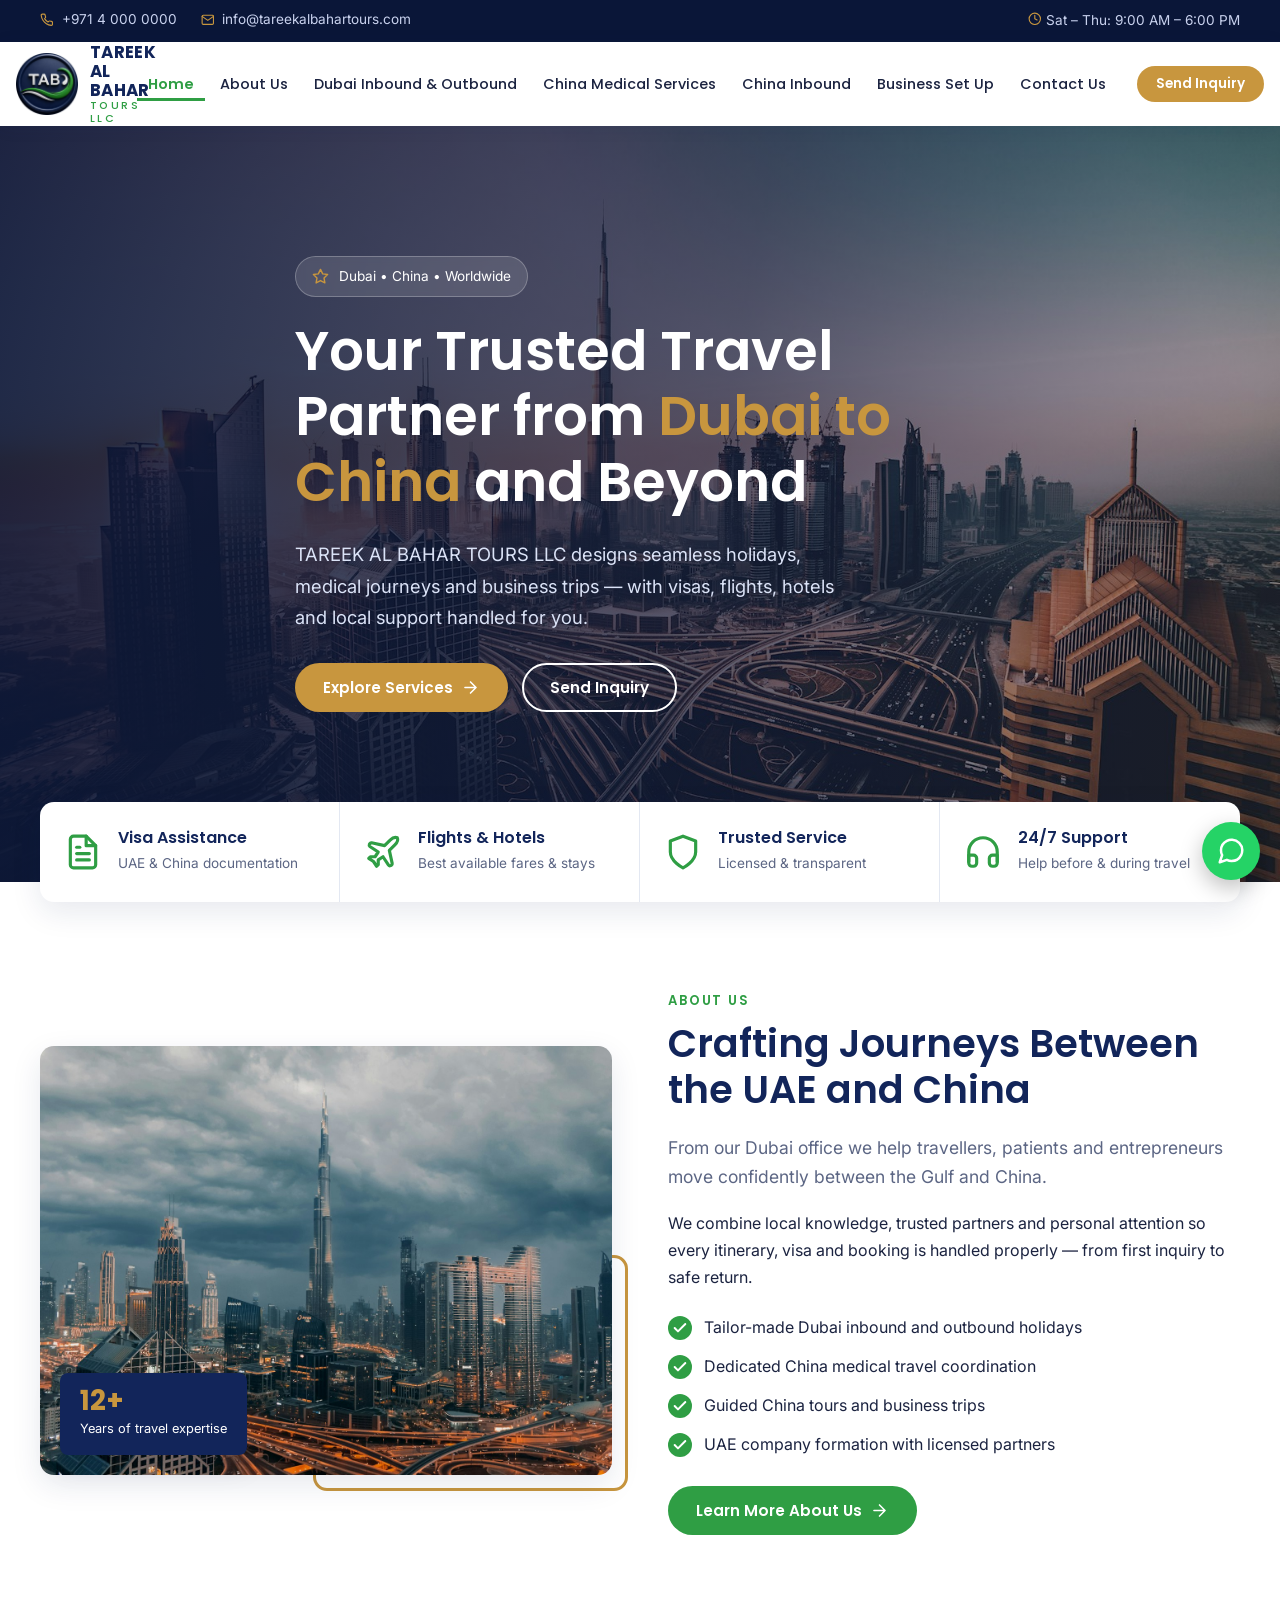
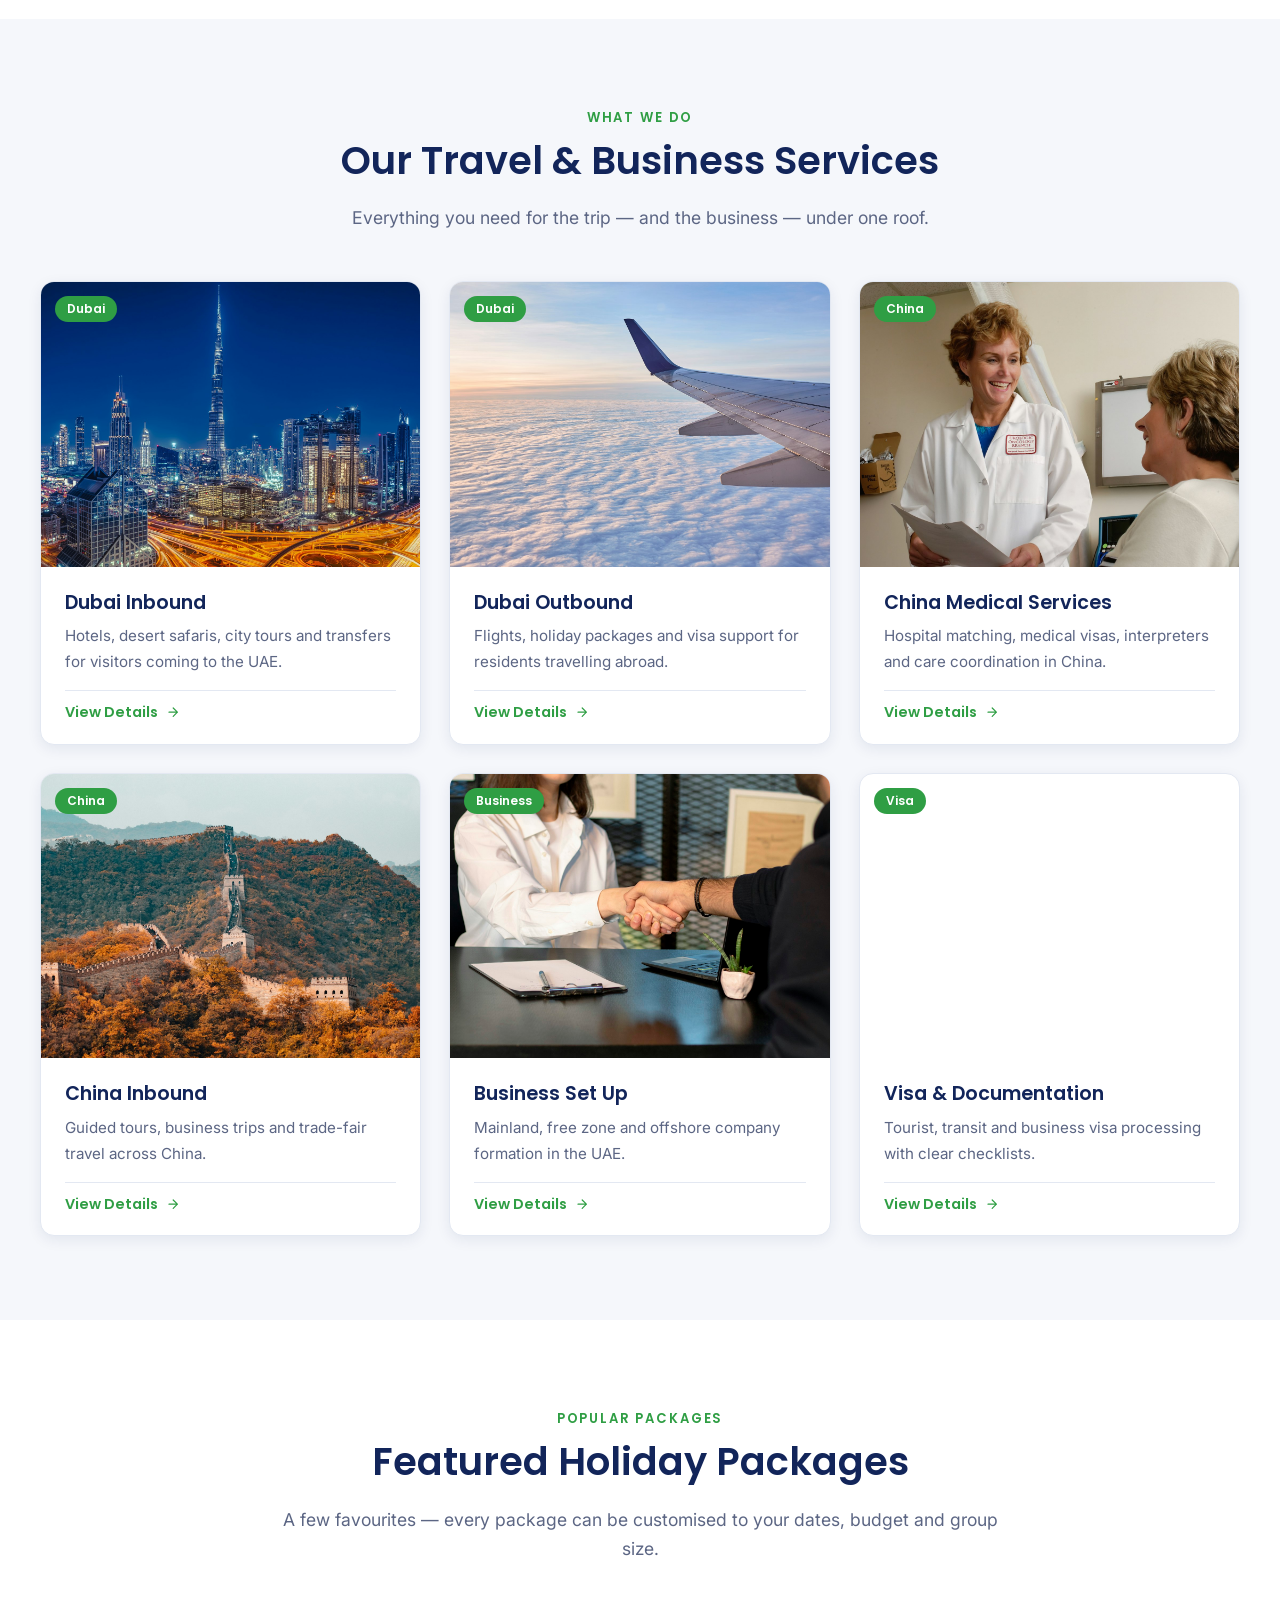
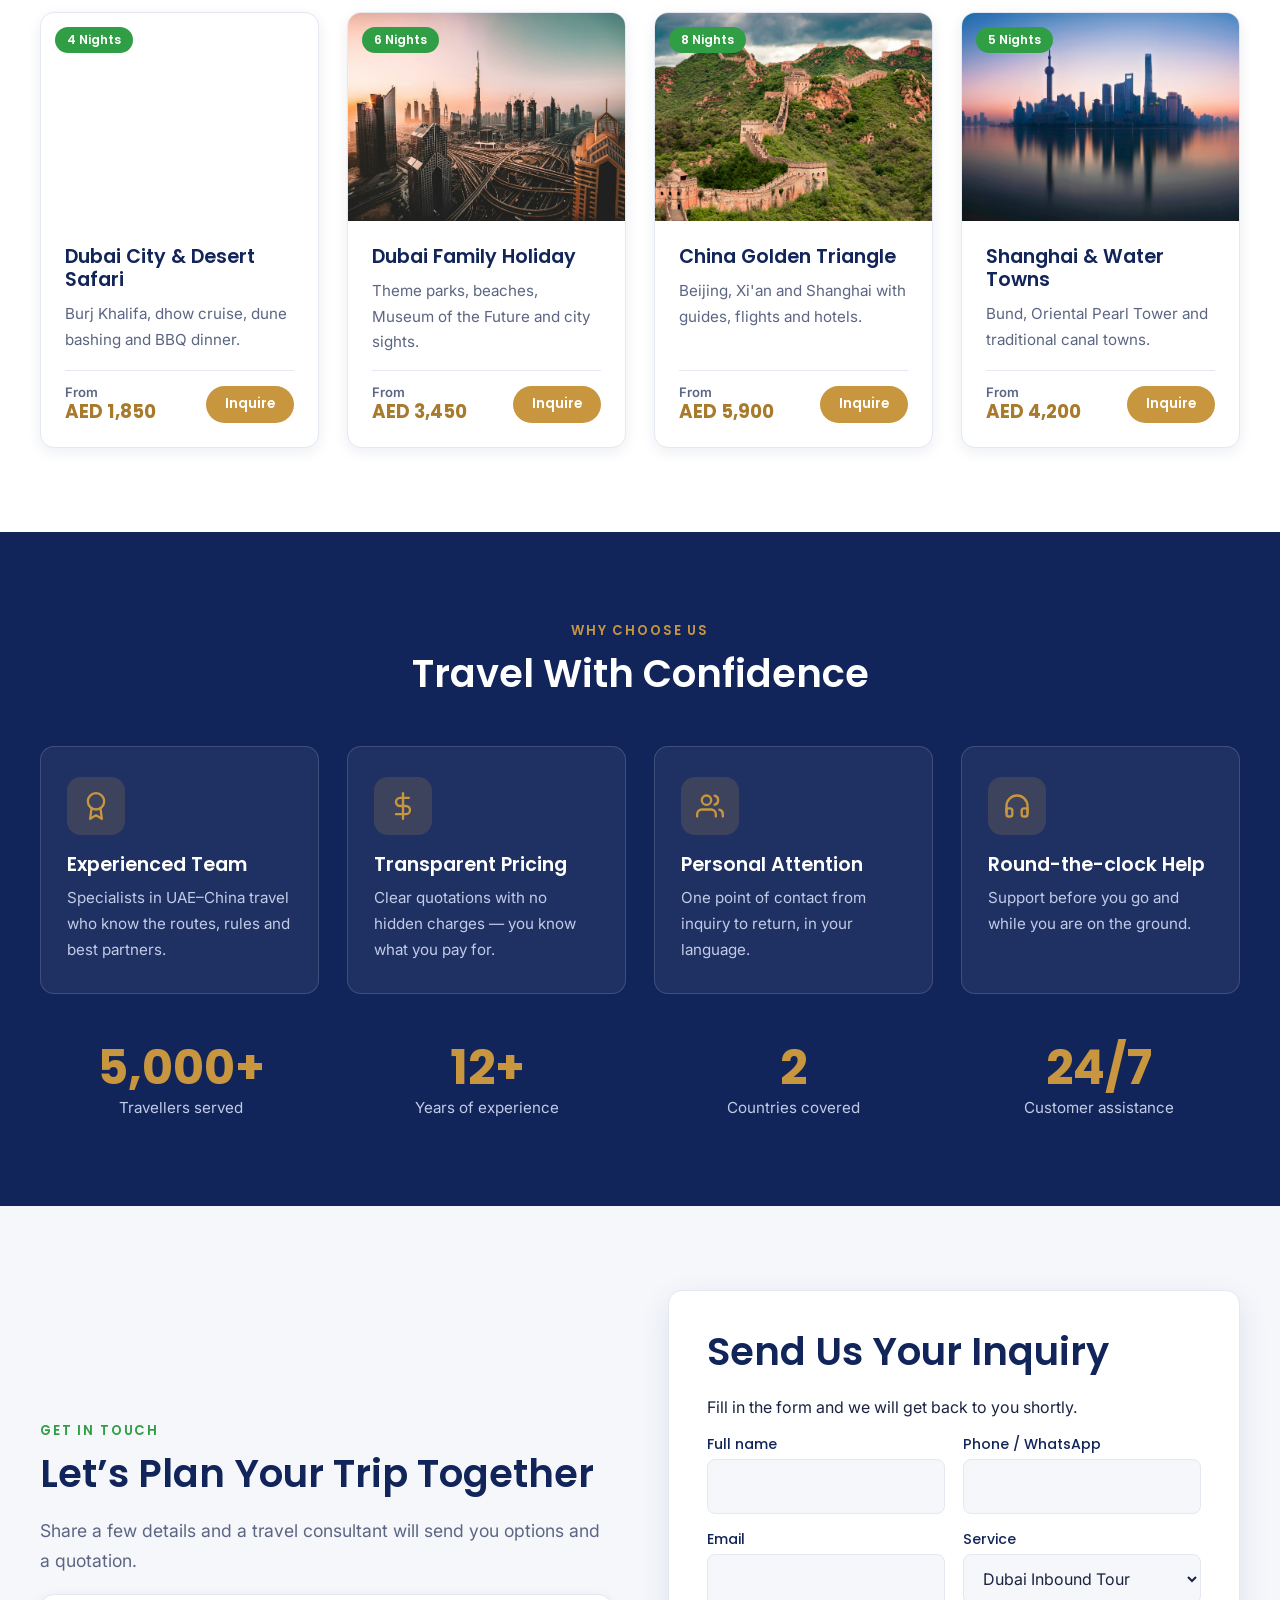
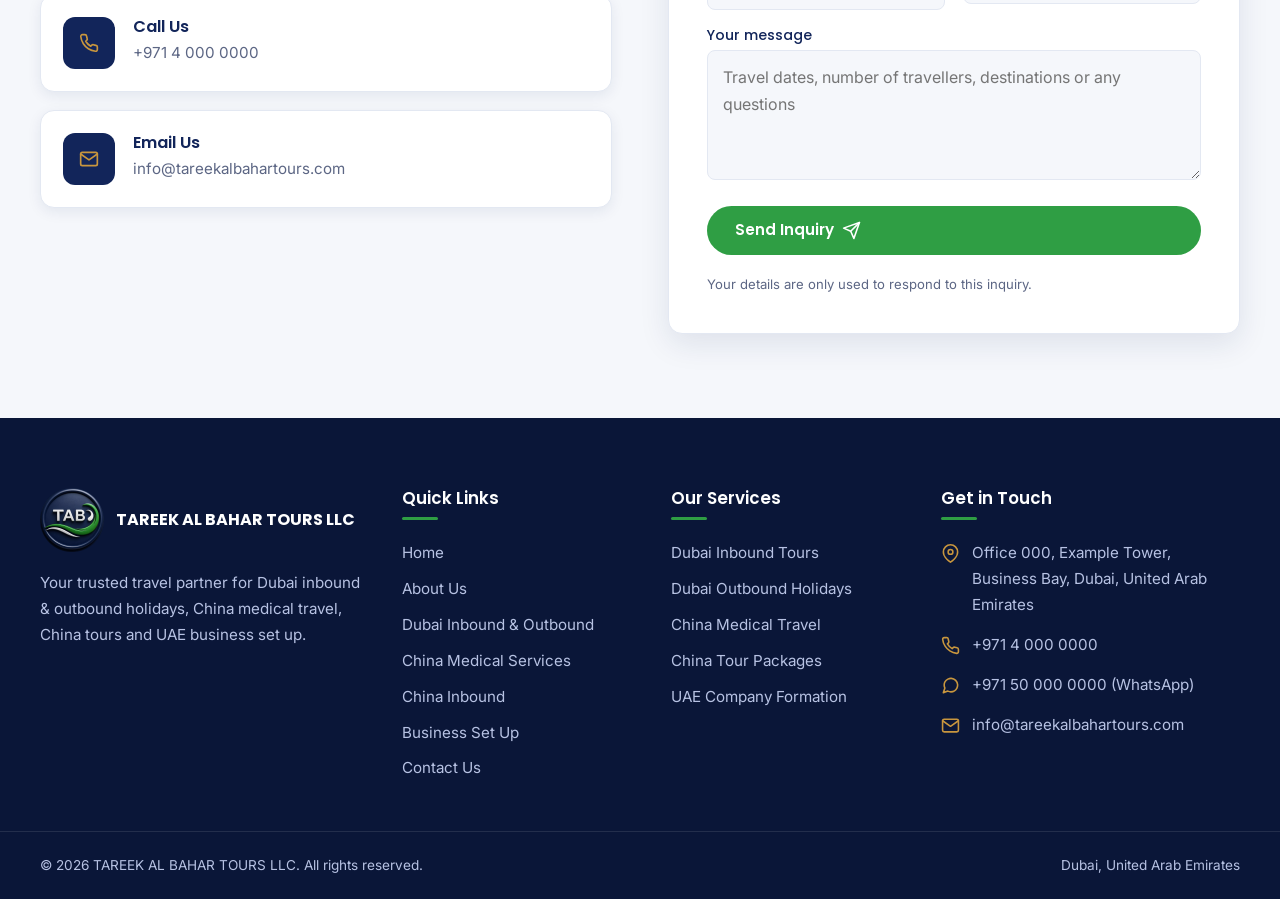
<file: index.html>
<!DOCTYPE html>
<html lang="en">
<head>
<meta charset="utf-8">
<meta name="viewport" content="width=device-width, initial-scale=1">
<title>TAREEK AL BAHAR TOURS LLC | Dubai &amp; China Travel Agency</title>
<meta name="description" content="TAREEK AL BAHAR TOURS LLC is a Dubai travel agency offering Dubai inbound & outbound holidays, China medical services, China tours and UAE business set up.">
<link rel="canonical" href="https://www.tareekalbahartours.com/">
<meta name="theme-color" content="#12255a">
<meta property="og:type" content="website">
<meta property="og:site_name" content="TAREEK AL BAHAR TOURS LLC">
<meta property="og:title" content="TAREEK AL BAHAR TOURS LLC | Dubai &amp; China Travel Agency">
<meta property="og:description" content="TAREEK AL BAHAR TOURS LLC is a Dubai travel agency offering Dubai inbound & outbound holidays, China medical services, China tours and UAE business set up.">
<meta property="og:url" content="https://www.tareekalbahartours.com/">
<meta property="og:image" content="https://www.tareekalbahartours.com/assets/img/hero-dubai.jpg">
<meta name="twitter:card" content="summary_large_image">
<link rel="icon" type="image/png" href="assets/img/favicon.png">
<link rel="apple-touch-icon" href="assets/img/apple-touch-icon.png">
<link rel="preconnect" href="https://fonts.googleapis.com">
<link rel="preconnect" href="https://fonts.gstatic.com" crossorigin>
<link href="https://fonts.googleapis.com/css2?family=Inter:wght@400;500;600&family=Poppins:wght@500;600;700&display=swap" rel="stylesheet">
<link rel="stylesheet" href="assets/css/style.css">
<script type="application/ld+json">
{
  "@context": "https://schema.org",
  "@type": "TravelAgency",
  "name": "TAREEK AL BAHAR TOURS LLC",
  "url": "https://www.tareekalbahartours.com/",
  "logo": "https://www.tareekalbahartours.com/assets/img/logo.png",
  "image": "https://www.tareekalbahartours.com/assets/img/hero-dubai.jpg",
  "telephone": "+971 4 000 0000",
  "email": "info@tareekalbahartours.com",
  "address": {"@type": "PostalAddress", "streetAddress": "Office 000, Example Tower, Business Bay", "addressLocality": "Dubai", "addressCountry": "AE"},
  "areaServed": ["AE", "CN"]
}
</script>
</head>
<body>
<svg xmlns="http://www.w3.org/2000/svg" style="display:none" aria-hidden="true"><symbol id="i-phone" viewBox="0 0 24 24"><path d="M22 16.92v3a2 2 0 0 1-2.18 2 19.79 19.79 0 0 1-8.63-3.07 19.5 19.5 0 0 1-6-6 19.79 19.79 0 0 1-3.07-8.67A2 2 0 0 1 4.11 2h3a2 2 0 0 1 2 1.72 12.84 12.84 0 0 0 .7 2.81 2 2 0 0 1-.45 2.11L8.09 9.91a16 16 0 0 0 6 6l1.27-1.27a2 2 0 0 1 2.11-.45 12.84 12.84 0 0 0 2.81.7A2 2 0 0 1 22 16.92z"/></symbol><symbol id="i-mail" viewBox="0 0 24 24"><path d="M4 4h16a2 2 0 0 1 2 2v12a2 2 0 0 1-2 2H4a2 2 0 0 1-2-2V6a2 2 0 0 1 2-2z"/><path d="M22 6l-10 7L2 6"/></symbol><symbol id="i-pin" viewBox="0 0 24 24"><path d="M21 10c0 7-9 13-9 13s-9-6-9-13a9 9 0 0 1 18 0z"/><circle cx="12" cy="10" r="3"/></symbol><symbol id="i-clock" viewBox="0 0 24 24"><circle cx="12" cy="12" r="10"/><path d="M12 6v6l4 2"/></symbol><symbol id="i-check" viewBox="0 0 24 24"><path d="M20 6L9 17l-5-5"/></symbol><symbol id="i-arrow" viewBox="0 0 24 24"><path d="M5 12h14M12 5l7 7-7 7"/></symbol><symbol id="i-globe" viewBox="0 0 24 24"><circle cx="12" cy="12" r="10"/><path d="M2 12h20"/><path d="M12 2a15.3 15.3 0 0 1 4 10 15.3 15.3 0 0 1-4 10 15.3 15.3 0 0 1-4-10 15.3 15.3 0 0 1 4-10z"/></symbol><symbol id="i-briefcase" viewBox="0 0 24 24"><rect x="2" y="7" width="20" height="14" rx="2"/><path d="M16 21V5a2 2 0 0 0-2-2h-4a2 2 0 0 0-2 2v16"/></symbol><symbol id="i-heart" viewBox="0 0 24 24"><path d="M20.84 4.61a5.5 5.5 0 0 0-7.78 0L12 5.67l-1.06-1.06a5.5 5.5 0 0 0-7.78 7.78l1.06 1.06L12 21.23l7.78-7.78 1.06-1.06a5.5 5.5 0 0 0 0-7.78z"/></symbol><symbol id="i-shield" viewBox="0 0 24 24"><path d="M12 22s8-4 8-10V5l-8-3-8 3v7c0 6 8 10 8 10z"/></symbol><symbol id="i-users" viewBox="0 0 24 24"><path d="M17 21v-2a4 4 0 0 0-4-4H5a4 4 0 0 0-4 4v2"/><circle cx="9" cy="7" r="4"/><path d="M23 21v-2a4 4 0 0 0-3-3.87"/><path d="M16 3.13a4 4 0 0 1 0 7.75"/></symbol><symbol id="i-star" viewBox="0 0 24 24"><polygon points="12 2 15.09 8.26 22 9.27 17 14.14 18.18 21.02 12 17.77 5.82 21.02 7 14.14 2 9.27 8.91 8.26 12 2"/></symbol><symbol id="i-file" viewBox="0 0 24 24"><path d="M14 2H6a2 2 0 0 0-2 2v16a2 2 0 0 0 2 2h12a2 2 0 0 0 2-2V8z"/><path d="M14 2v6h6"/><path d="M16 13H8"/><path d="M16 17H8"/><path d="M10 9H8"/></symbol><symbol id="i-send" viewBox="0 0 24 24"><path d="M22 2L11 13"/><path d="M22 2l-7 20-4-9-9-4 20-7z"/></symbol><symbol id="i-compass" viewBox="0 0 24 24"><circle cx="12" cy="12" r="10"/><polygon points="16.24 7.76 14.12 14.12 7.76 16.24 9.88 9.88 16.24 7.76"/></symbol><symbol id="i-home" viewBox="0 0 24 24"><path d="M3 9l9-7 9 7v11a2 2 0 0 1-2 2H5a2 2 0 0 1-2-2z"/><path d="M9 22V12h6v10"/></symbol><symbol id="i-nav" viewBox="0 0 24 24"><polygon points="3 11 22 2 13 21 11 13 3 11"/></symbol><symbol id="i-sun" viewBox="0 0 24 24"><circle cx="12" cy="12" r="5"/><path d="M12 1v2M12 21v2M4.22 4.22l1.42 1.42M18.36 18.36l1.42 1.42M1 12h2M21 12h2M4.22 19.78l1.42-1.42M18.36 5.64l1.42-1.42"/></symbol><symbol id="i-award" viewBox="0 0 24 24"><circle cx="12" cy="8" r="7"/><path d="M8.21 13.89L7 23l5-3 5 3-1.21-9.12"/></symbol><symbol id="i-headset" viewBox="0 0 24 24"><path d="M3 18v-6a9 9 0 0 1 18 0v6"/><path d="M21 19a2 2 0 0 1-2 2h-1a2 2 0 0 1-2-2v-3a2 2 0 0 1 2-2h3zM3 19a2 2 0 0 0 2 2h1a2 2 0 0 0 2-2v-3a2 2 0 0 0-2-2H3z"/></symbol><symbol id="i-dollar" viewBox="0 0 24 24"><path d="M12 1v22"/><path d="M17 5H9.5a3.5 3.5 0 0 0 0 7h5a3.5 3.5 0 0 1 0 7H6"/></symbol><symbol id="i-chat" viewBox="0 0 24 24"><path d="M21 11.5a8.38 8.38 0 0 1-.9 3.8 8.5 8.5 0 0 1-7.6 4.7 8.38 8.38 0 0 1-3.8-.9L3 21l1.9-5.7a8.38 8.38 0 0 1-.9-3.8 8.5 8.5 0 0 1 4.7-7.6 8.38 8.38 0 0 1 3.8-.9h.5a8.48 8.48 0 0 1 8 8v.5z"/></symbol><symbol id="i-menu" viewBox="0 0 24 24"><path d="M3 12h18M3 6h18M3 18h18"/></symbol><symbol id="i-building" viewBox="0 0 24 24"><rect x="4" y="2" width="16" height="20" rx="2"/><path d="M9 22v-4h6v4"/><path d="M8 6h.01M12 6h.01M16 6h.01M8 10h.01M12 10h.01M16 10h.01M8 14h.01M12 14h.01M16 14h.01"/></symbol><symbol id="i-clipboard" viewBox="0 0 24 24"><path d="M16 4h2a2 2 0 0 1 2 2v14a2 2 0 0 1-2 2H6a2 2 0 0 1-2-2V6a2 2 0 0 1 2-2h2"/><rect x="8" y="2" width="8" height="4" rx="1"/></symbol><symbol id="i-map" viewBox="0 0 24 24"><path d="M1 6v16l7-4 8 4 7-4V2l-7 4-8-4-7 4z"/><path d="M8 2v16"/><path d="M16 6v16"/></symbol><symbol id="i-calendar" viewBox="0 0 24 24"><rect x="3" y="4" width="18" height="18" rx="2"/><path d="M16 2v4M8 2v4M3 10h18"/></symbol><symbol id="i-plane" viewBox="0 0 24 24"><path d="M17.8 19.2L16 11l3.5-3.5C21 6 21.5 4 21 3c-1-.5-3 0-4.5 1.5L13 8 4.8 6.2c-.5-.1-.9.1-1.1.5l-.3.5c-.2.5-.1 1 .3 1.3L9 12l-2 3H4l-1 1 3 2 2 3 1-1v-3l3-2 3.5 5.3c.3.4.8.5 1.3.3l.5-.2c.4-.3.6-.7.5-1.2z"/></symbol><symbol id="i-stetho" viewBox="0 0 24 24"><path d="M4.8 2.3A.3.3 0 1 0 5 2H4a2 2 0 0 0-2 2v5a6 6 0 0 0 6 6 6 6 0 0 0 6-6V4a2 2 0 0 0-2-2h-1a.2.2 0 1 0 .3.3"/><path d="M8 15v1a6 6 0 0 0 6 6 6 6 0 0 0 6-6v-4"/><circle cx="20" cy="10" r="2"/></symbol><symbol id="i-translate" viewBox="0 0 24 24"><path d="M5 8l6 6"/><path d="M4 14l6-6 2-3"/><path d="M2 5h12"/><path d="M7 2h1"/><path d="M22 22l-5-10-5 10"/><path d="M14 18h6"/></symbol><symbol id="i-bed" viewBox="0 0 24 24"><path d="M2 4v16"/><path d="M2 8h18a2 2 0 0 1 2 2v10"/><path d="M2 17h20"/><path d="M6 8v9"/></symbol></svg>

<a class="skip-link" href="#main">Skip to content</a>
<div class="topbar">
  <div class="container topbar__inner">
    <ul class="topbar__list">
      <li><a href="tel:+97140000000"><svg class="icon" aria-hidden="true"><use href="#i-phone"/></svg> +971 4 000 0000</a></li>
      <li><a href="mailto:info@tareekalbahartours.com"><svg class="icon" aria-hidden="true"><use href="#i-mail"/></svg> info@tareekalbahartours.com</a></li>
    </ul>
    <ul class="topbar__list topbar__list--right">
      <li><svg class="icon" aria-hidden="true"><use href="#i-clock"/></svg> Sat – Thu: 9:00 AM – 6:00 PM</li>
    </ul>
  </div>
</div>
<header class="site-header">
  <div class="container site-header__inner">
    <a class="brand" href="./" aria-label="TAREEK AL BAHAR TOURS LLC – home">
      <img src="assets/img/logo.png" alt="TAREEK AL BAHAR TOURS logo" width="512" height="512">
      <span class="brand__name">TAREEK AL BAHAR<small>TOURS LLC</small></span>
    </a>
    <nav class="main-nav" id="main-nav" aria-label="Main navigation">
      <ul class="main-nav__list"><li><a href="./" aria-current="page">Home</a></li><li><a href="about-us/">About Us</a></li><li><a href="dubai-inbound-outbound/">Dubai Inbound &amp; Outbound</a></li><li><a href="china-medical-services/">China Medical Services</a></li><li><a href="china-inbound/">China Inbound</a></li><li><a href="business-setup/">Business Set Up</a></li><li><a href="contact-us/">Contact Us</a></li></ul>
    </nav>
    <div class="header-cta">
      <a class="btn btn--primary btn--sm" href="contact-us/">Send Inquiry</a>
      <button class="nav-toggle" type="button" aria-label="Toggle menu" aria-expanded="false" aria-controls="main-nav"><svg class="icon" aria-hidden="true"><use href="#i-menu"/></svg></button>
    </div>
  </div>
</header>
<main id="main">

<section class="hero bg-hero-dubai">
  <div class="container hero__content">
    <span class="hero__badge"><svg class="icon" aria-hidden="true"><use href="#i-star"/></svg> Dubai &bull; China &bull; Worldwide</span>
    <h1>Your Trusted Travel Partner from <span>Dubai to China</span> and Beyond</h1>
    <p>TAREEK AL BAHAR TOURS LLC designs seamless holidays, medical journeys and business trips — with visas, flights, hotels and local support handled for you.</p>
    <div class="hero__actions">
      <a class="btn btn--primary" href="#services">Explore Services <svg class="icon" aria-hidden="true"><use href="#i-arrow"/></svg></a>
      <a class="btn btn--outline" href="contact-us/">Send Inquiry</a>
    </div>
  </div>
</section>

<section class="quick-strip" aria-label="Highlights">
  <div class="container">
    <div class="quick-strip__grid">
      <div class="quick-strip__item"><svg class="icon" aria-hidden="true"><use href="#i-file"/></svg><div><strong>Visa Assistance</strong><span>UAE &amp; China documentation</span></div></div>
      <div class="quick-strip__item"><svg class="icon" aria-hidden="true"><use href="#i-plane"/></svg><div><strong>Flights &amp; Hotels</strong><span>Best available fares &amp; stays</span></div></div>
      <div class="quick-strip__item"><svg class="icon" aria-hidden="true"><use href="#i-shield"/></svg><div><strong>Trusted Service</strong><span>Licensed &amp; transparent</span></div></div>
      <div class="quick-strip__item"><svg class="icon" aria-hidden="true"><use href="#i-headset"/></svg><div><strong>24/7 Support</strong><span>Help before &amp; during travel</span></div></div>
    </div>
  </div>
</section>

<section class="section" aria-labelledby="about-title">
  <div class="container split">
    <div class="split__media">
      <img src="assets/img/dubai-skyline.jpg" alt="Downtown Dubai skyline with Burj Khalifa" width="1600" height="1040" loading="lazy" decoding="async">
      <div class="split__badge"><strong>12+</strong><span>Years of travel expertise</span></div>
    </div>
    <div>
      <span class="eyebrow">About Us</span>
      <h2 id="about-title">Crafting Journeys Between the UAE and China</h2>
      <p class="lead">From our Dubai office we help travellers, patients and entrepreneurs move confidently between the Gulf and China.</p>
      <p>We combine local knowledge, trusted partners and personal attention so every itinerary, visa and booking is handled properly — from first inquiry to safe return.</p>
      <ul class="check-list "><li><svg class="icon" aria-hidden="true"><use href="#i-check"/></svg> <span>Tailor-made Dubai inbound and outbound holidays</span></li><li><svg class="icon" aria-hidden="true"><use href="#i-check"/></svg> <span>Dedicated China medical travel coordination</span></li><li><svg class="icon" aria-hidden="true"><use href="#i-check"/></svg> <span>Guided China tours and business trips</span></li><li><svg class="icon" aria-hidden="true"><use href="#i-check"/></svg> <span>UAE company formation with licensed partners</span></li></ul>
      <a class="btn btn--green" href="about-us/">Learn More About Us <svg class="icon" aria-hidden="true"><use href="#i-arrow"/></svg></a>
    </div>
  </div>
</section>

<section class="section section--alt" id="services" aria-labelledby="services-title">
  <div class="container">
    <div class="section-head"><span class="eyebrow">What We Do</span><h2 id="services-title">Our Travel &amp; Business Services</h2><p class="lead">Everything you need for the trip — and the business — under one roof.</p></div>
    <div class="grid grid--3">
      <article class="card"><div class="card__media"><img src="assets/img/dubai-night.jpg" alt="Dubai skyline at night" width="1600" height="1067" loading="lazy" decoding="async"><span class="card__tag">Dubai</span></div><div class="card__body"><h3>Dubai Inbound</h3><p>Hotels, desert safaris, city tours and transfers for visitors coming to the UAE.</p><div class="card__foot"><a class="card__link" href="dubai-inbound-outbound/#inbound">View Details <svg class="icon" aria-hidden="true"><use href="#i-arrow"/></svg></a></div></div></article>
      <article class="card"><div class="card__media"><img src="assets/img/travel-flight.jpg" alt="Aeroplane wing above the clouds" width="1600" height="1067" loading="lazy" decoding="async"><span class="card__tag">Dubai</span></div><div class="card__body"><h3>Dubai Outbound</h3><p>Flights, holiday packages and visa support for residents travelling abroad.</p><div class="card__foot"><a class="card__link" href="dubai-inbound-outbound/#outbound">View Details <svg class="icon" aria-hidden="true"><use href="#i-arrow"/></svg></a></div></div></article>
      <article class="card"><div class="card__media"><img src="assets/img/medical-consult.jpg" alt="Doctor consulting a patient" width="1600" height="1043" loading="lazy" decoding="async"><span class="card__tag">China</span></div><div class="card__body"><h3>China Medical Services</h3><p>Hospital matching, medical visas, interpreters and care coordination in China.</p><div class="card__foot"><a class="card__link" href="china-medical-services/">View Details <svg class="icon" aria-hidden="true"><use href="#i-arrow"/></svg></a></div></div></article>
      <article class="card"><div class="card__media"><img src="assets/img/china-wall.jpg" alt="Great Wall of China" width="1600" height="1067" loading="lazy" decoding="async"><span class="card__tag">China</span></div><div class="card__body"><h3>China Inbound</h3><p>Guided tours, business trips and trade-fair travel across China.</p><div class="card__foot"><a class="card__link" href="china-inbound/">View Details <svg class="icon" aria-hidden="true"><use href="#i-arrow"/></svg></a></div></div></article>
      <article class="card"><div class="card__media"><img src="assets/img/business-handshake.jpg" alt="Business partners shaking hands" width="1600" height="1066" loading="lazy" decoding="async"><span class="card__tag">Business</span></div><div class="card__body"><h3>Business Set Up</h3><p>Mainland, free zone and offshore company formation in the UAE.</p><div class="card__foot"><a class="card__link" href="business-setup/">View Details <svg class="icon" aria-hidden="true"><use href="#i-arrow"/></svg></a></div></div></article>
      <article class="card"><div class="card__media"><img src="assets/img/dubai-desert.jpg" alt="Camels resting in the Dubai desert" width="1600" height="1210" loading="lazy" decoding="async"><span class="card__tag">Visa</span></div><div class="card__body"><h3>Visa &amp; Documentation</h3><p>Tourist, transit and business visa processing with clear checklists.</p><div class="card__foot"><a class="card__link" href="dubai-inbound-outbound/#visas">View Details <svg class="icon" aria-hidden="true"><use href="#i-arrow"/></svg></a></div></div></article>
    </div>
  </div>
</section>

<section class="section" aria-labelledby="packages-title">
  <div class="container">
    <div class="section-head"><span class="eyebrow">Popular Packages</span><h2 id="packages-title">Featured Holiday Packages</h2><p class="lead">A few favourites — every package can be customised to your dates, budget and group size.</p></div>
    <div class="grid grid--4">
      <article class="card"><div class="card__media"><img src="assets/img/dubai-safari.jpg" alt="Desert safari vehicles on the dunes" width="1600" height="1067" loading="lazy" decoding="async"><span class="card__tag">4 Nights</span></div><div class="card__body"><h3>Dubai City &amp; Desert Safari</h3><p>Burj Khalifa, dhow cruise, dune bashing and BBQ dinner.</p><div class="card__foot"><span class="card__price">From<strong>AED 1,850</strong></span><a class="btn btn--primary btn--sm" href="contact-us/">Inquire</a></div></div></article>
      <article class="card"><div class="card__media"><img src="assets/img/hero-dubai.jpg" alt="Burj Khalifa and Dubai highways" width="1600" height="1067" loading="lazy" decoding="async"><span class="card__tag">6 Nights</span></div><div class="card__body"><h3>Dubai Family Holiday</h3><p>Theme parks, beaches, Museum of the Future and city sights.</p><div class="card__foot"><span class="card__price">From<strong>AED 3,450</strong></span><a class="btn btn--primary btn--sm" href="contact-us/">Inquire</a></div></div></article>
      <article class="card"><div class="card__media"><img src="assets/img/china-wall-green.jpg" alt="Great Wall winding over green mountains" width="1600" height="1067" loading="lazy" decoding="async"><span class="card__tag">8 Nights</span></div><div class="card__body"><h3>China Golden Triangle</h3><p>Beijing, Xi'an and Shanghai with guides, flights and hotels.</p><div class="card__foot"><span class="card__price">From<strong>AED 5,900</strong></span><a class="btn btn--primary btn--sm" href="contact-us/">Inquire</a></div></div></article>
      <article class="card"><div class="card__media"><img src="assets/img/china-shanghai.jpg" alt="Shanghai skyline reflecting in the river" width="1600" height="917" loading="lazy" decoding="async"><span class="card__tag">5 Nights</span></div><div class="card__body"><h3>Shanghai &amp; Water Towns</h3><p>Bund, Oriental Pearl Tower and traditional canal towns.</p><div class="card__foot"><span class="card__price">From<strong>AED 4,200</strong></span><a class="btn btn--primary btn--sm" href="contact-us/">Inquire</a></div></div></article>
    </div>
  </div>
</section>

<section class="section section--navy" aria-labelledby="why-title">
  <div class="container">
    <div class="section-head"><span class="eyebrow">Why Choose Us</span><h2 id="why-title">Travel With Confidence</h2></div>
    <div class="grid grid--4"><div class="icon-box"><div class="icon-box__icon"><svg class="icon" aria-hidden="true"><use href="#i-award"/></svg></div><h3>Experienced Team</h3><p>Specialists in UAE–China travel who know the routes, rules and best partners.</p></div><div class="icon-box"><div class="icon-box__icon"><svg class="icon" aria-hidden="true"><use href="#i-dollar"/></svg></div><h3>Transparent Pricing</h3><p>Clear quotations with no hidden charges — you know what you pay for.</p></div><div class="icon-box"><div class="icon-box__icon"><svg class="icon" aria-hidden="true"><use href="#i-users"/></svg></div><h3>Personal Attention</h3><p>One point of contact from inquiry to return, in your language.</p></div><div class="icon-box"><div class="icon-box__icon"><svg class="icon" aria-hidden="true"><use href="#i-headset"/></svg></div><h3>Round-the-clock Help</h3><p>Support before you go and while you are on the ground.</p></div></div>
    <div class="section-gap"></div>
    <div class="stats"><div class="stats__item"><strong>5,000+</strong><span>Travellers served</span></div><div class="stats__item"><strong>12+</strong><span>Years of experience</span></div><div class="stats__item"><strong>2</strong><span>Countries covered</span></div><div class="stats__item"><strong>24/7</strong><span>Customer assistance</span></div></div>
  </div>
</section>

<section class="section section--alt" aria-labelledby="enquiry-title">
  <div class="container split">
    <div>
      <span class="eyebrow">Get in Touch</span>
      <h2 id="enquiry-title">Let&rsquo;s Plan Your Trip Together</h2>
      <p class="lead">Share a few details and a travel consultant will send you options and a quotation.</p>
      <div class="contact-cards">
        <div class="contact-card"><div class="contact-card__icon"><svg class="icon" aria-hidden="true"><use href="#i-phone"/></svg></div><div><h3>Call Us</h3><a href="tel:+97140000000">+971 4 000 0000</a></div></div>
        <div class="contact-card"><div class="contact-card__icon"><svg class="icon" aria-hidden="true"><use href="#i-mail"/></svg></div><div><h3>Email Us</h3><a href="mailto:info@tareekalbahartours.com">info@tareekalbahartours.com</a></div></div>
      </div>
    </div>
    
<div class="form-card">
  <h2>Send Us Your Inquiry</h2>
  <p>Fill in the form and we will get back to you shortly.</p>
  <form class="form" data-enquiry data-whatsapp="971500000000" action="#" method="post">
    <div class="form__row">
      <div><label for="f-name">Full name</label><input id="f-name" name="Name" type="text" autocomplete="name" required></div>
      <div><label for="f-phone">Phone / WhatsApp</label><input id="f-phone" name="Phone" type="tel" autocomplete="tel" required></div>
    </div>
    <div class="form__row">
      <div><label for="f-email">Email</label><input id="f-email" name="Email" type="email" autocomplete="email" required></div>
      <div><label for="f-service">Service</label><select id="f-service" name="Service"><option>Dubai Inbound Tour</option><option>Dubai Outbound Holiday</option><option>UAE / Other Visa</option><option>China Medical Services</option><option>China Inbound Tour</option><option>Business Set Up</option><option>Other</option></select></div>
    </div>
    <div><label for="f-msg">Your message</label><textarea id="f-msg" name="Message" placeholder="Travel dates, number of travellers, destinations or any questions"></textarea></div>
    <button class="btn btn--green" type="submit">Send Inquiry <svg class="icon" aria-hidden="true"><use href="#i-send"/></svg></button>
    <p class="form__status" role="status">Thank you! Your inquiry is opening in WhatsApp — press send to reach our team.</p>
    <p class="form__note">Your details are only used to respond to this inquiry.</p>
  </form>
</div>
  </div>
</section>

</main>

<footer class="site-footer">
  <div class="container footer-grid">
    <div>
      <div class="footer-brand">
        <img src="assets/img/logo.png" alt="TAREEK AL BAHAR TOURS logo" width="512" height="512" loading="lazy">
        <span>TAREEK AL BAHAR TOURS LLC</span>
      </div>
      <p>Your trusted travel partner for Dubai inbound &amp; outbound holidays, China medical travel, China tours and UAE business set up.</p>
    </div>
    <div>
      <h3>Quick Links</h3>
      <ul class="footer-links"><li><a href="./">Home</a></li><li><a href="about-us/">About Us</a></li><li><a href="dubai-inbound-outbound/">Dubai Inbound &amp; Outbound</a></li><li><a href="china-medical-services/">China Medical Services</a></li><li><a href="china-inbound/">China Inbound</a></li><li><a href="business-setup/">Business Set Up</a></li><li><a href="contact-us/">Contact Us</a></li></ul>
    </div>
    <div>
      <h3>Our Services</h3>
      <ul class="footer-links">
        <li><a href="dubai-inbound-outbound/#inbound">Dubai Inbound Tours</a></li>
        <li><a href="dubai-inbound-outbound/#outbound">Dubai Outbound Holidays</a></li>
        <li><a href="china-medical-services/">China Medical Travel</a></li>
        <li><a href="china-inbound/">China Tour Packages</a></li>
        <li><a href="business-setup/">UAE Company Formation</a></li>
      </ul>
    </div>
    <div>
      <h3>Get in Touch</h3>
      <ul class="footer-contact">
        <li><svg class="icon" aria-hidden="true"><use href="#i-pin"/></svg> <span>Office 000, Example Tower, Business Bay, Dubai, United Arab Emirates</span></li>
        <li><svg class="icon" aria-hidden="true"><use href="#i-phone"/></svg> <a href="tel:+97140000000">+971 4 000 0000</a></li>
        <li><svg class="icon" aria-hidden="true"><use href="#i-chat"/></svg> <a href="https://wa.me/971500000000" rel="noopener">+971 50 000 0000 (WhatsApp)</a></li>
        <li><svg class="icon" aria-hidden="true"><use href="#i-mail"/></svg> <a href="mailto:info@tareekalbahartours.com">info@tareekalbahartours.com</a></li>
      </ul>
    </div>
  </div>
  <div class="footer-bottom">
    <div class="container footer-bottom__inner">
      <span>&copy; 2026 TAREEK AL BAHAR TOURS LLC. All rights reserved.</span>
      <span>Dubai, United Arab Emirates</span>
    </div>
  </div>
</footer>
<a class="whatsapp-float" href="https://wa.me/971500000000" rel="noopener" aria-label="Chat with us on WhatsApp"><svg class="icon" aria-hidden="true"><use href="#i-chat"/></svg></a>
<script src="assets/js/main.js" defer></script>
</body>
</html>
</file>
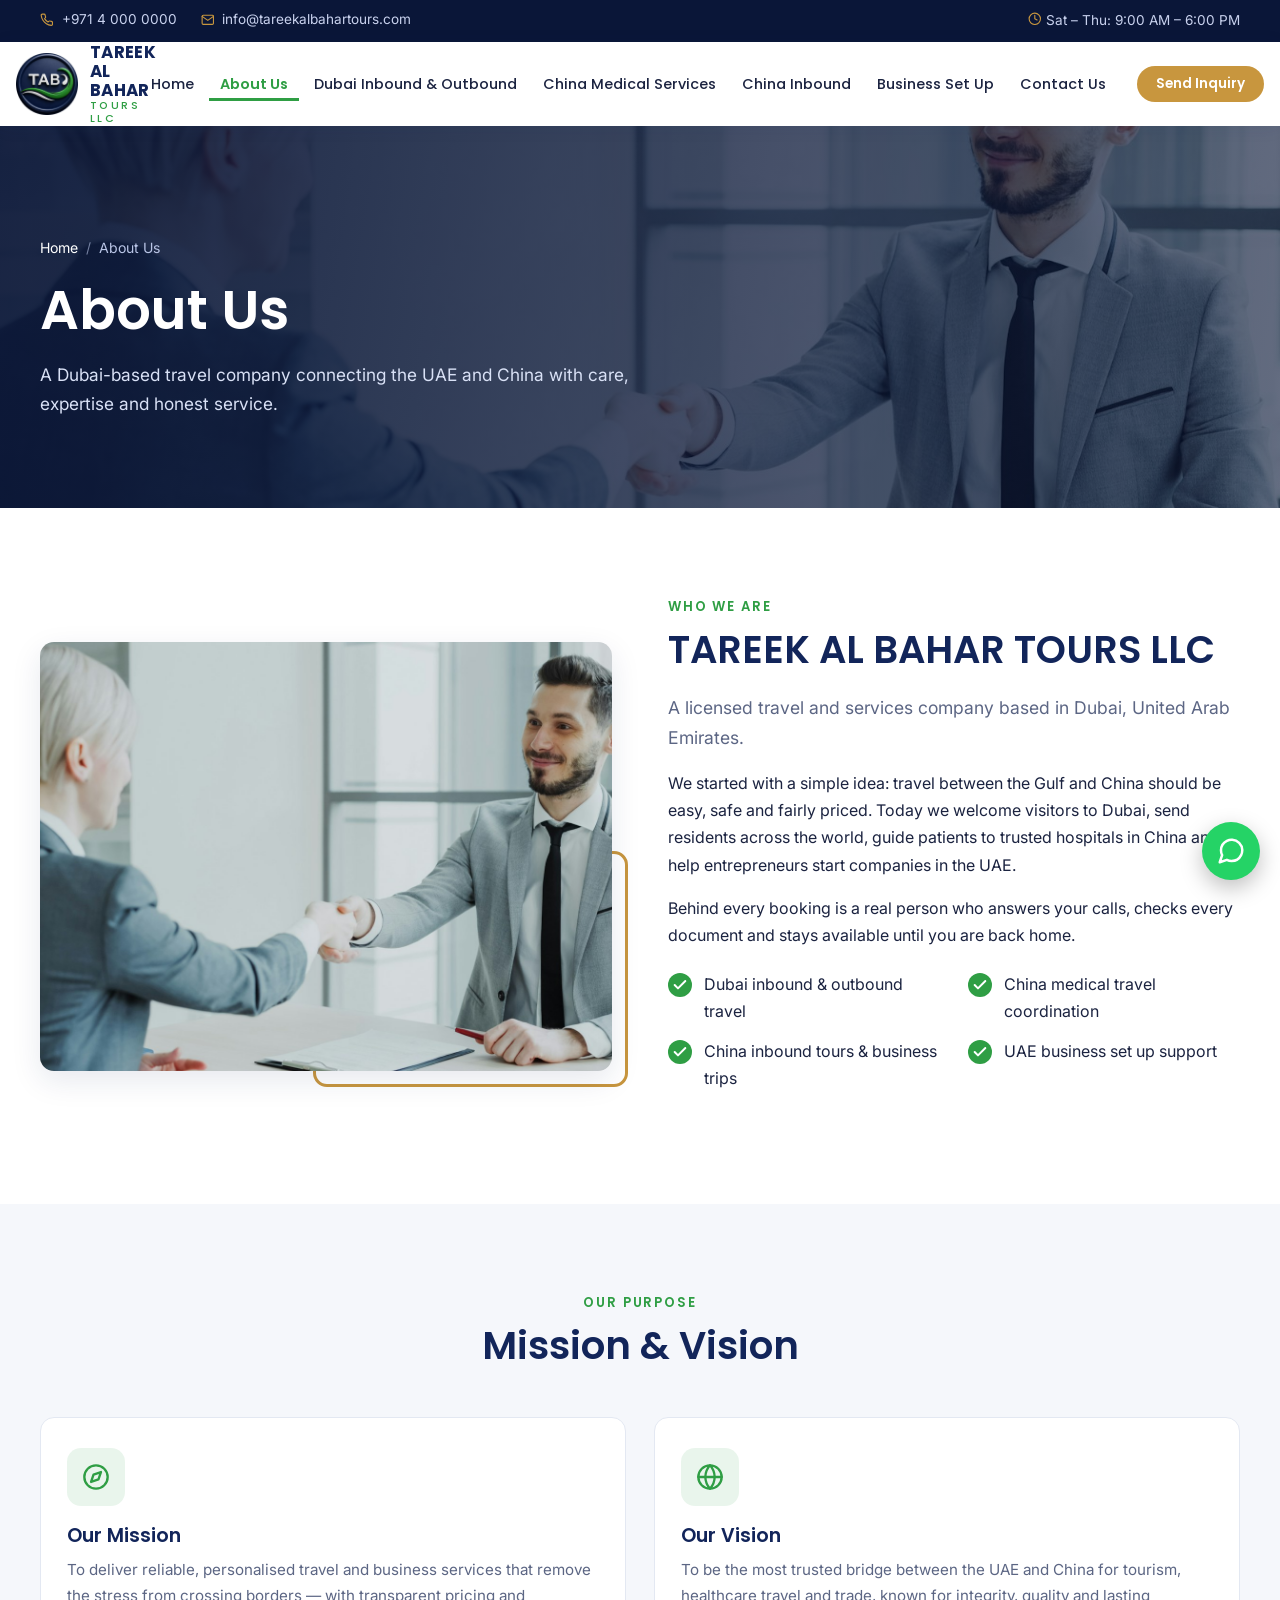
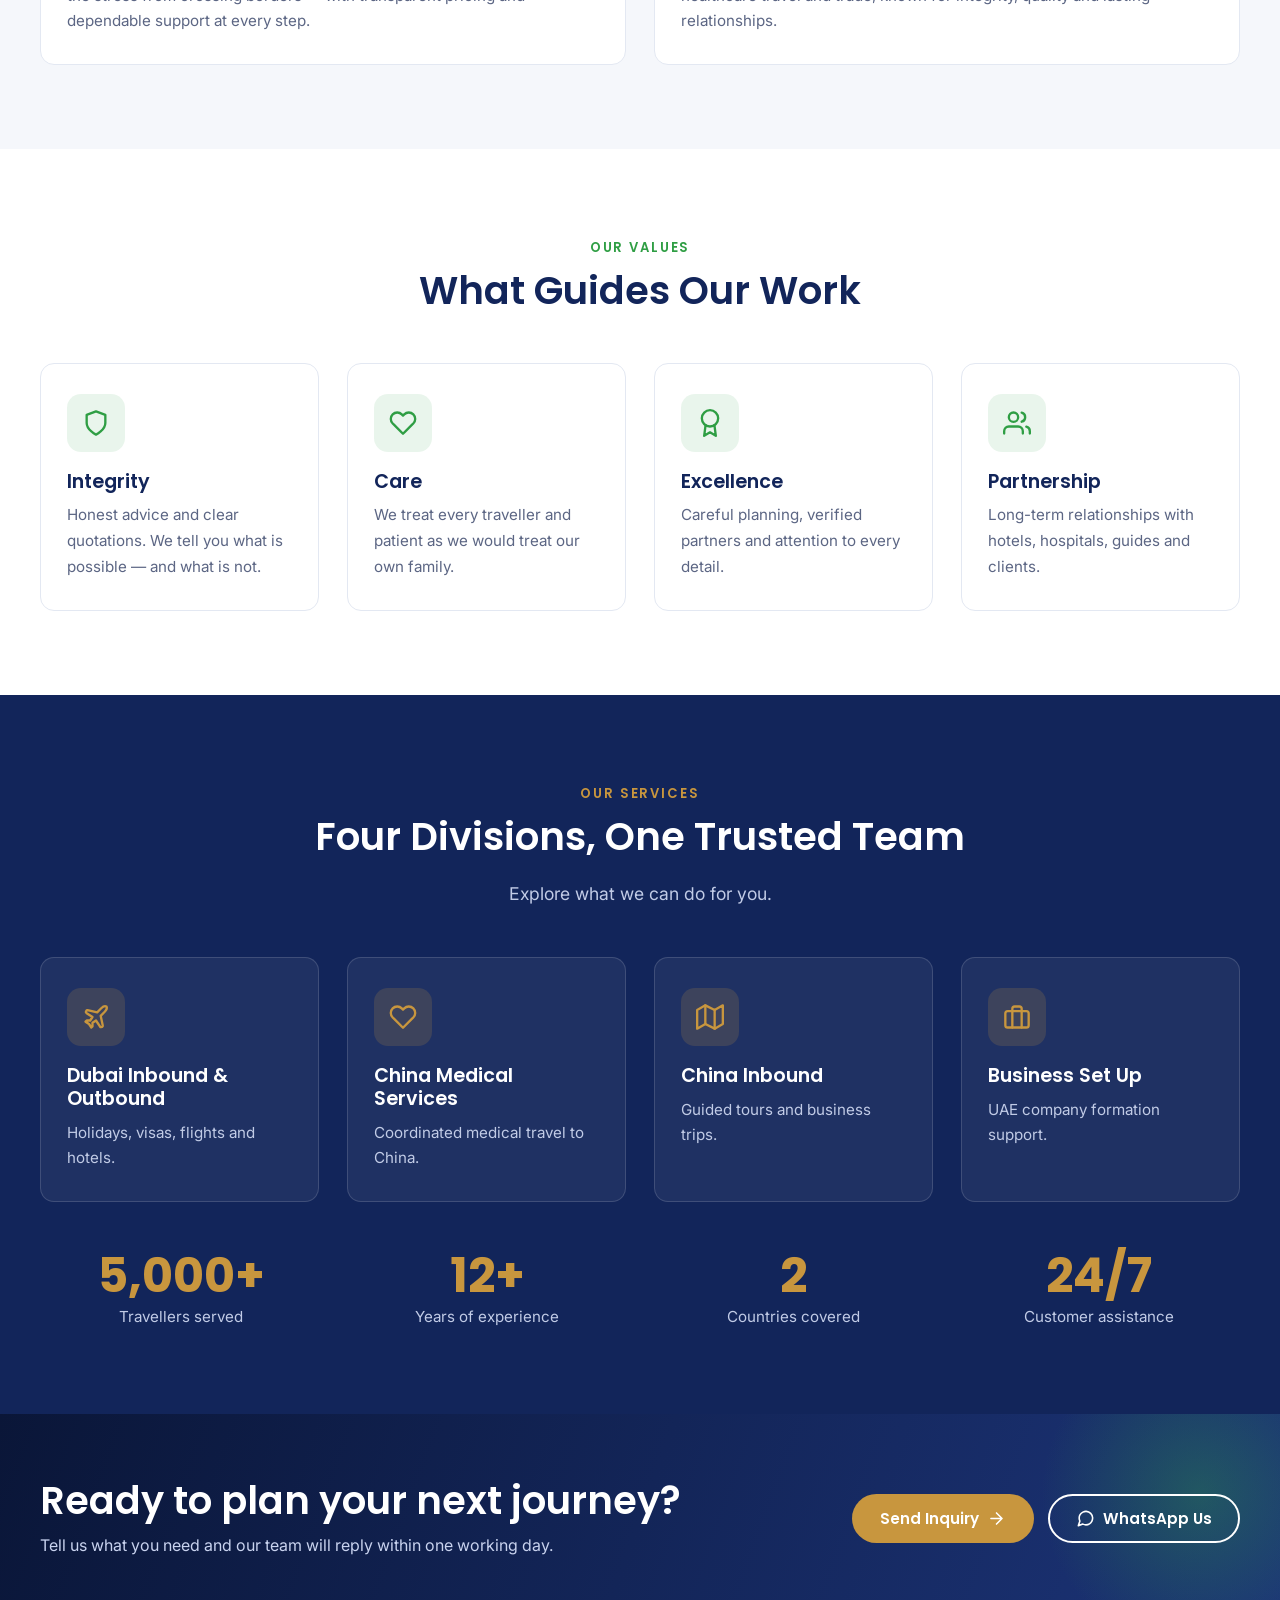
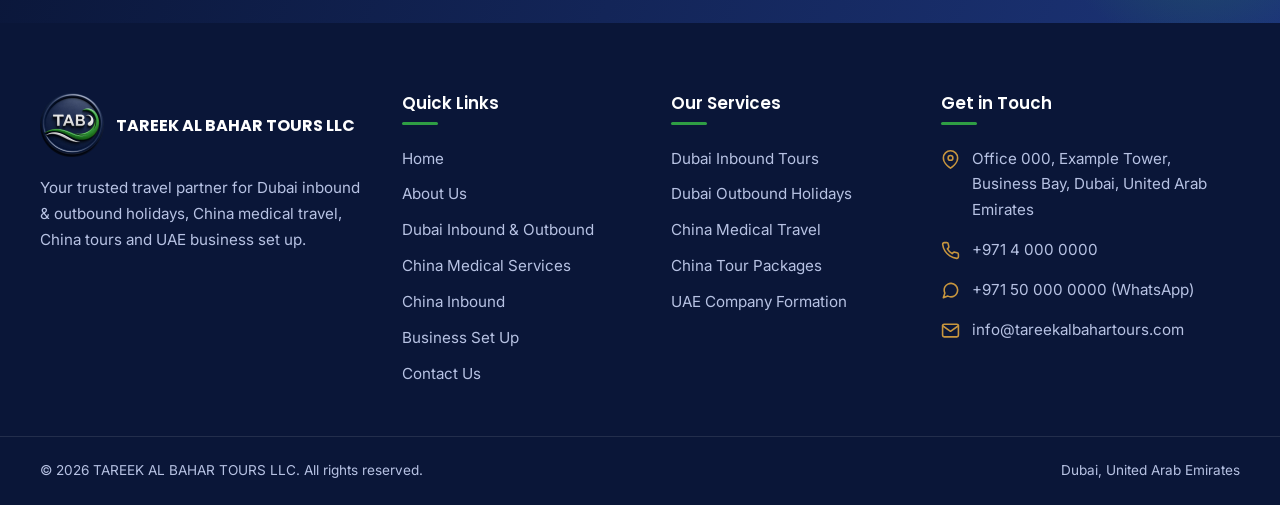
<file: about-us/index.html>
<!DOCTYPE html>
<html lang="en">
<head>
<meta charset="utf-8">
<meta name="viewport" content="width=device-width, initial-scale=1">
<title>About Us | TAREEK AL BAHAR TOURS LLC Dubai</title>
<meta name="description" content="Learn about TAREEK AL BAHAR TOURS LLC, a Dubai travel company connecting the UAE and China through tours, medical travel and business set up services.">
<link rel="canonical" href="https://www.tareekalbahartours.com/about-us/">
<meta name="theme-color" content="#12255a">
<meta property="og:type" content="website">
<meta property="og:site_name" content="TAREEK AL BAHAR TOURS LLC">
<meta property="og:title" content="About Us | TAREEK AL BAHAR TOURS LLC Dubai">
<meta property="og:description" content="Learn about TAREEK AL BAHAR TOURS LLC, a Dubai travel company connecting the UAE and China through tours, medical travel and business set up services.">
<meta property="og:url" content="https://www.tareekalbahartours.com/about-us/">
<meta property="og:image" content="https://www.tareekalbahartours.com/assets/img/business-meeting.jpg">
<meta name="twitter:card" content="summary_large_image">
<link rel="icon" type="image/png" href="../assets/img/favicon.png">
<link rel="apple-touch-icon" href="../assets/img/apple-touch-icon.png">
<link rel="preconnect" href="https://fonts.googleapis.com">
<link rel="preconnect" href="https://fonts.gstatic.com" crossorigin>
<link href="https://fonts.googleapis.com/css2?family=Inter:wght@400;500;600&family=Poppins:wght@500;600;700&display=swap" rel="stylesheet">
<link rel="stylesheet" href="../assets/css/style.css">
<script type="application/ld+json">
{
  "@context": "https://schema.org",
  "@type": "BreadcrumbList",
  "itemListElement": [
    {"@type": "ListItem", "position": 1, "name": "Home", "item": "https://www.tareekalbahartours.com/"},
    {"@type": "ListItem", "position": 2, "name": "About Us", "item": "https://www.tareekalbahartours.com/about-us/"}
  ]
}
</script>
</head>
<body>
<svg xmlns="http://www.w3.org/2000/svg" style="display:none" aria-hidden="true"><symbol id="i-phone" viewBox="0 0 24 24"><path d="M22 16.92v3a2 2 0 0 1-2.18 2 19.79 19.79 0 0 1-8.63-3.07 19.5 19.5 0 0 1-6-6 19.79 19.79 0 0 1-3.07-8.67A2 2 0 0 1 4.11 2h3a2 2 0 0 1 2 1.72 12.84 12.84 0 0 0 .7 2.81 2 2 0 0 1-.45 2.11L8.09 9.91a16 16 0 0 0 6 6l1.27-1.27a2 2 0 0 1 2.11-.45 12.84 12.84 0 0 0 2.81.7A2 2 0 0 1 22 16.92z"/></symbol><symbol id="i-mail" viewBox="0 0 24 24"><path d="M4 4h16a2 2 0 0 1 2 2v12a2 2 0 0 1-2 2H4a2 2 0 0 1-2-2V6a2 2 0 0 1 2-2z"/><path d="M22 6l-10 7L2 6"/></symbol><symbol id="i-pin" viewBox="0 0 24 24"><path d="M21 10c0 7-9 13-9 13s-9-6-9-13a9 9 0 0 1 18 0z"/><circle cx="12" cy="10" r="3"/></symbol><symbol id="i-clock" viewBox="0 0 24 24"><circle cx="12" cy="12" r="10"/><path d="M12 6v6l4 2"/></symbol><symbol id="i-check" viewBox="0 0 24 24"><path d="M20 6L9 17l-5-5"/></symbol><symbol id="i-arrow" viewBox="0 0 24 24"><path d="M5 12h14M12 5l7 7-7 7"/></symbol><symbol id="i-globe" viewBox="0 0 24 24"><circle cx="12" cy="12" r="10"/><path d="M2 12h20"/><path d="M12 2a15.3 15.3 0 0 1 4 10 15.3 15.3 0 0 1-4 10 15.3 15.3 0 0 1-4-10 15.3 15.3 0 0 1 4-10z"/></symbol><symbol id="i-briefcase" viewBox="0 0 24 24"><rect x="2" y="7" width="20" height="14" rx="2"/><path d="M16 21V5a2 2 0 0 0-2-2h-4a2 2 0 0 0-2 2v16"/></symbol><symbol id="i-heart" viewBox="0 0 24 24"><path d="M20.84 4.61a5.5 5.5 0 0 0-7.78 0L12 5.67l-1.06-1.06a5.5 5.5 0 0 0-7.78 7.78l1.06 1.06L12 21.23l7.78-7.78 1.06-1.06a5.5 5.5 0 0 0 0-7.78z"/></symbol><symbol id="i-shield" viewBox="0 0 24 24"><path d="M12 22s8-4 8-10V5l-8-3-8 3v7c0 6 8 10 8 10z"/></symbol><symbol id="i-users" viewBox="0 0 24 24"><path d="M17 21v-2a4 4 0 0 0-4-4H5a4 4 0 0 0-4 4v2"/><circle cx="9" cy="7" r="4"/><path d="M23 21v-2a4 4 0 0 0-3-3.87"/><path d="M16 3.13a4 4 0 0 1 0 7.75"/></symbol><symbol id="i-star" viewBox="0 0 24 24"><polygon points="12 2 15.09 8.26 22 9.27 17 14.14 18.18 21.02 12 17.77 5.82 21.02 7 14.14 2 9.27 8.91 8.26 12 2"/></symbol><symbol id="i-file" viewBox="0 0 24 24"><path d="M14 2H6a2 2 0 0 0-2 2v16a2 2 0 0 0 2 2h12a2 2 0 0 0 2-2V8z"/><path d="M14 2v6h6"/><path d="M16 13H8"/><path d="M16 17H8"/><path d="M10 9H8"/></symbol><symbol id="i-send" viewBox="0 0 24 24"><path d="M22 2L11 13"/><path d="M22 2l-7 20-4-9-9-4 20-7z"/></symbol><symbol id="i-compass" viewBox="0 0 24 24"><circle cx="12" cy="12" r="10"/><polygon points="16.24 7.76 14.12 14.12 7.76 16.24 9.88 9.88 16.24 7.76"/></symbol><symbol id="i-home" viewBox="0 0 24 24"><path d="M3 9l9-7 9 7v11a2 2 0 0 1-2 2H5a2 2 0 0 1-2-2z"/><path d="M9 22V12h6v10"/></symbol><symbol id="i-nav" viewBox="0 0 24 24"><polygon points="3 11 22 2 13 21 11 13 3 11"/></symbol><symbol id="i-sun" viewBox="0 0 24 24"><circle cx="12" cy="12" r="5"/><path d="M12 1v2M12 21v2M4.22 4.22l1.42 1.42M18.36 18.36l1.42 1.42M1 12h2M21 12h2M4.22 19.78l1.42-1.42M18.36 5.64l1.42-1.42"/></symbol><symbol id="i-award" viewBox="0 0 24 24"><circle cx="12" cy="8" r="7"/><path d="M8.21 13.89L7 23l5-3 5 3-1.21-9.12"/></symbol><symbol id="i-headset" viewBox="0 0 24 24"><path d="M3 18v-6a9 9 0 0 1 18 0v6"/><path d="M21 19a2 2 0 0 1-2 2h-1a2 2 0 0 1-2-2v-3a2 2 0 0 1 2-2h3zM3 19a2 2 0 0 0 2 2h1a2 2 0 0 0 2-2v-3a2 2 0 0 0-2-2H3z"/></symbol><symbol id="i-dollar" viewBox="0 0 24 24"><path d="M12 1v22"/><path d="M17 5H9.5a3.5 3.5 0 0 0 0 7h5a3.5 3.5 0 0 1 0 7H6"/></symbol><symbol id="i-chat" viewBox="0 0 24 24"><path d="M21 11.5a8.38 8.38 0 0 1-.9 3.8 8.5 8.5 0 0 1-7.6 4.7 8.38 8.38 0 0 1-3.8-.9L3 21l1.9-5.7a8.38 8.38 0 0 1-.9-3.8 8.5 8.5 0 0 1 4.7-7.6 8.38 8.38 0 0 1 3.8-.9h.5a8.48 8.48 0 0 1 8 8v.5z"/></symbol><symbol id="i-menu" viewBox="0 0 24 24"><path d="M3 12h18M3 6h18M3 18h18"/></symbol><symbol id="i-building" viewBox="0 0 24 24"><rect x="4" y="2" width="16" height="20" rx="2"/><path d="M9 22v-4h6v4"/><path d="M8 6h.01M12 6h.01M16 6h.01M8 10h.01M12 10h.01M16 10h.01M8 14h.01M12 14h.01M16 14h.01"/></symbol><symbol id="i-clipboard" viewBox="0 0 24 24"><path d="M16 4h2a2 2 0 0 1 2 2v14a2 2 0 0 1-2 2H6a2 2 0 0 1-2-2V6a2 2 0 0 1 2-2h2"/><rect x="8" y="2" width="8" height="4" rx="1"/></symbol><symbol id="i-map" viewBox="0 0 24 24"><path d="M1 6v16l7-4 8 4 7-4V2l-7 4-8-4-7 4z"/><path d="M8 2v16"/><path d="M16 6v16"/></symbol><symbol id="i-calendar" viewBox="0 0 24 24"><rect x="3" y="4" width="18" height="18" rx="2"/><path d="M16 2v4M8 2v4M3 10h18"/></symbol><symbol id="i-plane" viewBox="0 0 24 24"><path d="M17.8 19.2L16 11l3.5-3.5C21 6 21.5 4 21 3c-1-.5-3 0-4.5 1.5L13 8 4.8 6.2c-.5-.1-.9.1-1.1.5l-.3.5c-.2.5-.1 1 .3 1.3L9 12l-2 3H4l-1 1 3 2 2 3 1-1v-3l3-2 3.5 5.3c.3.4.8.5 1.3.3l.5-.2c.4-.3.6-.7.5-1.2z"/></symbol><symbol id="i-stetho" viewBox="0 0 24 24"><path d="M4.8 2.3A.3.3 0 1 0 5 2H4a2 2 0 0 0-2 2v5a6 6 0 0 0 6 6 6 6 0 0 0 6-6V4a2 2 0 0 0-2-2h-1a.2.2 0 1 0 .3.3"/><path d="M8 15v1a6 6 0 0 0 6 6 6 6 0 0 0 6-6v-4"/><circle cx="20" cy="10" r="2"/></symbol><symbol id="i-translate" viewBox="0 0 24 24"><path d="M5 8l6 6"/><path d="M4 14l6-6 2-3"/><path d="M2 5h12"/><path d="M7 2h1"/><path d="M22 22l-5-10-5 10"/><path d="M14 18h6"/></symbol><symbol id="i-bed" viewBox="0 0 24 24"><path d="M2 4v16"/><path d="M2 8h18a2 2 0 0 1 2 2v10"/><path d="M2 17h20"/><path d="M6 8v9"/></symbol></svg>

<a class="skip-link" href="#main">Skip to content</a>
<div class="topbar">
  <div class="container topbar__inner">
    <ul class="topbar__list">
      <li><a href="tel:+97140000000"><svg class="icon" aria-hidden="true"><use href="#i-phone"/></svg> +971 4 000 0000</a></li>
      <li><a href="mailto:info@tareekalbahartours.com"><svg class="icon" aria-hidden="true"><use href="#i-mail"/></svg> info@tareekalbahartours.com</a></li>
    </ul>
    <ul class="topbar__list topbar__list--right">
      <li><svg class="icon" aria-hidden="true"><use href="#i-clock"/></svg> Sat – Thu: 9:00 AM – 6:00 PM</li>
    </ul>
  </div>
</div>
<header class="site-header">
  <div class="container site-header__inner">
    <a class="brand" href="../" aria-label="TAREEK AL BAHAR TOURS LLC – home">
      <img src="../assets/img/logo.png" alt="TAREEK AL BAHAR TOURS logo" width="512" height="512">
      <span class="brand__name">TAREEK AL BAHAR<small>TOURS LLC</small></span>
    </a>
    <nav class="main-nav" id="main-nav" aria-label="Main navigation">
      <ul class="main-nav__list"><li><a href="../">Home</a></li><li><a href="../about-us/" aria-current="page">About Us</a></li><li><a href="../dubai-inbound-outbound/">Dubai Inbound &amp; Outbound</a></li><li><a href="../china-medical-services/">China Medical Services</a></li><li><a href="../china-inbound/">China Inbound</a></li><li><a href="../business-setup/">Business Set Up</a></li><li><a href="../contact-us/">Contact Us</a></li></ul>
    </nav>
    <div class="header-cta">
      <a class="btn btn--primary btn--sm" href="../contact-us/">Send Inquiry</a>
      <button class="nav-toggle" type="button" aria-label="Toggle menu" aria-expanded="false" aria-controls="main-nav"><svg class="icon" aria-hidden="true"><use href="#i-menu"/></svg></button>
    </div>
  </div>
</header>
<main id="main">


<section class="page-banner bg-business-meeting">
  <div class="container">
    <ol class="breadcrumb" aria-label="Breadcrumb"><li><a href="../">Home</a></li><li aria-current="page">About Us</li></ol>
    <h1>About Us</h1>
    <p>A Dubai-based travel company connecting the UAE and China with care, expertise and honest service.</p>
  </div>
</section>

<section class="section" aria-labelledby="who-title">
  <div class="container split">
    <div class="split__media"><img src="../assets/img/business-meeting.jpg" alt="Two professionals shaking hands at a meeting" width="1600" height="900" loading="lazy" decoding="async"></div>
    <div>
      <span class="eyebrow">Who We Are</span>
      <h2 id="who-title">TAREEK AL BAHAR TOURS LLC</h2>
      <p class="lead">A licensed travel and services company based in Dubai, United Arab Emirates.</p>
      <p>We started with a simple idea: travel between the Gulf and China should be easy, safe and fairly priced. Today we welcome visitors to Dubai, send residents across the world, guide patients to trusted hospitals in China and help entrepreneurs start companies in the UAE.</p>
      <p>Behind every booking is a real person who answers your calls, checks every document and stays available until you are back home.</p>
      <ul class="check-list check-list--2col"><li><svg class="icon" aria-hidden="true"><use href="#i-check"/></svg> <span>Dubai inbound &amp; outbound travel</span></li><li><svg class="icon" aria-hidden="true"><use href="#i-check"/></svg> <span>China medical travel coordination</span></li><li><svg class="icon" aria-hidden="true"><use href="#i-check"/></svg> <span>China inbound tours &amp; business trips</span></li><li><svg class="icon" aria-hidden="true"><use href="#i-check"/></svg> <span>UAE business set up support</span></li></ul>
    </div>
  </div>
</section>

<section class="section section--alt" aria-labelledby="mv-title">
  <div class="container">
    <div class="section-head"><span class="eyebrow">Our Purpose</span><h2>Mission &amp; Vision</h2></div>
    <h3 id="mv-title" hidden>Mission and vision</h3>
    <div class="grid grid--2">
      <div class="icon-box"><div class="icon-box__icon"><svg class="icon" aria-hidden="true"><use href="#i-compass"/></svg></div><h3>Our Mission</h3><p>To deliver reliable, personalised travel and business services that remove the stress from crossing borders — with transparent pricing and dependable support at every step.</p></div>
      <div class="icon-box"><div class="icon-box__icon"><svg class="icon" aria-hidden="true"><use href="#i-globe"/></svg></div><h3>Our Vision</h3><p>To be the most trusted bridge between the UAE and China for tourism, healthcare travel and trade, known for integrity, quality and lasting relationships.</p></div>
    </div>
  </div>
</section>

<section class="section" aria-labelledby="values-title">
  <div class="container">
    <div class="section-head"><span class="eyebrow">Our Values</span><h2>What Guides Our Work</h2></div>
    <div class="grid grid--4"><div class="icon-box"><div class="icon-box__icon"><svg class="icon" aria-hidden="true"><use href="#i-shield"/></svg></div><h3>Integrity</h3><p>Honest advice and clear quotations. We tell you what is possible — and what is not.</p></div><div class="icon-box"><div class="icon-box__icon"><svg class="icon" aria-hidden="true"><use href="#i-heart"/></svg></div><h3>Care</h3><p>We treat every traveller and patient as we would treat our own family.</p></div><div class="icon-box"><div class="icon-box__icon"><svg class="icon" aria-hidden="true"><use href="#i-award"/></svg></div><h3>Excellence</h3><p>Careful planning, verified partners and attention to every detail.</p></div><div class="icon-box"><div class="icon-box__icon"><svg class="icon" aria-hidden="true"><use href="#i-users"/></svg></div><h3>Partnership</h3><p>Long-term relationships with hotels, hospitals, guides and clients.</p></div></div>
  </div>
</section>

<section class="section section--navy" aria-labelledby="divisions-title">
  <div class="container">
    <div class="section-head"><span class="eyebrow">Our Services</span><h2>Four Divisions, One Trusted Team</h2><p class="lead">Explore what we can do for you.</p></div>
    <div class="grid grid--4">
      <a class="icon-box" href="../dubai-inbound-outbound/"><div class="icon-box__icon"><svg class="icon" aria-hidden="true"><use href="#i-plane"/></svg></div><h3>Dubai Inbound &amp; Outbound</h3><p>Holidays, visas, flights and hotels.</p></a>
      <a class="icon-box" href="../china-medical-services/"><div class="icon-box__icon"><svg class="icon" aria-hidden="true"><use href="#i-heart"/></svg></div><h3>China Medical Services</h3><p>Coordinated medical travel to China.</p></a>
      <a class="icon-box" href="../china-inbound/"><div class="icon-box__icon"><svg class="icon" aria-hidden="true"><use href="#i-map"/></svg></div><h3>China Inbound</h3><p>Guided tours and business trips.</p></a>
      <a class="icon-box" href="../business-setup/"><div class="icon-box__icon"><svg class="icon" aria-hidden="true"><use href="#i-briefcase"/></svg></div><h3>Business Set Up</h3><p>UAE company formation support.</p></a>
    </div>
    <div class="section-gap"></div>
    <div class="stats"><div class="stats__item"><strong>5,000+</strong><span>Travellers served</span></div><div class="stats__item"><strong>12+</strong><span>Years of experience</span></div><div class="stats__item"><strong>2</strong><span>Countries covered</span></div><div class="stats__item"><strong>24/7</strong><span>Customer assistance</span></div></div>
  </div>
</section>

<section class="cta-band" aria-labelledby="cta-title">
  <div class="container cta-band__inner">
    <div>
      <h2 id="cta-title">Ready to plan your next journey?</h2>
      <p>Tell us what you need and our team will reply within one working day.</p>
    </div>
    <div class="cta-band__actions">
      <a class="btn btn--primary" href="../contact-us/">Send Inquiry <svg class="icon" aria-hidden="true"><use href="#i-arrow"/></svg></a>
      <a class="btn btn--outline" href="https://wa.me/971500000000" rel="noopener"><svg class="icon" aria-hidden="true"><use href="#i-chat"/></svg> WhatsApp Us</a>
    </div>
  </div>
</section>

</main>

<footer class="site-footer">
  <div class="container footer-grid">
    <div>
      <div class="footer-brand">
        <img src="../assets/img/logo.png" alt="TAREEK AL BAHAR TOURS logo" width="512" height="512" loading="lazy">
        <span>TAREEK AL BAHAR TOURS LLC</span>
      </div>
      <p>Your trusted travel partner for Dubai inbound &amp; outbound holidays, China medical travel, China tours and UAE business set up.</p>
    </div>
    <div>
      <h3>Quick Links</h3>
      <ul class="footer-links"><li><a href="../">Home</a></li><li><a href="../about-us/">About Us</a></li><li><a href="../dubai-inbound-outbound/">Dubai Inbound &amp; Outbound</a></li><li><a href="../china-medical-services/">China Medical Services</a></li><li><a href="../china-inbound/">China Inbound</a></li><li><a href="../business-setup/">Business Set Up</a></li><li><a href="../contact-us/">Contact Us</a></li></ul>
    </div>
    <div>
      <h3>Our Services</h3>
      <ul class="footer-links">
        <li><a href="../dubai-inbound-outbound/#inbound">Dubai Inbound Tours</a></li>
        <li><a href="../dubai-inbound-outbound/#outbound">Dubai Outbound Holidays</a></li>
        <li><a href="../china-medical-services/">China Medical Travel</a></li>
        <li><a href="../china-inbound/">China Tour Packages</a></li>
        <li><a href="../business-setup/">UAE Company Formation</a></li>
      </ul>
    </div>
    <div>
      <h3>Get in Touch</h3>
      <ul class="footer-contact">
        <li><svg class="icon" aria-hidden="true"><use href="#i-pin"/></svg> <span>Office 000, Example Tower, Business Bay, Dubai, United Arab Emirates</span></li>
        <li><svg class="icon" aria-hidden="true"><use href="#i-phone"/></svg> <a href="tel:+97140000000">+971 4 000 0000</a></li>
        <li><svg class="icon" aria-hidden="true"><use href="#i-chat"/></svg> <a href="https://wa.me/971500000000" rel="noopener">+971 50 000 0000 (WhatsApp)</a></li>
        <li><svg class="icon" aria-hidden="true"><use href="#i-mail"/></svg> <a href="mailto:info@tareekalbahartours.com">info@tareekalbahartours.com</a></li>
      </ul>
    </div>
  </div>
  <div class="footer-bottom">
    <div class="container footer-bottom__inner">
      <span>&copy; 2026 TAREEK AL BAHAR TOURS LLC. All rights reserved.</span>
      <span>Dubai, United Arab Emirates</span>
    </div>
  </div>
</footer>
<a class="whatsapp-float" href="https://wa.me/971500000000" rel="noopener" aria-label="Chat with us on WhatsApp"><svg class="icon" aria-hidden="true"><use href="#i-chat"/></svg></a>
<script src="../assets/js/main.js" defer></script>
</body>
</html>
</file>
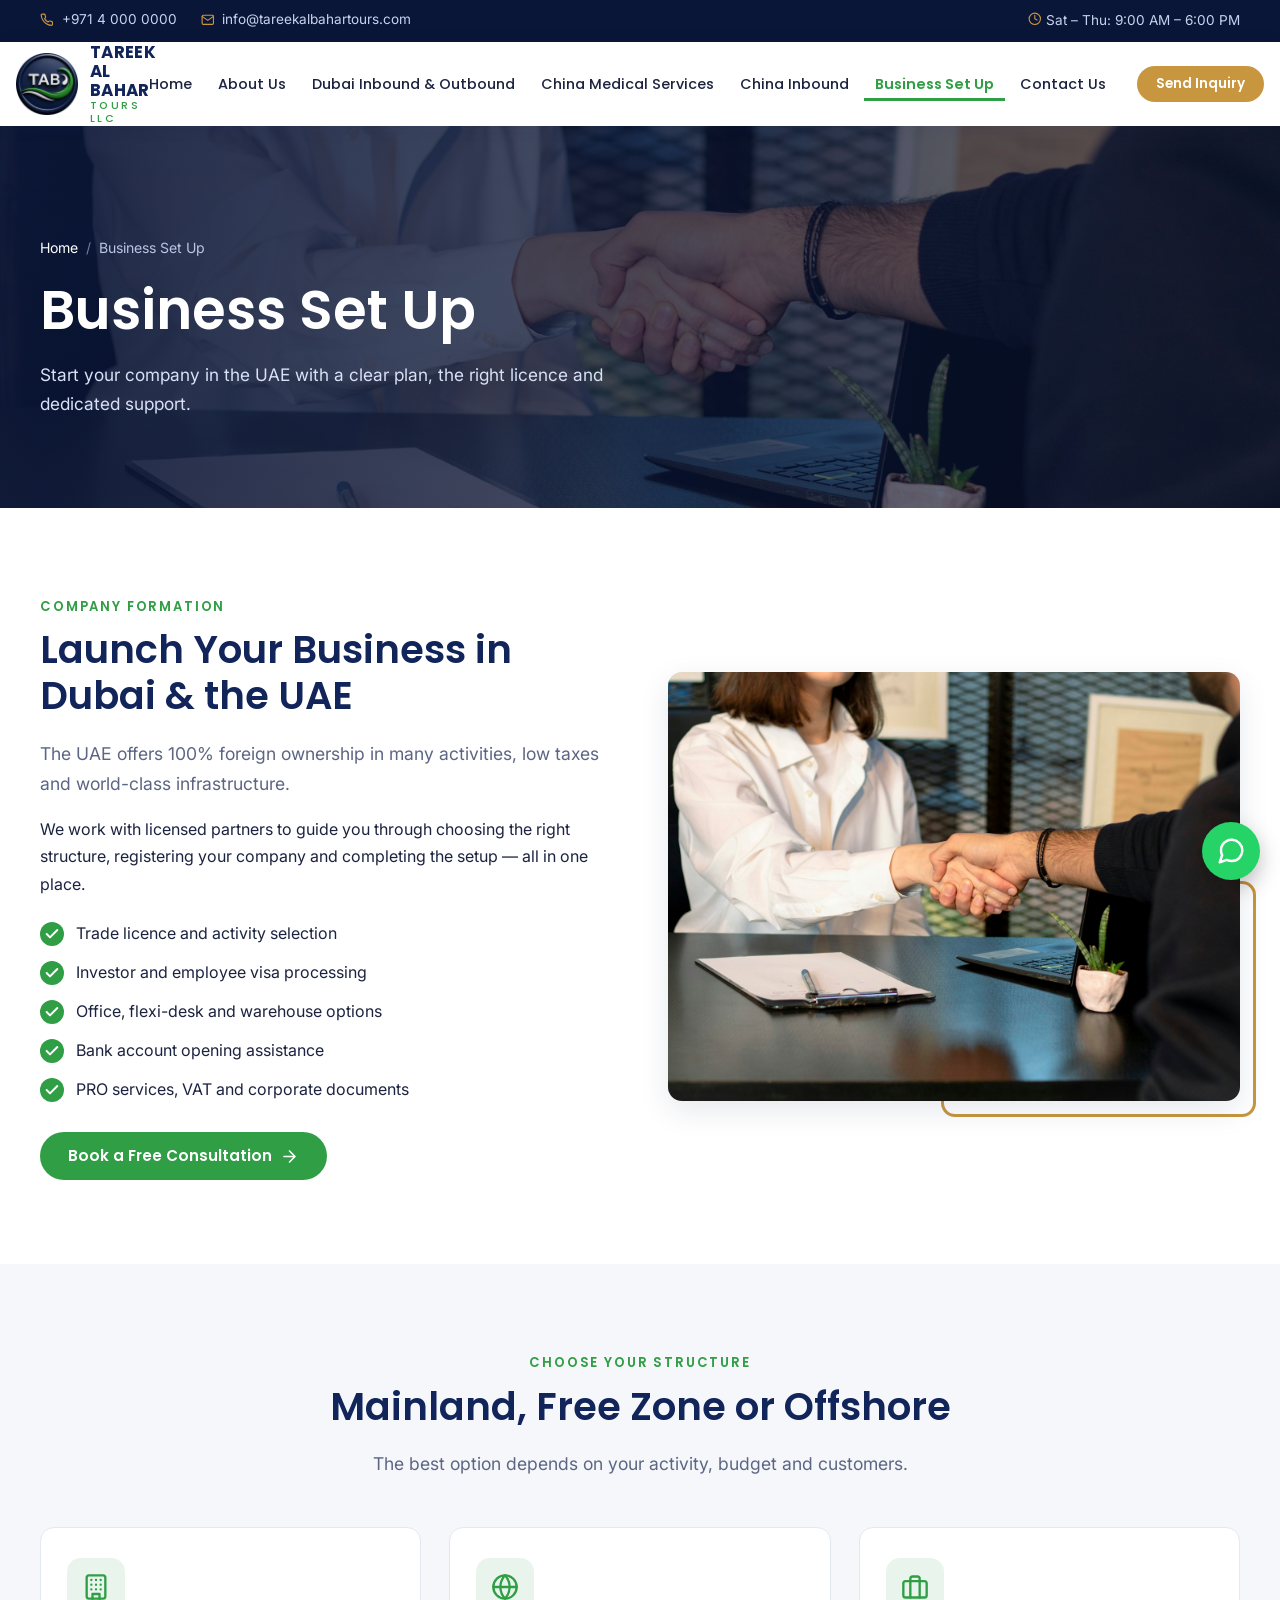
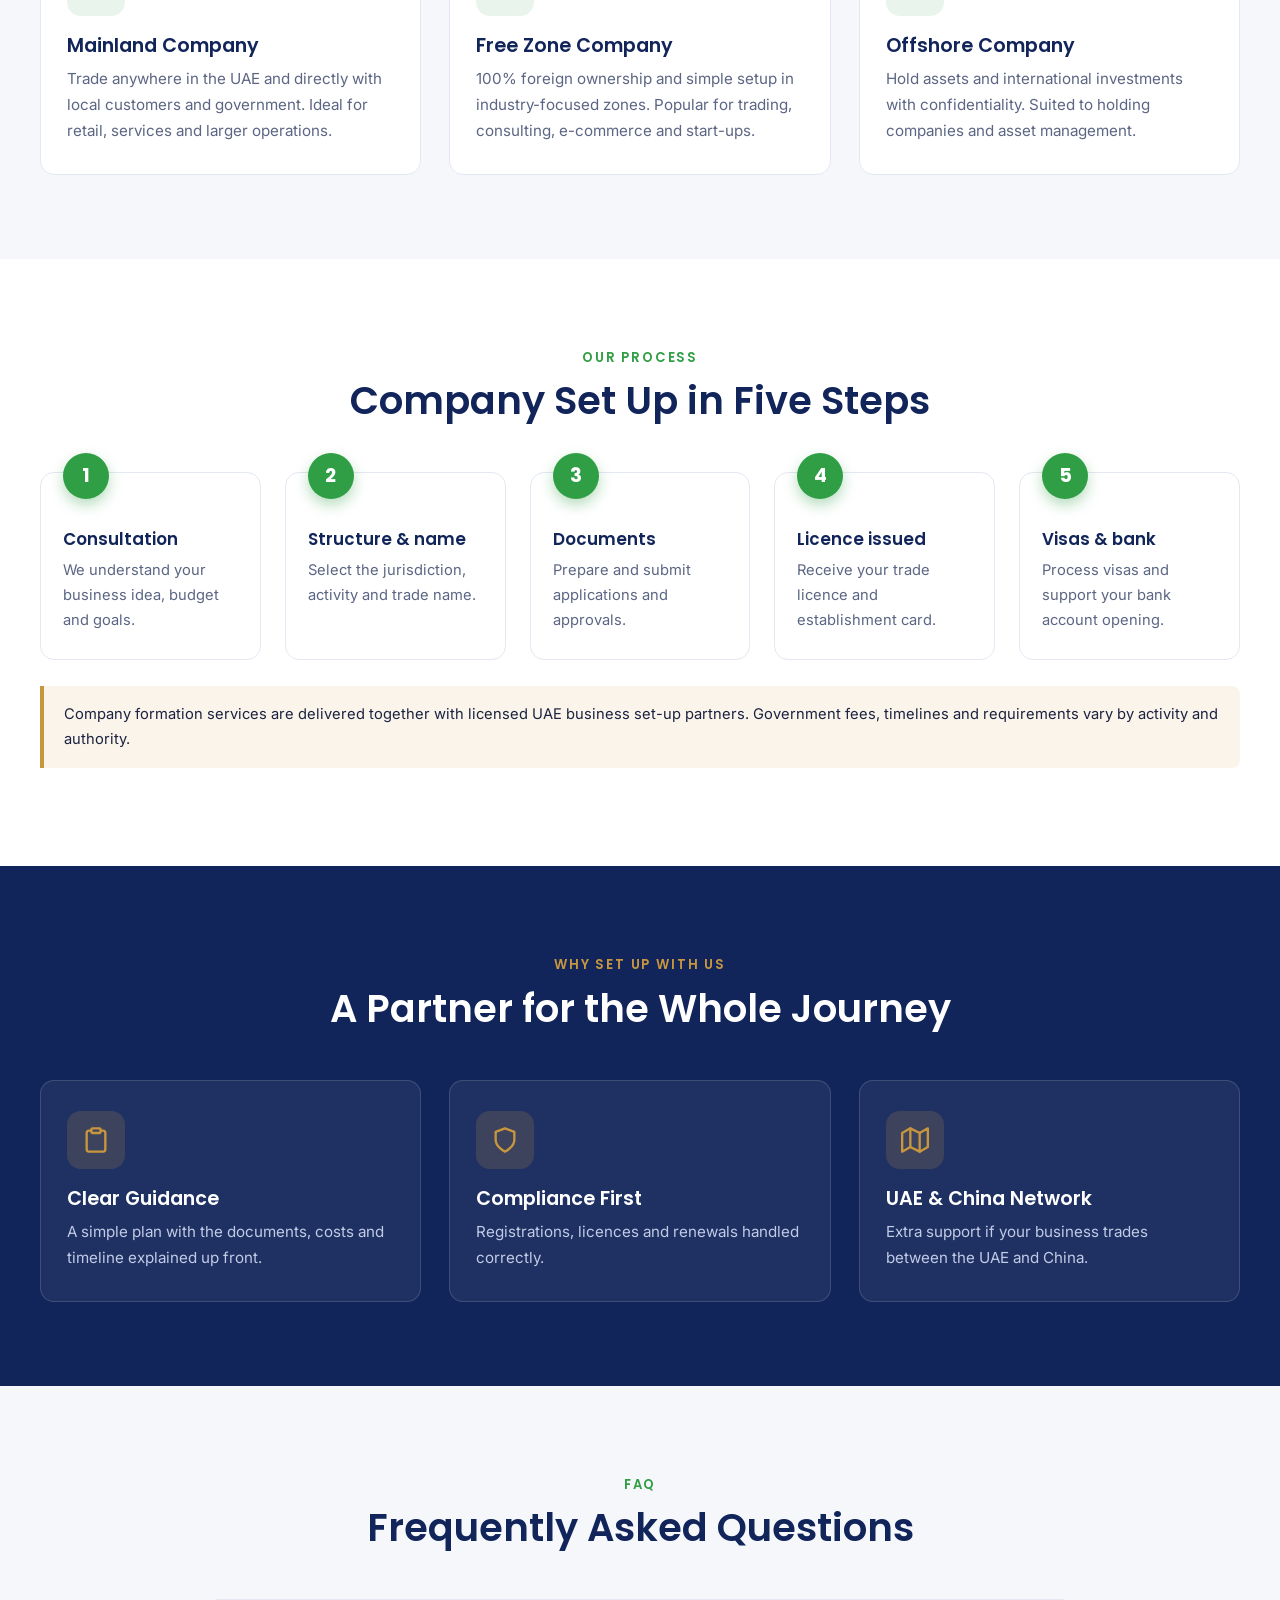
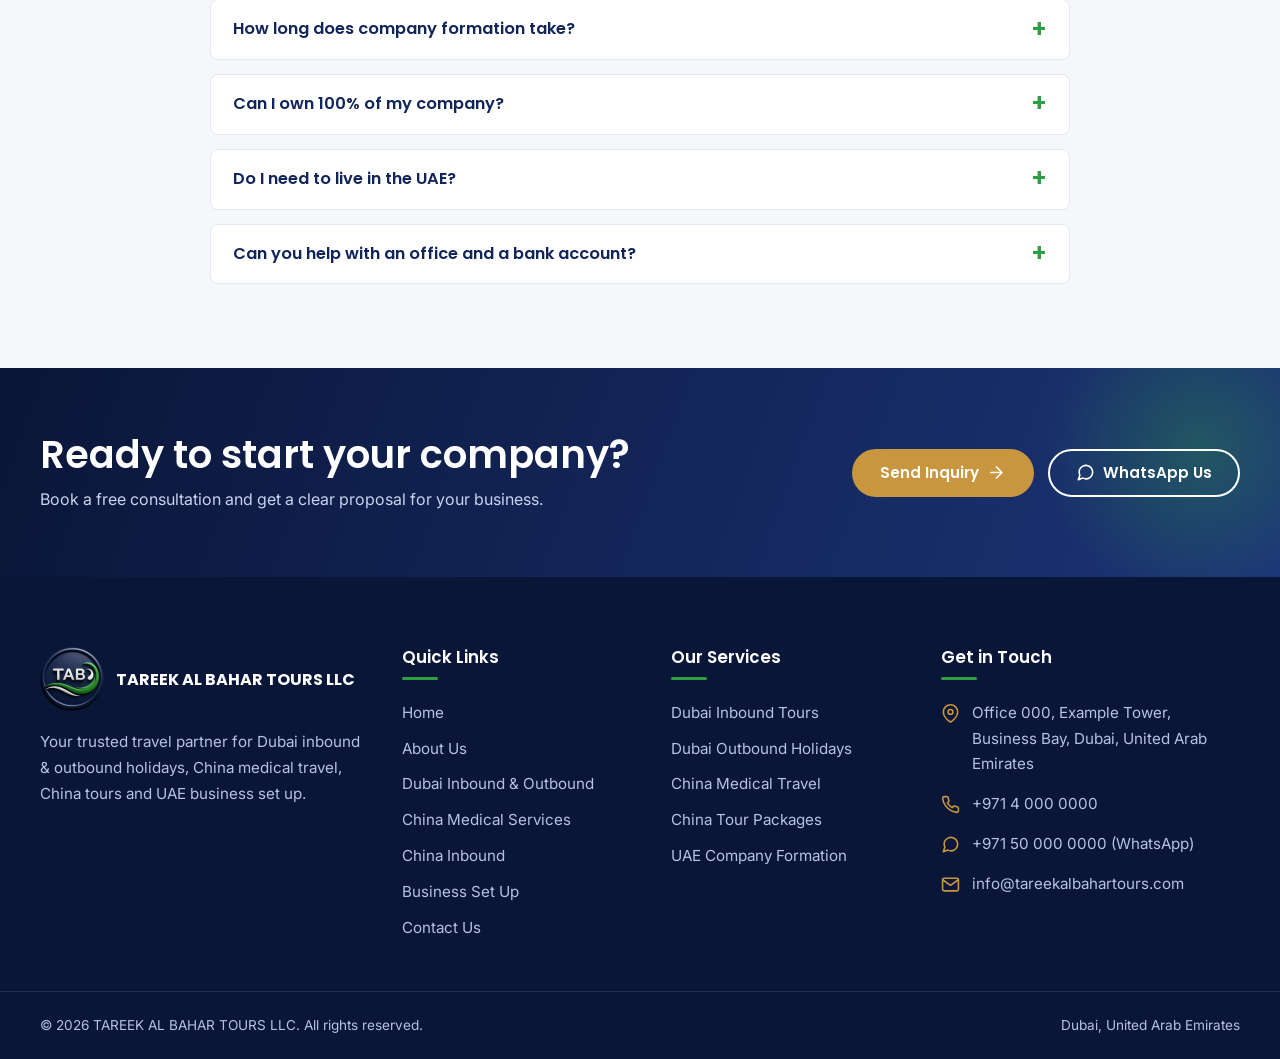
<file: business-setup/index.html>
<!DOCTYPE html>
<html lang="en">
<head>
<meta charset="utf-8">
<meta name="viewport" content="width=device-width, initial-scale=1">
<title>Business Set Up in Dubai &amp; UAE – Mainland, Free Zone, Offshore | TAREEK AL BAHAR</title>
<meta name="description" content="Set up your company in Dubai and the UAE: mainland, free zone and offshore licences, visas, office and bank support with TAREEK AL BAHAR TOURS LLC.">
<link rel="canonical" href="https://www.tareekalbahartours.com/business-setup/">
<meta name="theme-color" content="#12255a">
<meta property="og:type" content="website">
<meta property="og:site_name" content="TAREEK AL BAHAR TOURS LLC">
<meta property="og:title" content="Business Set Up in Dubai &amp; UAE – Mainland, Free Zone, Offshore | TAREEK AL BAHAR">
<meta property="og:description" content="Set up your company in Dubai and the UAE: mainland, free zone and offshore licences, visas, office and bank support with TAREEK AL BAHAR TOURS LLC.">
<meta property="og:url" content="https://www.tareekalbahartours.com/business-setup/">
<meta property="og:image" content="https://www.tareekalbahartours.com/assets/img/business-handshake.jpg">
<meta name="twitter:card" content="summary_large_image">
<link rel="icon" type="image/png" href="../assets/img/favicon.png">
<link rel="apple-touch-icon" href="../assets/img/apple-touch-icon.png">
<link rel="preconnect" href="https://fonts.googleapis.com">
<link rel="preconnect" href="https://fonts.gstatic.com" crossorigin>
<link href="https://fonts.googleapis.com/css2?family=Inter:wght@400;500;600&family=Poppins:wght@500;600;700&display=swap" rel="stylesheet">
<link rel="stylesheet" href="../assets/css/style.css">
<script type="application/ld+json">
{
  "@context": "https://schema.org",
  "@type": "BreadcrumbList",
  "itemListElement": [
    {"@type": "ListItem", "position": 1, "name": "Home", "item": "https://www.tareekalbahartours.com/"},
    {"@type": "ListItem", "position": 2, "name": "Business Set Up", "item": "https://www.tareekalbahartours.com/business-setup/"}
  ]
}
</script>
</head>
<body>
<svg xmlns="http://www.w3.org/2000/svg" style="display:none" aria-hidden="true"><symbol id="i-phone" viewBox="0 0 24 24"><path d="M22 16.92v3a2 2 0 0 1-2.18 2 19.79 19.79 0 0 1-8.63-3.07 19.5 19.5 0 0 1-6-6 19.79 19.79 0 0 1-3.07-8.67A2 2 0 0 1 4.11 2h3a2 2 0 0 1 2 1.72 12.84 12.84 0 0 0 .7 2.81 2 2 0 0 1-.45 2.11L8.09 9.91a16 16 0 0 0 6 6l1.27-1.27a2 2 0 0 1 2.11-.45 12.84 12.84 0 0 0 2.81.7A2 2 0 0 1 22 16.92z"/></symbol><symbol id="i-mail" viewBox="0 0 24 24"><path d="M4 4h16a2 2 0 0 1 2 2v12a2 2 0 0 1-2 2H4a2 2 0 0 1-2-2V6a2 2 0 0 1 2-2z"/><path d="M22 6l-10 7L2 6"/></symbol><symbol id="i-pin" viewBox="0 0 24 24"><path d="M21 10c0 7-9 13-9 13s-9-6-9-13a9 9 0 0 1 18 0z"/><circle cx="12" cy="10" r="3"/></symbol><symbol id="i-clock" viewBox="0 0 24 24"><circle cx="12" cy="12" r="10"/><path d="M12 6v6l4 2"/></symbol><symbol id="i-check" viewBox="0 0 24 24"><path d="M20 6L9 17l-5-5"/></symbol><symbol id="i-arrow" viewBox="0 0 24 24"><path d="M5 12h14M12 5l7 7-7 7"/></symbol><symbol id="i-globe" viewBox="0 0 24 24"><circle cx="12" cy="12" r="10"/><path d="M2 12h20"/><path d="M12 2a15.3 15.3 0 0 1 4 10 15.3 15.3 0 0 1-4 10 15.3 15.3 0 0 1-4-10 15.3 15.3 0 0 1 4-10z"/></symbol><symbol id="i-briefcase" viewBox="0 0 24 24"><rect x="2" y="7" width="20" height="14" rx="2"/><path d="M16 21V5a2 2 0 0 0-2-2h-4a2 2 0 0 0-2 2v16"/></symbol><symbol id="i-heart" viewBox="0 0 24 24"><path d="M20.84 4.61a5.5 5.5 0 0 0-7.78 0L12 5.67l-1.06-1.06a5.5 5.5 0 0 0-7.78 7.78l1.06 1.06L12 21.23l7.78-7.78 1.06-1.06a5.5 5.5 0 0 0 0-7.78z"/></symbol><symbol id="i-shield" viewBox="0 0 24 24"><path d="M12 22s8-4 8-10V5l-8-3-8 3v7c0 6 8 10 8 10z"/></symbol><symbol id="i-users" viewBox="0 0 24 24"><path d="M17 21v-2a4 4 0 0 0-4-4H5a4 4 0 0 0-4 4v2"/><circle cx="9" cy="7" r="4"/><path d="M23 21v-2a4 4 0 0 0-3-3.87"/><path d="M16 3.13a4 4 0 0 1 0 7.75"/></symbol><symbol id="i-star" viewBox="0 0 24 24"><polygon points="12 2 15.09 8.26 22 9.27 17 14.14 18.18 21.02 12 17.77 5.82 21.02 7 14.14 2 9.27 8.91 8.26 12 2"/></symbol><symbol id="i-file" viewBox="0 0 24 24"><path d="M14 2H6a2 2 0 0 0-2 2v16a2 2 0 0 0 2 2h12a2 2 0 0 0 2-2V8z"/><path d="M14 2v6h6"/><path d="M16 13H8"/><path d="M16 17H8"/><path d="M10 9H8"/></symbol><symbol id="i-send" viewBox="0 0 24 24"><path d="M22 2L11 13"/><path d="M22 2l-7 20-4-9-9-4 20-7z"/></symbol><symbol id="i-compass" viewBox="0 0 24 24"><circle cx="12" cy="12" r="10"/><polygon points="16.24 7.76 14.12 14.12 7.76 16.24 9.88 9.88 16.24 7.76"/></symbol><symbol id="i-home" viewBox="0 0 24 24"><path d="M3 9l9-7 9 7v11a2 2 0 0 1-2 2H5a2 2 0 0 1-2-2z"/><path d="M9 22V12h6v10"/></symbol><symbol id="i-nav" viewBox="0 0 24 24"><polygon points="3 11 22 2 13 21 11 13 3 11"/></symbol><symbol id="i-sun" viewBox="0 0 24 24"><circle cx="12" cy="12" r="5"/><path d="M12 1v2M12 21v2M4.22 4.22l1.42 1.42M18.36 18.36l1.42 1.42M1 12h2M21 12h2M4.22 19.78l1.42-1.42M18.36 5.64l1.42-1.42"/></symbol><symbol id="i-award" viewBox="0 0 24 24"><circle cx="12" cy="8" r="7"/><path d="M8.21 13.89L7 23l5-3 5 3-1.21-9.12"/></symbol><symbol id="i-headset" viewBox="0 0 24 24"><path d="M3 18v-6a9 9 0 0 1 18 0v6"/><path d="M21 19a2 2 0 0 1-2 2h-1a2 2 0 0 1-2-2v-3a2 2 0 0 1 2-2h3zM3 19a2 2 0 0 0 2 2h1a2 2 0 0 0 2-2v-3a2 2 0 0 0-2-2H3z"/></symbol><symbol id="i-dollar" viewBox="0 0 24 24"><path d="M12 1v22"/><path d="M17 5H9.5a3.5 3.5 0 0 0 0 7h5a3.5 3.5 0 0 1 0 7H6"/></symbol><symbol id="i-chat" viewBox="0 0 24 24"><path d="M21 11.5a8.38 8.38 0 0 1-.9 3.8 8.5 8.5 0 0 1-7.6 4.7 8.38 8.38 0 0 1-3.8-.9L3 21l1.9-5.7a8.38 8.38 0 0 1-.9-3.8 8.5 8.5 0 0 1 4.7-7.6 8.38 8.38 0 0 1 3.8-.9h.5a8.48 8.48 0 0 1 8 8v.5z"/></symbol><symbol id="i-menu" viewBox="0 0 24 24"><path d="M3 12h18M3 6h18M3 18h18"/></symbol><symbol id="i-building" viewBox="0 0 24 24"><rect x="4" y="2" width="16" height="20" rx="2"/><path d="M9 22v-4h6v4"/><path d="M8 6h.01M12 6h.01M16 6h.01M8 10h.01M12 10h.01M16 10h.01M8 14h.01M12 14h.01M16 14h.01"/></symbol><symbol id="i-clipboard" viewBox="0 0 24 24"><path d="M16 4h2a2 2 0 0 1 2 2v14a2 2 0 0 1-2 2H6a2 2 0 0 1-2-2V6a2 2 0 0 1 2-2h2"/><rect x="8" y="2" width="8" height="4" rx="1"/></symbol><symbol id="i-map" viewBox="0 0 24 24"><path d="M1 6v16l7-4 8 4 7-4V2l-7 4-8-4-7 4z"/><path d="M8 2v16"/><path d="M16 6v16"/></symbol><symbol id="i-calendar" viewBox="0 0 24 24"><rect x="3" y="4" width="18" height="18" rx="2"/><path d="M16 2v4M8 2v4M3 10h18"/></symbol><symbol id="i-plane" viewBox="0 0 24 24"><path d="M17.8 19.2L16 11l3.5-3.5C21 6 21.5 4 21 3c-1-.5-3 0-4.5 1.5L13 8 4.8 6.2c-.5-.1-.9.1-1.1.5l-.3.5c-.2.5-.1 1 .3 1.3L9 12l-2 3H4l-1 1 3 2 2 3 1-1v-3l3-2 3.5 5.3c.3.4.8.5 1.3.3l.5-.2c.4-.3.6-.7.5-1.2z"/></symbol><symbol id="i-stetho" viewBox="0 0 24 24"><path d="M4.8 2.3A.3.3 0 1 0 5 2H4a2 2 0 0 0-2 2v5a6 6 0 0 0 6 6 6 6 0 0 0 6-6V4a2 2 0 0 0-2-2h-1a.2.2 0 1 0 .3.3"/><path d="M8 15v1a6 6 0 0 0 6 6 6 6 0 0 0 6-6v-4"/><circle cx="20" cy="10" r="2"/></symbol><symbol id="i-translate" viewBox="0 0 24 24"><path d="M5 8l6 6"/><path d="M4 14l6-6 2-3"/><path d="M2 5h12"/><path d="M7 2h1"/><path d="M22 22l-5-10-5 10"/><path d="M14 18h6"/></symbol><symbol id="i-bed" viewBox="0 0 24 24"><path d="M2 4v16"/><path d="M2 8h18a2 2 0 0 1 2 2v10"/><path d="M2 17h20"/><path d="M6 8v9"/></symbol></svg>

<a class="skip-link" href="#main">Skip to content</a>
<div class="topbar">
  <div class="container topbar__inner">
    <ul class="topbar__list">
      <li><a href="tel:+97140000000"><svg class="icon" aria-hidden="true"><use href="#i-phone"/></svg> +971 4 000 0000</a></li>
      <li><a href="mailto:info@tareekalbahartours.com"><svg class="icon" aria-hidden="true"><use href="#i-mail"/></svg> info@tareekalbahartours.com</a></li>
    </ul>
    <ul class="topbar__list topbar__list--right">
      <li><svg class="icon" aria-hidden="true"><use href="#i-clock"/></svg> Sat – Thu: 9:00 AM – 6:00 PM</li>
    </ul>
  </div>
</div>
<header class="site-header">
  <div class="container site-header__inner">
    <a class="brand" href="../" aria-label="TAREEK AL BAHAR TOURS LLC – home">
      <img src="../assets/img/logo.png" alt="TAREEK AL BAHAR TOURS logo" width="512" height="512">
      <span class="brand__name">TAREEK AL BAHAR<small>TOURS LLC</small></span>
    </a>
    <nav class="main-nav" id="main-nav" aria-label="Main navigation">
      <ul class="main-nav__list"><li><a href="../">Home</a></li><li><a href="../about-us/">About Us</a></li><li><a href="../dubai-inbound-outbound/">Dubai Inbound &amp; Outbound</a></li><li><a href="../china-medical-services/">China Medical Services</a></li><li><a href="../china-inbound/">China Inbound</a></li><li><a href="../business-setup/" aria-current="page">Business Set Up</a></li><li><a href="../contact-us/">Contact Us</a></li></ul>
    </nav>
    <div class="header-cta">
      <a class="btn btn--primary btn--sm" href="../contact-us/">Send Inquiry</a>
      <button class="nav-toggle" type="button" aria-label="Toggle menu" aria-expanded="false" aria-controls="main-nav"><svg class="icon" aria-hidden="true"><use href="#i-menu"/></svg></button>
    </div>
  </div>
</header>
<main id="main">


<section class="page-banner bg-business-handshake">
  <div class="container">
    <ol class="breadcrumb" aria-label="Breadcrumb"><li><a href="../">Home</a></li><li aria-current="page">Business Set Up</li></ol>
    <h1>Business Set Up</h1>
    <p>Start your company in the UAE with a clear plan, the right licence and dedicated support.</p>
  </div>
</section>

<section class="section" aria-labelledby="biz-intro-title">
  <div class="container split">
    <div>
      <span class="eyebrow">Company Formation</span>
      <h2 id="biz-intro-title">Launch Your Business in Dubai &amp; the UAE</h2>
      <p class="lead">The UAE offers 100% foreign ownership in many activities, low taxes and world-class infrastructure.</p>
      <p>We work with licensed partners to guide you through choosing the right structure, registering your company and completing the setup — all in one place.</p>
      <ul class="check-list "><li><svg class="icon" aria-hidden="true"><use href="#i-check"/></svg> <span>Trade licence and activity selection</span></li><li><svg class="icon" aria-hidden="true"><use href="#i-check"/></svg> <span>Investor and employee visa processing</span></li><li><svg class="icon" aria-hidden="true"><use href="#i-check"/></svg> <span>Office, flexi-desk and warehouse options</span></li><li><svg class="icon" aria-hidden="true"><use href="#i-check"/></svg> <span>Bank account opening assistance</span></li><li><svg class="icon" aria-hidden="true"><use href="#i-check"/></svg> <span>PRO services, VAT and corporate documents</span></li></ul>
      <a class="btn btn--green" href="../contact-us/">Book a Free Consultation <svg class="icon" aria-hidden="true"><use href="#i-arrow"/></svg></a>
    </div>
    <div class="split__media"><img src="../assets/img/business-handshake.jpg" alt="Business partners shaking hands" width="1600" height="1066" loading="lazy" decoding="async"></div>
  </div>
</section>

<section class="section section--alt" aria-labelledby="biz-types-title">
  <div class="container">
    <div class="section-head"><span class="eyebrow">Choose Your Structure</span><h2>Mainland, Free Zone or Offshore</h2><p class="lead">The best option depends on your activity, budget and customers.</p></div>
    <h3 id="biz-types-title" hidden>Company types</h3>
    <div class="grid grid--3">
      <div class="icon-box"><div class="icon-box__icon"><svg class="icon" aria-hidden="true"><use href="#i-building"/></svg></div><h3>Mainland Company</h3><p>Trade anywhere in the UAE and directly with local customers and government. Ideal for retail, services and larger operations.</p></div>
      <div class="icon-box"><div class="icon-box__icon"><svg class="icon" aria-hidden="true"><use href="#i-globe"/></svg></div><h3>Free Zone Company</h3><p>100% foreign ownership and simple setup in industry-focused zones. Popular for trading, consulting, e-commerce and start-ups.</p></div>
      <div class="icon-box"><div class="icon-box__icon"><svg class="icon" aria-hidden="true"><use href="#i-briefcase"/></svg></div><h3>Offshore Company</h3><p>Hold assets and international investments with confidentiality. Suited to holding companies and asset management.</p></div>
    </div>
  </div>
</section>

<section class="section" aria-labelledby="biz-process-title">
  <div class="container">
    <div class="section-head"><span class="eyebrow">Our Process</span><h2>Company Set Up in Five Steps</h2></div>
    <h3 id="biz-process-title" hidden>Process</h3>
    <ol class="steps"><li class="steps__item"><h3>Consultation</h3><p>We understand your business idea, budget and goals.</p></li><li class="steps__item"><h3>Structure &amp; name</h3><p>Select the jurisdiction, activity and trade name.</p></li><li class="steps__item"><h3>Documents</h3><p>Prepare and submit applications and approvals.</p></li><li class="steps__item"><h3>Licence issued</h3><p>Receive your trade licence and establishment card.</p></li><li class="steps__item"><h3>Visas &amp; bank</h3><p>Process visas and support your bank account opening.</p></li></ol>
    <p class="notice">Company formation services are delivered together with licensed UAE business set-up partners. Government fees, timelines and requirements vary by activity and authority.</p>
  </div>
</section>

<section class="section section--navy" aria-labelledby="biz-why-title">
  <div class="container">
    <div class="section-head"><span class="eyebrow">Why Set Up With Us</span><h2>A Partner for the Whole Journey</h2></div>
    <h3 id="biz-why-title" hidden>Benefits</h3>
    <div class="grid grid--3"><div class="icon-box"><div class="icon-box__icon"><svg class="icon" aria-hidden="true"><use href="#i-clipboard"/></svg></div><h3>Clear Guidance</h3><p>A simple plan with the documents, costs and timeline explained up front.</p></div><div class="icon-box"><div class="icon-box__icon"><svg class="icon" aria-hidden="true"><use href="#i-shield"/></svg></div><h3>Compliance First</h3><p>Registrations, licences and renewals handled correctly.</p></div><div class="icon-box"><div class="icon-box__icon"><svg class="icon" aria-hidden="true"><use href="#i-map"/></svg></div><h3>UAE &amp; China Network</h3><p>Extra support if your business trades between the UAE and China.</p></div></div>
  </div>
</section>


<section class="section section--alt" aria-labelledby="faq-title">
  <div class="container">
    <div class="section-head"><span class="eyebrow">FAQ</span><h2 id="faq-title">Frequently Asked Questions</h2></div>
    <div class="faq"><details><summary>How long does company formation take?</summary><p>Free zone licences can often be issued in a few working days once documents are ready, while mainland companies typically take longer due to additional approvals.</p></details><details><summary>Can I own 100% of my company?</summary><p>In most activities and free zones, yes. Some regulated activities may require a local partner or approvals — we will confirm for your case.</p></details><details><summary>Do I need to live in the UAE?</summary><p>Not always. Requirements depend on the licence and visa type; we advise you on the best route.</p></details><details><summary>Can you help with an office and a bank account?</summary><p>Yes. We can arrange office space or flexi-desks and support the bank account application with our banking partners.</p></details></div>
  </div>
</section>

<section class="cta-band" aria-labelledby="cta-title">
  <div class="container cta-band__inner">
    <div>
      <h2 id="cta-title">Ready to start your company?</h2>
      <p>Book a free consultation and get a clear proposal for your business.</p>
    </div>
    <div class="cta-band__actions">
      <a class="btn btn--primary" href="../contact-us/">Send Inquiry <svg class="icon" aria-hidden="true"><use href="#i-arrow"/></svg></a>
      <a class="btn btn--outline" href="https://wa.me/971500000000" rel="noopener"><svg class="icon" aria-hidden="true"><use href="#i-chat"/></svg> WhatsApp Us</a>
    </div>
  </div>
</section>

</main>

<footer class="site-footer">
  <div class="container footer-grid">
    <div>
      <div class="footer-brand">
        <img src="../assets/img/logo.png" alt="TAREEK AL BAHAR TOURS logo" width="512" height="512" loading="lazy">
        <span>TAREEK AL BAHAR TOURS LLC</span>
      </div>
      <p>Your trusted travel partner for Dubai inbound &amp; outbound holidays, China medical travel, China tours and UAE business set up.</p>
    </div>
    <div>
      <h3>Quick Links</h3>
      <ul class="footer-links"><li><a href="../">Home</a></li><li><a href="../about-us/">About Us</a></li><li><a href="../dubai-inbound-outbound/">Dubai Inbound &amp; Outbound</a></li><li><a href="../china-medical-services/">China Medical Services</a></li><li><a href="../china-inbound/">China Inbound</a></li><li><a href="../business-setup/">Business Set Up</a></li><li><a href="../contact-us/">Contact Us</a></li></ul>
    </div>
    <div>
      <h3>Our Services</h3>
      <ul class="footer-links">
        <li><a href="../dubai-inbound-outbound/#inbound">Dubai Inbound Tours</a></li>
        <li><a href="../dubai-inbound-outbound/#outbound">Dubai Outbound Holidays</a></li>
        <li><a href="../china-medical-services/">China Medical Travel</a></li>
        <li><a href="../china-inbound/">China Tour Packages</a></li>
        <li><a href="../business-setup/">UAE Company Formation</a></li>
      </ul>
    </div>
    <div>
      <h3>Get in Touch</h3>
      <ul class="footer-contact">
        <li><svg class="icon" aria-hidden="true"><use href="#i-pin"/></svg> <span>Office 000, Example Tower, Business Bay, Dubai, United Arab Emirates</span></li>
        <li><svg class="icon" aria-hidden="true"><use href="#i-phone"/></svg> <a href="tel:+97140000000">+971 4 000 0000</a></li>
        <li><svg class="icon" aria-hidden="true"><use href="#i-chat"/></svg> <a href="https://wa.me/971500000000" rel="noopener">+971 50 000 0000 (WhatsApp)</a></li>
        <li><svg class="icon" aria-hidden="true"><use href="#i-mail"/></svg> <a href="mailto:info@tareekalbahartours.com">info@tareekalbahartours.com</a></li>
      </ul>
    </div>
  </div>
  <div class="footer-bottom">
    <div class="container footer-bottom__inner">
      <span>&copy; 2026 TAREEK AL BAHAR TOURS LLC. All rights reserved.</span>
      <span>Dubai, United Arab Emirates</span>
    </div>
  </div>
</footer>
<a class="whatsapp-float" href="https://wa.me/971500000000" rel="noopener" aria-label="Chat with us on WhatsApp"><svg class="icon" aria-hidden="true"><use href="#i-chat"/></svg></a>
<script src="../assets/js/main.js" defer></script>
</body>
</html>
</file>
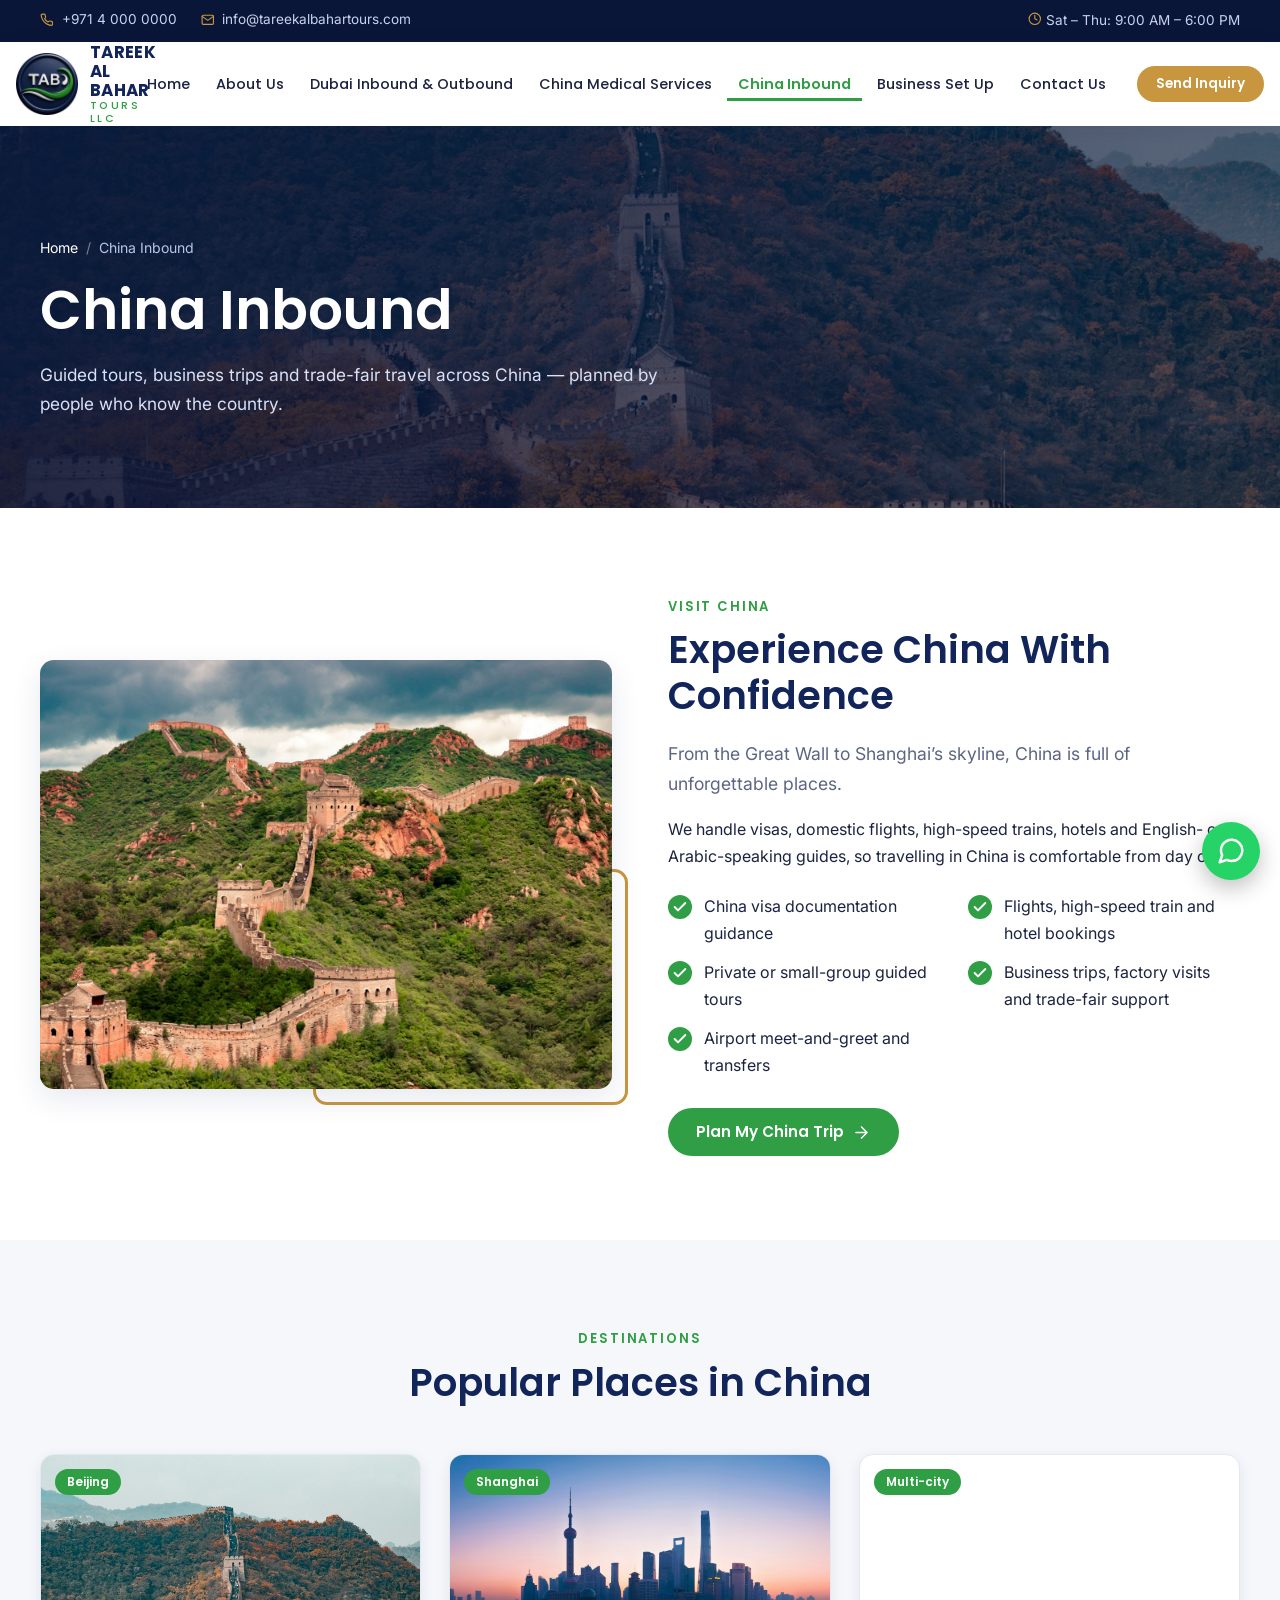
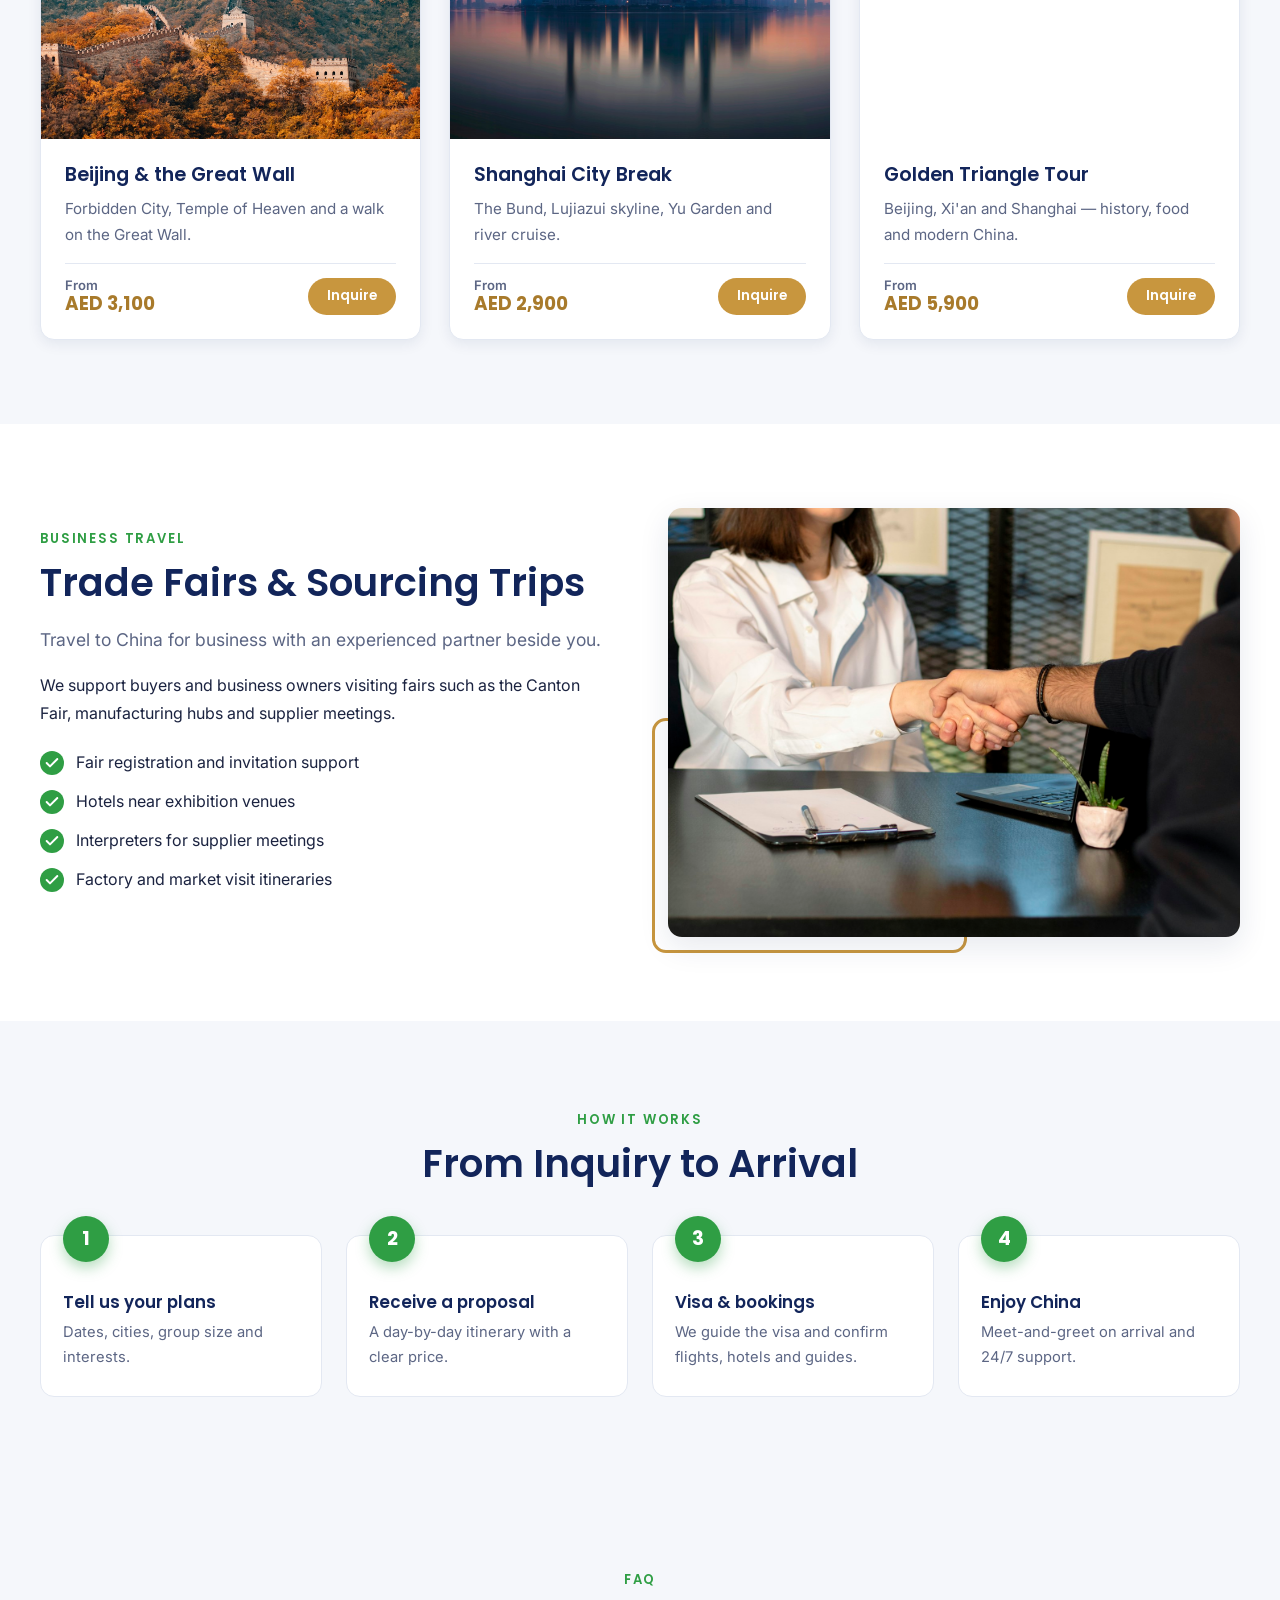
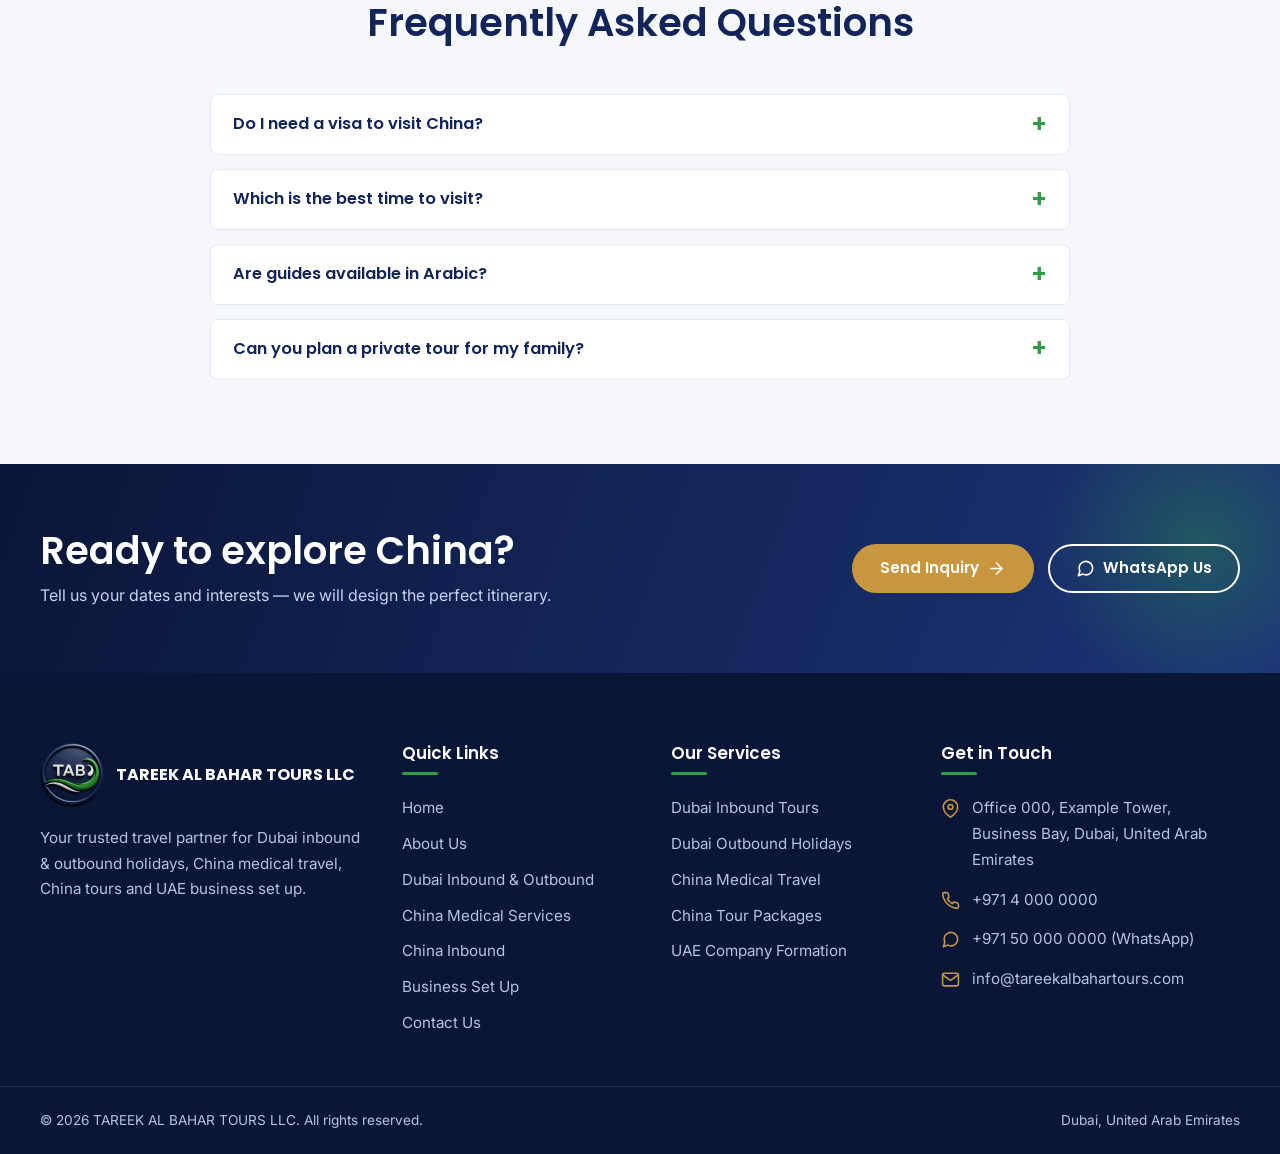
<file: china-inbound/index.html>
<!DOCTYPE html>
<html lang="en">
<head>
<meta charset="utf-8">
<meta name="viewport" content="width=device-width, initial-scale=1">
<title>China Inbound Tours &amp; Business Travel Packages | TAREEK AL BAHAR</title>
<meta name="description" content="Guided China tours, Great Wall and Shanghai packages, trade-fair and business travel with visa guidance from TAREEK AL BAHAR TOURS LLC, Dubai.">
<link rel="canonical" href="https://www.tareekalbahartours.com/china-inbound/">
<meta name="theme-color" content="#12255a">
<meta property="og:type" content="website">
<meta property="og:site_name" content="TAREEK AL BAHAR TOURS LLC">
<meta property="og:title" content="China Inbound Tours &amp; Business Travel Packages | TAREEK AL BAHAR">
<meta property="og:description" content="Guided China tours, Great Wall and Shanghai packages, trade-fair and business travel with visa guidance from TAREEK AL BAHAR TOURS LLC, Dubai.">
<meta property="og:url" content="https://www.tareekalbahartours.com/china-inbound/">
<meta property="og:image" content="https://www.tareekalbahartours.com/assets/img/china-wall.jpg">
<meta name="twitter:card" content="summary_large_image">
<link rel="icon" type="image/png" href="../assets/img/favicon.png">
<link rel="apple-touch-icon" href="../assets/img/apple-touch-icon.png">
<link rel="preconnect" href="https://fonts.googleapis.com">
<link rel="preconnect" href="https://fonts.gstatic.com" crossorigin>
<link href="https://fonts.googleapis.com/css2?family=Inter:wght@400;500;600&family=Poppins:wght@500;600;700&display=swap" rel="stylesheet">
<link rel="stylesheet" href="../assets/css/style.css">
<script type="application/ld+json">
{
  "@context": "https://schema.org",
  "@type": "BreadcrumbList",
  "itemListElement": [
    {"@type": "ListItem", "position": 1, "name": "Home", "item": "https://www.tareekalbahartours.com/"},
    {"@type": "ListItem", "position": 2, "name": "China Inbound", "item": "https://www.tareekalbahartours.com/china-inbound/"}
  ]
}
</script>
</head>
<body>
<svg xmlns="http://www.w3.org/2000/svg" style="display:none" aria-hidden="true"><symbol id="i-phone" viewBox="0 0 24 24"><path d="M22 16.92v3a2 2 0 0 1-2.18 2 19.79 19.79 0 0 1-8.63-3.07 19.5 19.5 0 0 1-6-6 19.79 19.79 0 0 1-3.07-8.67A2 2 0 0 1 4.11 2h3a2 2 0 0 1 2 1.72 12.84 12.84 0 0 0 .7 2.81 2 2 0 0 1-.45 2.11L8.09 9.91a16 16 0 0 0 6 6l1.27-1.27a2 2 0 0 1 2.11-.45 12.84 12.84 0 0 0 2.81.7A2 2 0 0 1 22 16.92z"/></symbol><symbol id="i-mail" viewBox="0 0 24 24"><path d="M4 4h16a2 2 0 0 1 2 2v12a2 2 0 0 1-2 2H4a2 2 0 0 1-2-2V6a2 2 0 0 1 2-2z"/><path d="M22 6l-10 7L2 6"/></symbol><symbol id="i-pin" viewBox="0 0 24 24"><path d="M21 10c0 7-9 13-9 13s-9-6-9-13a9 9 0 0 1 18 0z"/><circle cx="12" cy="10" r="3"/></symbol><symbol id="i-clock" viewBox="0 0 24 24"><circle cx="12" cy="12" r="10"/><path d="M12 6v6l4 2"/></symbol><symbol id="i-check" viewBox="0 0 24 24"><path d="M20 6L9 17l-5-5"/></symbol><symbol id="i-arrow" viewBox="0 0 24 24"><path d="M5 12h14M12 5l7 7-7 7"/></symbol><symbol id="i-globe" viewBox="0 0 24 24"><circle cx="12" cy="12" r="10"/><path d="M2 12h20"/><path d="M12 2a15.3 15.3 0 0 1 4 10 15.3 15.3 0 0 1-4 10 15.3 15.3 0 0 1-4-10 15.3 15.3 0 0 1 4-10z"/></symbol><symbol id="i-briefcase" viewBox="0 0 24 24"><rect x="2" y="7" width="20" height="14" rx="2"/><path d="M16 21V5a2 2 0 0 0-2-2h-4a2 2 0 0 0-2 2v16"/></symbol><symbol id="i-heart" viewBox="0 0 24 24"><path d="M20.84 4.61a5.5 5.5 0 0 0-7.78 0L12 5.67l-1.06-1.06a5.5 5.5 0 0 0-7.78 7.78l1.06 1.06L12 21.23l7.78-7.78 1.06-1.06a5.5 5.5 0 0 0 0-7.78z"/></symbol><symbol id="i-shield" viewBox="0 0 24 24"><path d="M12 22s8-4 8-10V5l-8-3-8 3v7c0 6 8 10 8 10z"/></symbol><symbol id="i-users" viewBox="0 0 24 24"><path d="M17 21v-2a4 4 0 0 0-4-4H5a4 4 0 0 0-4 4v2"/><circle cx="9" cy="7" r="4"/><path d="M23 21v-2a4 4 0 0 0-3-3.87"/><path d="M16 3.13a4 4 0 0 1 0 7.75"/></symbol><symbol id="i-star" viewBox="0 0 24 24"><polygon points="12 2 15.09 8.26 22 9.27 17 14.14 18.18 21.02 12 17.77 5.82 21.02 7 14.14 2 9.27 8.91 8.26 12 2"/></symbol><symbol id="i-file" viewBox="0 0 24 24"><path d="M14 2H6a2 2 0 0 0-2 2v16a2 2 0 0 0 2 2h12a2 2 0 0 0 2-2V8z"/><path d="M14 2v6h6"/><path d="M16 13H8"/><path d="M16 17H8"/><path d="M10 9H8"/></symbol><symbol id="i-send" viewBox="0 0 24 24"><path d="M22 2L11 13"/><path d="M22 2l-7 20-4-9-9-4 20-7z"/></symbol><symbol id="i-compass" viewBox="0 0 24 24"><circle cx="12" cy="12" r="10"/><polygon points="16.24 7.76 14.12 14.12 7.76 16.24 9.88 9.88 16.24 7.76"/></symbol><symbol id="i-home" viewBox="0 0 24 24"><path d="M3 9l9-7 9 7v11a2 2 0 0 1-2 2H5a2 2 0 0 1-2-2z"/><path d="M9 22V12h6v10"/></symbol><symbol id="i-nav" viewBox="0 0 24 24"><polygon points="3 11 22 2 13 21 11 13 3 11"/></symbol><symbol id="i-sun" viewBox="0 0 24 24"><circle cx="12" cy="12" r="5"/><path d="M12 1v2M12 21v2M4.22 4.22l1.42 1.42M18.36 18.36l1.42 1.42M1 12h2M21 12h2M4.22 19.78l1.42-1.42M18.36 5.64l1.42-1.42"/></symbol><symbol id="i-award" viewBox="0 0 24 24"><circle cx="12" cy="8" r="7"/><path d="M8.21 13.89L7 23l5-3 5 3-1.21-9.12"/></symbol><symbol id="i-headset" viewBox="0 0 24 24"><path d="M3 18v-6a9 9 0 0 1 18 0v6"/><path d="M21 19a2 2 0 0 1-2 2h-1a2 2 0 0 1-2-2v-3a2 2 0 0 1 2-2h3zM3 19a2 2 0 0 0 2 2h1a2 2 0 0 0 2-2v-3a2 2 0 0 0-2-2H3z"/></symbol><symbol id="i-dollar" viewBox="0 0 24 24"><path d="M12 1v22"/><path d="M17 5H9.5a3.5 3.5 0 0 0 0 7h5a3.5 3.5 0 0 1 0 7H6"/></symbol><symbol id="i-chat" viewBox="0 0 24 24"><path d="M21 11.5a8.38 8.38 0 0 1-.9 3.8 8.5 8.5 0 0 1-7.6 4.7 8.38 8.38 0 0 1-3.8-.9L3 21l1.9-5.7a8.38 8.38 0 0 1-.9-3.8 8.5 8.5 0 0 1 4.7-7.6 8.38 8.38 0 0 1 3.8-.9h.5a8.48 8.48 0 0 1 8 8v.5z"/></symbol><symbol id="i-menu" viewBox="0 0 24 24"><path d="M3 12h18M3 6h18M3 18h18"/></symbol><symbol id="i-building" viewBox="0 0 24 24"><rect x="4" y="2" width="16" height="20" rx="2"/><path d="M9 22v-4h6v4"/><path d="M8 6h.01M12 6h.01M16 6h.01M8 10h.01M12 10h.01M16 10h.01M8 14h.01M12 14h.01M16 14h.01"/></symbol><symbol id="i-clipboard" viewBox="0 0 24 24"><path d="M16 4h2a2 2 0 0 1 2 2v14a2 2 0 0 1-2 2H6a2 2 0 0 1-2-2V6a2 2 0 0 1 2-2h2"/><rect x="8" y="2" width="8" height="4" rx="1"/></symbol><symbol id="i-map" viewBox="0 0 24 24"><path d="M1 6v16l7-4 8 4 7-4V2l-7 4-8-4-7 4z"/><path d="M8 2v16"/><path d="M16 6v16"/></symbol><symbol id="i-calendar" viewBox="0 0 24 24"><rect x="3" y="4" width="18" height="18" rx="2"/><path d="M16 2v4M8 2v4M3 10h18"/></symbol><symbol id="i-plane" viewBox="0 0 24 24"><path d="M17.8 19.2L16 11l3.5-3.5C21 6 21.5 4 21 3c-1-.5-3 0-4.5 1.5L13 8 4.8 6.2c-.5-.1-.9.1-1.1.5l-.3.5c-.2.5-.1 1 .3 1.3L9 12l-2 3H4l-1 1 3 2 2 3 1-1v-3l3-2 3.5 5.3c.3.4.8.5 1.3.3l.5-.2c.4-.3.6-.7.5-1.2z"/></symbol><symbol id="i-stetho" viewBox="0 0 24 24"><path d="M4.8 2.3A.3.3 0 1 0 5 2H4a2 2 0 0 0-2 2v5a6 6 0 0 0 6 6 6 6 0 0 0 6-6V4a2 2 0 0 0-2-2h-1a.2.2 0 1 0 .3.3"/><path d="M8 15v1a6 6 0 0 0 6 6 6 6 0 0 0 6-6v-4"/><circle cx="20" cy="10" r="2"/></symbol><symbol id="i-translate" viewBox="0 0 24 24"><path d="M5 8l6 6"/><path d="M4 14l6-6 2-3"/><path d="M2 5h12"/><path d="M7 2h1"/><path d="M22 22l-5-10-5 10"/><path d="M14 18h6"/></symbol><symbol id="i-bed" viewBox="0 0 24 24"><path d="M2 4v16"/><path d="M2 8h18a2 2 0 0 1 2 2v10"/><path d="M2 17h20"/><path d="M6 8v9"/></symbol></svg>

<a class="skip-link" href="#main">Skip to content</a>
<div class="topbar">
  <div class="container topbar__inner">
    <ul class="topbar__list">
      <li><a href="tel:+97140000000"><svg class="icon" aria-hidden="true"><use href="#i-phone"/></svg> +971 4 000 0000</a></li>
      <li><a href="mailto:info@tareekalbahartours.com"><svg class="icon" aria-hidden="true"><use href="#i-mail"/></svg> info@tareekalbahartours.com</a></li>
    </ul>
    <ul class="topbar__list topbar__list--right">
      <li><svg class="icon" aria-hidden="true"><use href="#i-clock"/></svg> Sat – Thu: 9:00 AM – 6:00 PM</li>
    </ul>
  </div>
</div>
<header class="site-header">
  <div class="container site-header__inner">
    <a class="brand" href="../" aria-label="TAREEK AL BAHAR TOURS LLC – home">
      <img src="../assets/img/logo.png" alt="TAREEK AL BAHAR TOURS logo" width="512" height="512">
      <span class="brand__name">TAREEK AL BAHAR<small>TOURS LLC</small></span>
    </a>
    <nav class="main-nav" id="main-nav" aria-label="Main navigation">
      <ul class="main-nav__list"><li><a href="../">Home</a></li><li><a href="../about-us/">About Us</a></li><li><a href="../dubai-inbound-outbound/">Dubai Inbound &amp; Outbound</a></li><li><a href="../china-medical-services/">China Medical Services</a></li><li><a href="../china-inbound/" aria-current="page">China Inbound</a></li><li><a href="../business-setup/">Business Set Up</a></li><li><a href="../contact-us/">Contact Us</a></li></ul>
    </nav>
    <div class="header-cta">
      <a class="btn btn--primary btn--sm" href="../contact-us/">Send Inquiry</a>
      <button class="nav-toggle" type="button" aria-label="Toggle menu" aria-expanded="false" aria-controls="main-nav"><svg class="icon" aria-hidden="true"><use href="#i-menu"/></svg></button>
    </div>
  </div>
</header>
<main id="main">


<section class="page-banner bg-china-wall">
  <div class="container">
    <ol class="breadcrumb" aria-label="Breadcrumb"><li><a href="../">Home</a></li><li aria-current="page">China Inbound</li></ol>
    <h1>China Inbound</h1>
    <p>Guided tours, business trips and trade-fair travel across China — planned by people who know the country.</p>
  </div>
</section>

<section class="section" aria-labelledby="cin-intro-title">
  <div class="container split">
    <div class="split__media"><img src="../assets/img/china-wall-green.jpg" alt="Great Wall of China over green mountains" width="1600" height="1067" loading="lazy" decoding="async"></div>
    <div>
      <span class="eyebrow">Visit China</span>
      <h2 id="cin-intro-title">Experience China With Confidence</h2>
      <p class="lead">From the Great Wall to Shanghai&rsquo;s skyline, China is full of unforgettable places.</p>
      <p>We handle visas, domestic flights, high-speed trains, hotels and English- or Arabic-speaking guides, so travelling in China is comfortable from day one.</p>
      <ul class="check-list check-list--2col"><li><svg class="icon" aria-hidden="true"><use href="#i-check"/></svg> <span>China visa documentation guidance</span></li><li><svg class="icon" aria-hidden="true"><use href="#i-check"/></svg> <span>Flights, high-speed train and hotel bookings</span></li><li><svg class="icon" aria-hidden="true"><use href="#i-check"/></svg> <span>Private or small-group guided tours</span></li><li><svg class="icon" aria-hidden="true"><use href="#i-check"/></svg> <span>Business trips, factory visits and trade-fair support</span></li><li><svg class="icon" aria-hidden="true"><use href="#i-check"/></svg> <span>Airport meet-and-greet and transfers</span></li></ul>
      <a class="btn btn--green" href="../contact-us/">Plan My China Trip <svg class="icon" aria-hidden="true"><use href="#i-arrow"/></svg></a>
    </div>
  </div>
</section>

<section class="section section--alt" aria-labelledby="cin-dest-title">
  <div class="container">
    <div class="section-head"><span class="eyebrow">Destinations</span><h2>Popular Places in China</h2></div>
    <h3 id="cin-dest-title" hidden>Destinations</h3>
    <div class="grid grid--3">
      <article class="card"><div class="card__media"><img src="../assets/img/china-wall.jpg" alt="Great Wall of China winding over hills" width="1600" height="1067" loading="lazy" decoding="async"><span class="card__tag">Beijing</span></div><div class="card__body"><h3>Beijing &amp; the Great Wall</h3><p>Forbidden City, Temple of Heaven and a walk on the Great Wall.</p><div class="card__foot"><span class="card__price">From<strong>AED 3,100</strong></span><a class="btn btn--primary btn--sm" href="../contact-us/">Inquire</a></div></div></article>
      <article class="card"><div class="card__media"><img src="../assets/img/china-shanghai.jpg" alt="Shanghai skyline by the Huangpu River" width="1600" height="917" loading="lazy" decoding="async"><span class="card__tag">Shanghai</span></div><div class="card__body"><h3>Shanghai City Break</h3><p>The Bund, Lujiazui skyline, Yu Garden and river cruise.</p><div class="card__foot"><span class="card__price">From<strong>AED 2,900</strong></span><a class="btn btn--primary btn--sm" href="../contact-us/">Inquire</a></div></div></article>
      <article class="card"><div class="card__media"><img src="../assets/img/china-shanghai-night.jpg" alt="Shanghai skyline lit up at night" width="1600" height="1070" loading="lazy" decoding="async"><span class="card__tag">Multi-city</span></div><div class="card__body"><h3>Golden Triangle Tour</h3><p>Beijing, Xi'an and Shanghai — history, food and modern China.</p><div class="card__foot"><span class="card__price">From<strong>AED 5,900</strong></span><a class="btn btn--primary btn--sm" href="../contact-us/">Inquire</a></div></div></article>
    </div>
  </div>
</section>

<section class="section" aria-labelledby="cin-biz-title">
  <div class="container split split--reverse">
    <div class="split__media"><img src="../assets/img/business-handshake.jpg" alt="Business partners shaking hands" width="1600" height="1066" loading="lazy" decoding="async"></div>
    <div>
      <span class="eyebrow">Business Travel</span>
      <h2 id="cin-biz-title">Trade Fairs &amp; Sourcing Trips</h2>
      <p class="lead">Travel to China for business with an experienced partner beside you.</p>
      <p>We support buyers and business owners visiting fairs such as the Canton Fair, manufacturing hubs and supplier meetings.</p>
      <ul class="check-list "><li><svg class="icon" aria-hidden="true"><use href="#i-check"/></svg> <span>Fair registration and invitation support</span></li><li><svg class="icon" aria-hidden="true"><use href="#i-check"/></svg> <span>Hotels near exhibition venues</span></li><li><svg class="icon" aria-hidden="true"><use href="#i-check"/></svg> <span>Interpreters for supplier meetings</span></li><li><svg class="icon" aria-hidden="true"><use href="#i-check"/></svg> <span>Factory and market visit itineraries</span></li></ul>
    </div>
  </div>
</section>

<section class="section section--alt" aria-labelledby="cin-steps-title">
  <div class="container">
    <div class="section-head"><span class="eyebrow">How It Works</span><h2>From Inquiry to Arrival</h2></div>
    <h3 id="cin-steps-title" hidden>Steps</h3>
    <ol class="steps"><li class="steps__item"><h3>Tell us your plans</h3><p>Dates, cities, group size and interests.</p></li><li class="steps__item"><h3>Receive a proposal</h3><p>A day-by-day itinerary with a clear price.</p></li><li class="steps__item"><h3>Visa &amp; bookings</h3><p>We guide the visa and confirm flights, hotels and guides.</p></li><li class="steps__item"><h3>Enjoy China</h3><p>Meet-and-greet on arrival and 24/7 support.</p></li></ol>
  </div>
</section>


<section class="section section--alt" aria-labelledby="faq-title">
  <div class="container">
    <div class="section-head"><span class="eyebrow">FAQ</span><h2 id="faq-title">Frequently Asked Questions</h2></div>
    <div class="faq"><details><summary>Do I need a visa to visit China?</summary><p>Most visitors need a visa, though some nationalities qualify for visa-free or transit exemptions. We check the latest rules for your passport and guide you through the process.</p></details><details><summary>Which is the best time to visit?</summary><p>Spring (April–May) and autumn (September–October) offer the most comfortable weather for most regions.</p></details><details><summary>Are guides available in Arabic?</summary><p>We arrange English-speaking guides as standard, and Arabic-speaking guides in major cities on request.</p></details><details><summary>Can you plan a private tour for my family?</summary><p>Yes — all itineraries can be made private and tailored to your pace and interests.</p></details></div>
  </div>
</section>

<section class="cta-band" aria-labelledby="cta-title">
  <div class="container cta-band__inner">
    <div>
      <h2 id="cta-title">Ready to explore China?</h2>
      <p>Tell us your dates and interests — we will design the perfect itinerary.</p>
    </div>
    <div class="cta-band__actions">
      <a class="btn btn--primary" href="../contact-us/">Send Inquiry <svg class="icon" aria-hidden="true"><use href="#i-arrow"/></svg></a>
      <a class="btn btn--outline" href="https://wa.me/971500000000" rel="noopener"><svg class="icon" aria-hidden="true"><use href="#i-chat"/></svg> WhatsApp Us</a>
    </div>
  </div>
</section>

</main>

<footer class="site-footer">
  <div class="container footer-grid">
    <div>
      <div class="footer-brand">
        <img src="../assets/img/logo.png" alt="TAREEK AL BAHAR TOURS logo" width="512" height="512" loading="lazy">
        <span>TAREEK AL BAHAR TOURS LLC</span>
      </div>
      <p>Your trusted travel partner for Dubai inbound &amp; outbound holidays, China medical travel, China tours and UAE business set up.</p>
    </div>
    <div>
      <h3>Quick Links</h3>
      <ul class="footer-links"><li><a href="../">Home</a></li><li><a href="../about-us/">About Us</a></li><li><a href="../dubai-inbound-outbound/">Dubai Inbound &amp; Outbound</a></li><li><a href="../china-medical-services/">China Medical Services</a></li><li><a href="../china-inbound/">China Inbound</a></li><li><a href="../business-setup/">Business Set Up</a></li><li><a href="../contact-us/">Contact Us</a></li></ul>
    </div>
    <div>
      <h3>Our Services</h3>
      <ul class="footer-links">
        <li><a href="../dubai-inbound-outbound/#inbound">Dubai Inbound Tours</a></li>
        <li><a href="../dubai-inbound-outbound/#outbound">Dubai Outbound Holidays</a></li>
        <li><a href="../china-medical-services/">China Medical Travel</a></li>
        <li><a href="../china-inbound/">China Tour Packages</a></li>
        <li><a href="../business-setup/">UAE Company Formation</a></li>
      </ul>
    </div>
    <div>
      <h3>Get in Touch</h3>
      <ul class="footer-contact">
        <li><svg class="icon" aria-hidden="true"><use href="#i-pin"/></svg> <span>Office 000, Example Tower, Business Bay, Dubai, United Arab Emirates</span></li>
        <li><svg class="icon" aria-hidden="true"><use href="#i-phone"/></svg> <a href="tel:+97140000000">+971 4 000 0000</a></li>
        <li><svg class="icon" aria-hidden="true"><use href="#i-chat"/></svg> <a href="https://wa.me/971500000000" rel="noopener">+971 50 000 0000 (WhatsApp)</a></li>
        <li><svg class="icon" aria-hidden="true"><use href="#i-mail"/></svg> <a href="mailto:info@tareekalbahartours.com">info@tareekalbahartours.com</a></li>
      </ul>
    </div>
  </div>
  <div class="footer-bottom">
    <div class="container footer-bottom__inner">
      <span>&copy; 2026 TAREEK AL BAHAR TOURS LLC. All rights reserved.</span>
      <span>Dubai, United Arab Emirates</span>
    </div>
  </div>
</footer>
<a class="whatsapp-float" href="https://wa.me/971500000000" rel="noopener" aria-label="Chat with us on WhatsApp"><svg class="icon" aria-hidden="true"><use href="#i-chat"/></svg></a>
<script src="../assets/js/main.js" defer></script>
</body>
</html>
</file>
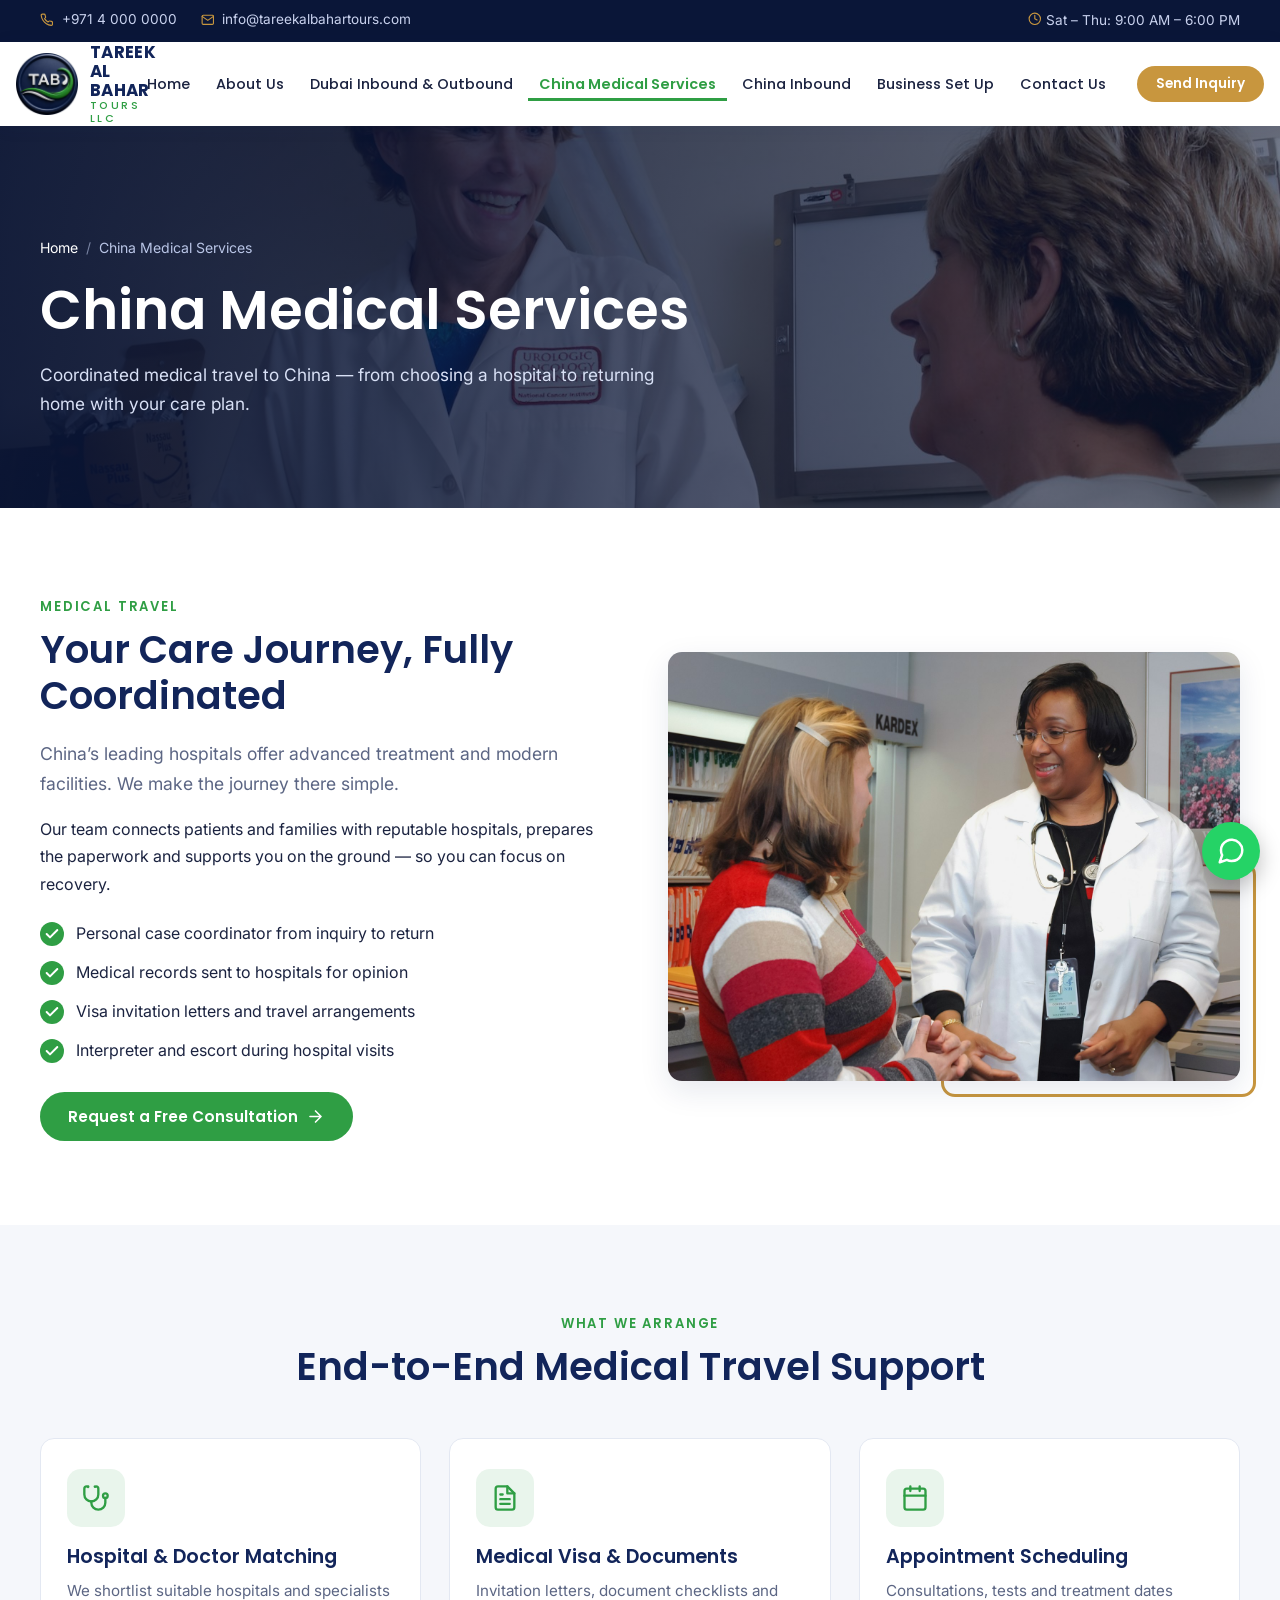
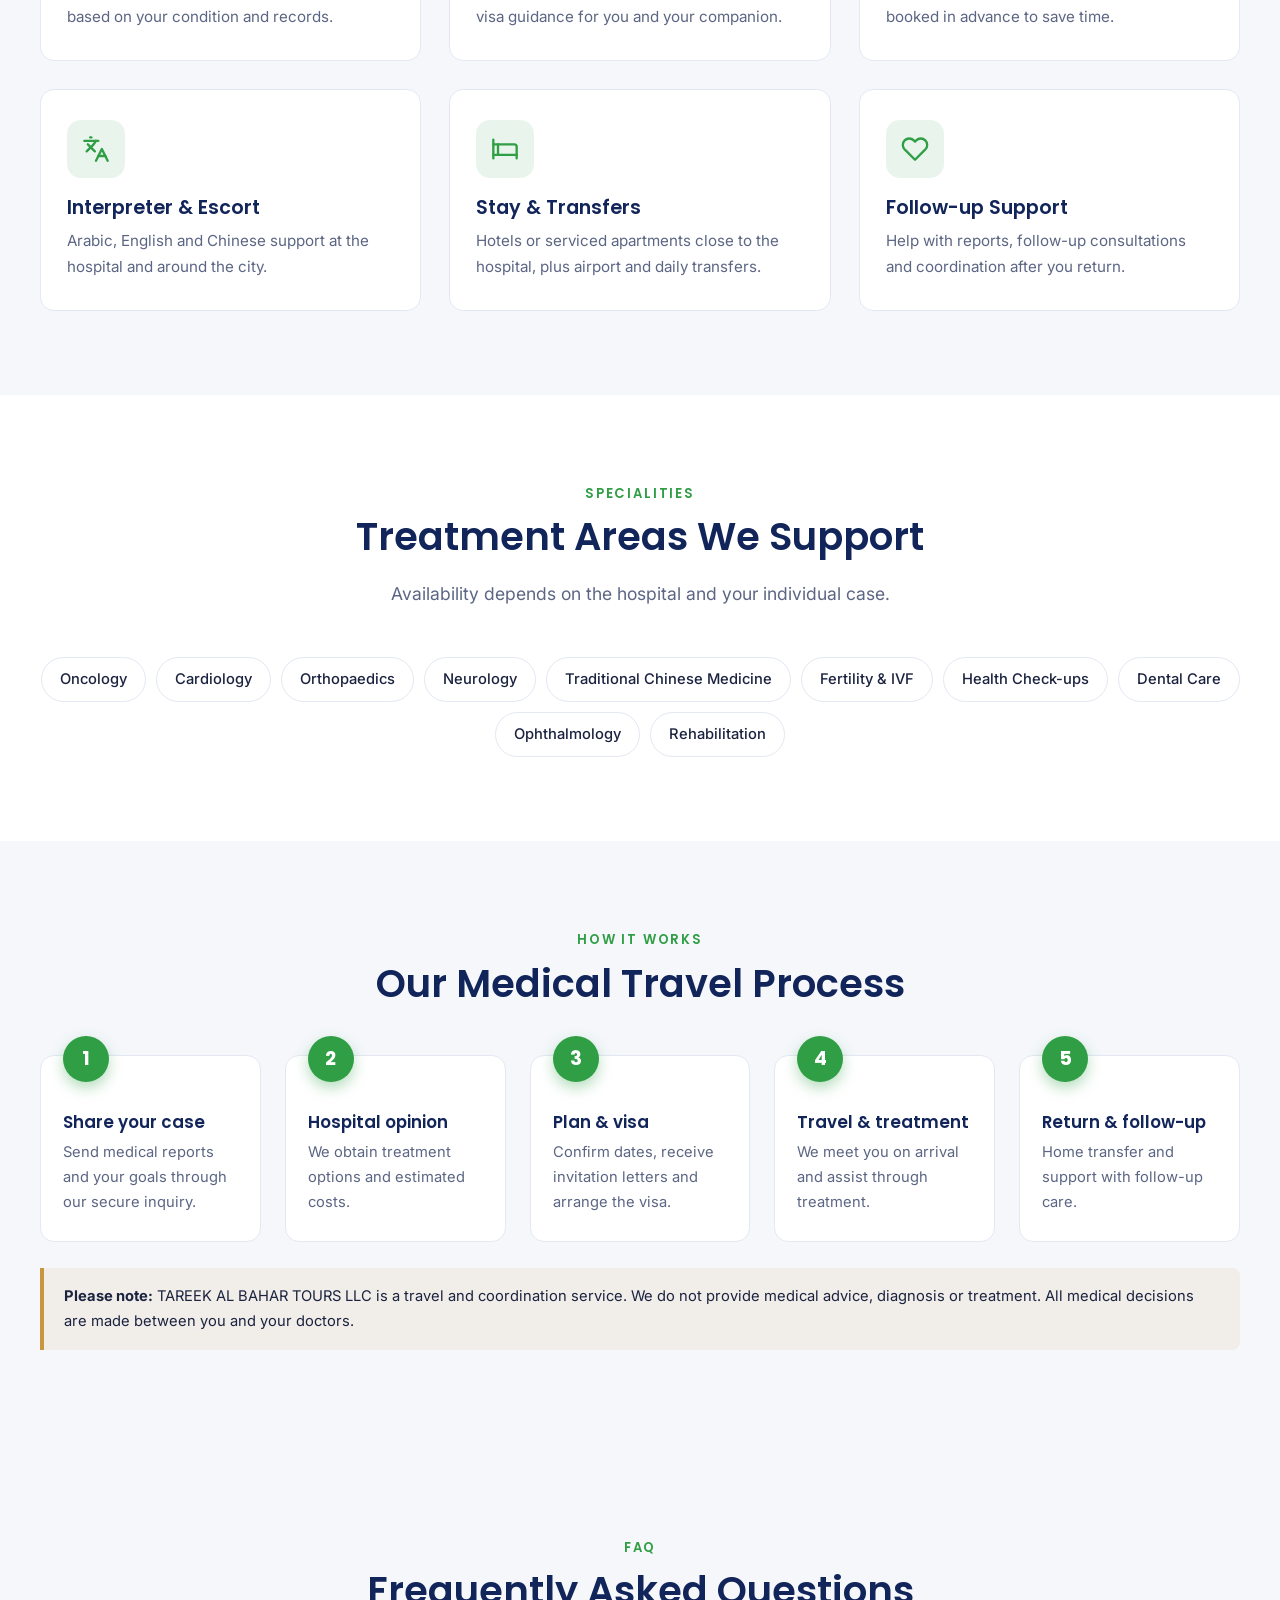
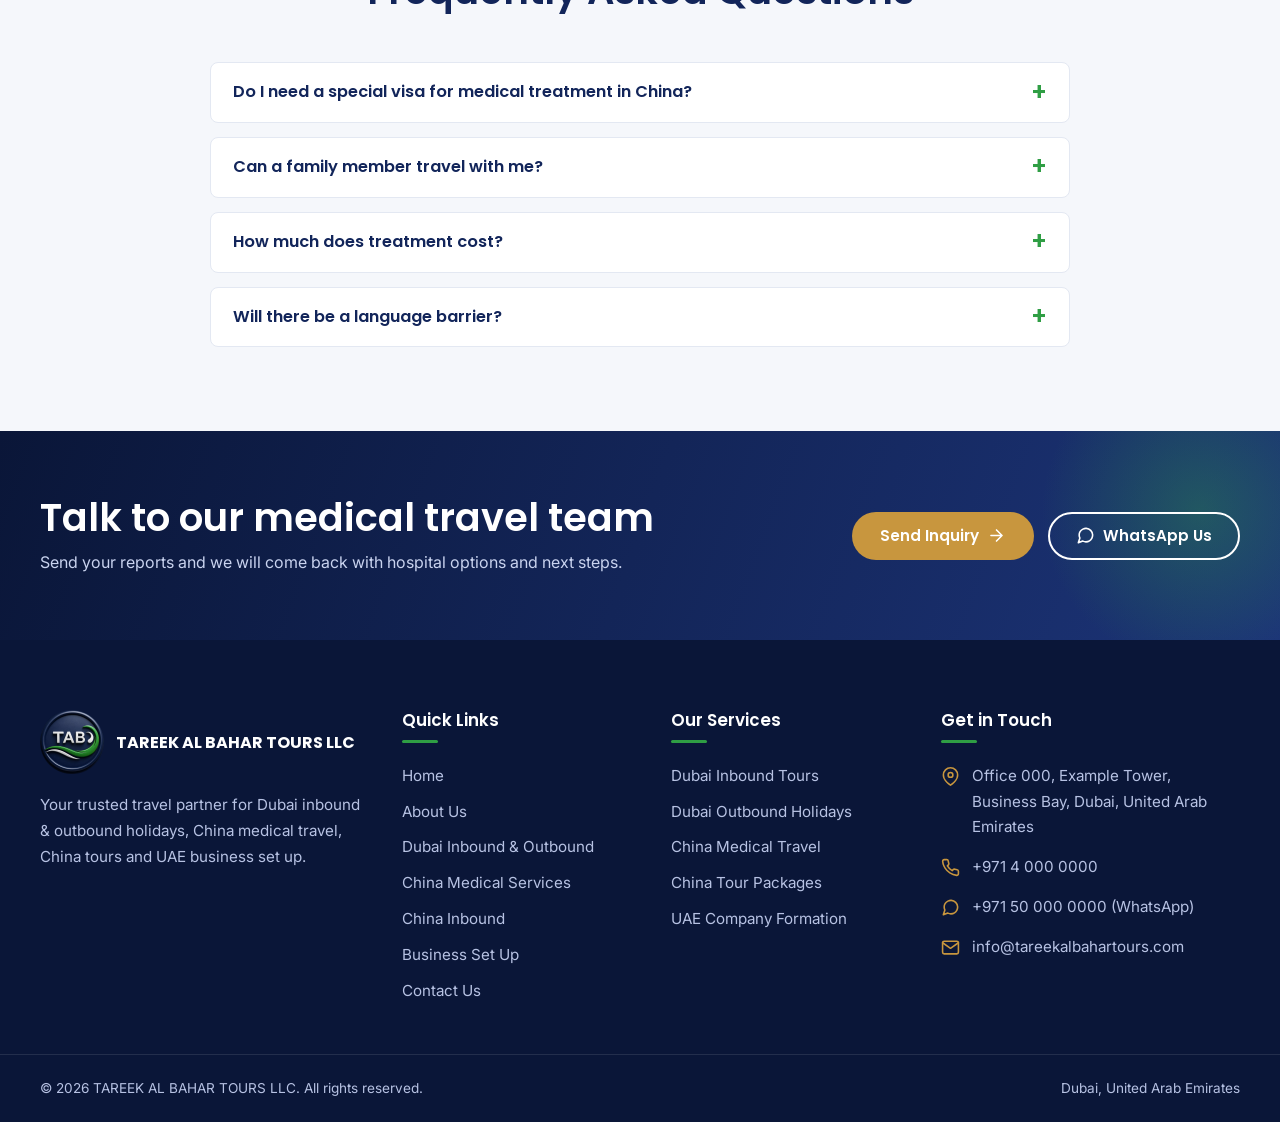
<file: china-medical-services/index.html>
<!DOCTYPE html>
<html lang="en">
<head>
<meta charset="utf-8">
<meta name="viewport" content="width=device-width, initial-scale=1">
<title>China Medical Services &amp; Medical Travel Coordination | TAREEK AL BAHAR</title>
<meta name="description" content="Medical travel to China made simple: hospital matching, medical visa support, interpreters, stays and follow-up care coordination from TAREEK AL BAHAR TOURS LLC, Dubai.">
<link rel="canonical" href="https://www.tareekalbahartours.com/china-medical-services/">
<meta name="theme-color" content="#12255a">
<meta property="og:type" content="website">
<meta property="og:site_name" content="TAREEK AL BAHAR TOURS LLC">
<meta property="og:title" content="China Medical Services &amp; Medical Travel Coordination | TAREEK AL BAHAR">
<meta property="og:description" content="Medical travel to China made simple: hospital matching, medical visa support, interpreters, stays and follow-up care coordination from TAREEK AL BAHAR TOURS LLC, Dubai.">
<meta property="og:url" content="https://www.tareekalbahartours.com/china-medical-services/">
<meta property="og:image" content="https://www.tareekalbahartours.com/assets/img/medical-consult.jpg">
<meta name="twitter:card" content="summary_large_image">
<link rel="icon" type="image/png" href="../assets/img/favicon.png">
<link rel="apple-touch-icon" href="../assets/img/apple-touch-icon.png">
<link rel="preconnect" href="https://fonts.googleapis.com">
<link rel="preconnect" href="https://fonts.gstatic.com" crossorigin>
<link href="https://fonts.googleapis.com/css2?family=Inter:wght@400;500;600&family=Poppins:wght@500;600;700&display=swap" rel="stylesheet">
<link rel="stylesheet" href="../assets/css/style.css">
<script type="application/ld+json">
{
  "@context": "https://schema.org",
  "@type": "BreadcrumbList",
  "itemListElement": [
    {"@type": "ListItem", "position": 1, "name": "Home", "item": "https://www.tareekalbahartours.com/"},
    {"@type": "ListItem", "position": 2, "name": "China Medical Services", "item": "https://www.tareekalbahartours.com/china-medical-services/"}
  ]
}
</script>
</head>
<body>
<svg xmlns="http://www.w3.org/2000/svg" style="display:none" aria-hidden="true"><symbol id="i-phone" viewBox="0 0 24 24"><path d="M22 16.92v3a2 2 0 0 1-2.18 2 19.79 19.79 0 0 1-8.63-3.07 19.5 19.5 0 0 1-6-6 19.79 19.79 0 0 1-3.07-8.67A2 2 0 0 1 4.11 2h3a2 2 0 0 1 2 1.72 12.84 12.84 0 0 0 .7 2.81 2 2 0 0 1-.45 2.11L8.09 9.91a16 16 0 0 0 6 6l1.27-1.27a2 2 0 0 1 2.11-.45 12.84 12.84 0 0 0 2.81.7A2 2 0 0 1 22 16.92z"/></symbol><symbol id="i-mail" viewBox="0 0 24 24"><path d="M4 4h16a2 2 0 0 1 2 2v12a2 2 0 0 1-2 2H4a2 2 0 0 1-2-2V6a2 2 0 0 1 2-2z"/><path d="M22 6l-10 7L2 6"/></symbol><symbol id="i-pin" viewBox="0 0 24 24"><path d="M21 10c0 7-9 13-9 13s-9-6-9-13a9 9 0 0 1 18 0z"/><circle cx="12" cy="10" r="3"/></symbol><symbol id="i-clock" viewBox="0 0 24 24"><circle cx="12" cy="12" r="10"/><path d="M12 6v6l4 2"/></symbol><symbol id="i-check" viewBox="0 0 24 24"><path d="M20 6L9 17l-5-5"/></symbol><symbol id="i-arrow" viewBox="0 0 24 24"><path d="M5 12h14M12 5l7 7-7 7"/></symbol><symbol id="i-globe" viewBox="0 0 24 24"><circle cx="12" cy="12" r="10"/><path d="M2 12h20"/><path d="M12 2a15.3 15.3 0 0 1 4 10 15.3 15.3 0 0 1-4 10 15.3 15.3 0 0 1-4-10 15.3 15.3 0 0 1 4-10z"/></symbol><symbol id="i-briefcase" viewBox="0 0 24 24"><rect x="2" y="7" width="20" height="14" rx="2"/><path d="M16 21V5a2 2 0 0 0-2-2h-4a2 2 0 0 0-2 2v16"/></symbol><symbol id="i-heart" viewBox="0 0 24 24"><path d="M20.84 4.61a5.5 5.5 0 0 0-7.78 0L12 5.67l-1.06-1.06a5.5 5.5 0 0 0-7.78 7.78l1.06 1.06L12 21.23l7.78-7.78 1.06-1.06a5.5 5.5 0 0 0 0-7.78z"/></symbol><symbol id="i-shield" viewBox="0 0 24 24"><path d="M12 22s8-4 8-10V5l-8-3-8 3v7c0 6 8 10 8 10z"/></symbol><symbol id="i-users" viewBox="0 0 24 24"><path d="M17 21v-2a4 4 0 0 0-4-4H5a4 4 0 0 0-4 4v2"/><circle cx="9" cy="7" r="4"/><path d="M23 21v-2a4 4 0 0 0-3-3.87"/><path d="M16 3.13a4 4 0 0 1 0 7.75"/></symbol><symbol id="i-star" viewBox="0 0 24 24"><polygon points="12 2 15.09 8.26 22 9.27 17 14.14 18.18 21.02 12 17.77 5.82 21.02 7 14.14 2 9.27 8.91 8.26 12 2"/></symbol><symbol id="i-file" viewBox="0 0 24 24"><path d="M14 2H6a2 2 0 0 0-2 2v16a2 2 0 0 0 2 2h12a2 2 0 0 0 2-2V8z"/><path d="M14 2v6h6"/><path d="M16 13H8"/><path d="M16 17H8"/><path d="M10 9H8"/></symbol><symbol id="i-send" viewBox="0 0 24 24"><path d="M22 2L11 13"/><path d="M22 2l-7 20-4-9-9-4 20-7z"/></symbol><symbol id="i-compass" viewBox="0 0 24 24"><circle cx="12" cy="12" r="10"/><polygon points="16.24 7.76 14.12 14.12 7.76 16.24 9.88 9.88 16.24 7.76"/></symbol><symbol id="i-home" viewBox="0 0 24 24"><path d="M3 9l9-7 9 7v11a2 2 0 0 1-2 2H5a2 2 0 0 1-2-2z"/><path d="M9 22V12h6v10"/></symbol><symbol id="i-nav" viewBox="0 0 24 24"><polygon points="3 11 22 2 13 21 11 13 3 11"/></symbol><symbol id="i-sun" viewBox="0 0 24 24"><circle cx="12" cy="12" r="5"/><path d="M12 1v2M12 21v2M4.22 4.22l1.42 1.42M18.36 18.36l1.42 1.42M1 12h2M21 12h2M4.22 19.78l1.42-1.42M18.36 5.64l1.42-1.42"/></symbol><symbol id="i-award" viewBox="0 0 24 24"><circle cx="12" cy="8" r="7"/><path d="M8.21 13.89L7 23l5-3 5 3-1.21-9.12"/></symbol><symbol id="i-headset" viewBox="0 0 24 24"><path d="M3 18v-6a9 9 0 0 1 18 0v6"/><path d="M21 19a2 2 0 0 1-2 2h-1a2 2 0 0 1-2-2v-3a2 2 0 0 1 2-2h3zM3 19a2 2 0 0 0 2 2h1a2 2 0 0 0 2-2v-3a2 2 0 0 0-2-2H3z"/></symbol><symbol id="i-dollar" viewBox="0 0 24 24"><path d="M12 1v22"/><path d="M17 5H9.5a3.5 3.5 0 0 0 0 7h5a3.5 3.5 0 0 1 0 7H6"/></symbol><symbol id="i-chat" viewBox="0 0 24 24"><path d="M21 11.5a8.38 8.38 0 0 1-.9 3.8 8.5 8.5 0 0 1-7.6 4.7 8.38 8.38 0 0 1-3.8-.9L3 21l1.9-5.7a8.38 8.38 0 0 1-.9-3.8 8.5 8.5 0 0 1 4.7-7.6 8.38 8.38 0 0 1 3.8-.9h.5a8.48 8.48 0 0 1 8 8v.5z"/></symbol><symbol id="i-menu" viewBox="0 0 24 24"><path d="M3 12h18M3 6h18M3 18h18"/></symbol><symbol id="i-building" viewBox="0 0 24 24"><rect x="4" y="2" width="16" height="20" rx="2"/><path d="M9 22v-4h6v4"/><path d="M8 6h.01M12 6h.01M16 6h.01M8 10h.01M12 10h.01M16 10h.01M8 14h.01M12 14h.01M16 14h.01"/></symbol><symbol id="i-clipboard" viewBox="0 0 24 24"><path d="M16 4h2a2 2 0 0 1 2 2v14a2 2 0 0 1-2 2H6a2 2 0 0 1-2-2V6a2 2 0 0 1 2-2h2"/><rect x="8" y="2" width="8" height="4" rx="1"/></symbol><symbol id="i-map" viewBox="0 0 24 24"><path d="M1 6v16l7-4 8 4 7-4V2l-7 4-8-4-7 4z"/><path d="M8 2v16"/><path d="M16 6v16"/></symbol><symbol id="i-calendar" viewBox="0 0 24 24"><rect x="3" y="4" width="18" height="18" rx="2"/><path d="M16 2v4M8 2v4M3 10h18"/></symbol><symbol id="i-plane" viewBox="0 0 24 24"><path d="M17.8 19.2L16 11l3.5-3.5C21 6 21.5 4 21 3c-1-.5-3 0-4.5 1.5L13 8 4.8 6.2c-.5-.1-.9.1-1.1.5l-.3.5c-.2.5-.1 1 .3 1.3L9 12l-2 3H4l-1 1 3 2 2 3 1-1v-3l3-2 3.5 5.3c.3.4.8.5 1.3.3l.5-.2c.4-.3.6-.7.5-1.2z"/></symbol><symbol id="i-stetho" viewBox="0 0 24 24"><path d="M4.8 2.3A.3.3 0 1 0 5 2H4a2 2 0 0 0-2 2v5a6 6 0 0 0 6 6 6 6 0 0 0 6-6V4a2 2 0 0 0-2-2h-1a.2.2 0 1 0 .3.3"/><path d="M8 15v1a6 6 0 0 0 6 6 6 6 0 0 0 6-6v-4"/><circle cx="20" cy="10" r="2"/></symbol><symbol id="i-translate" viewBox="0 0 24 24"><path d="M5 8l6 6"/><path d="M4 14l6-6 2-3"/><path d="M2 5h12"/><path d="M7 2h1"/><path d="M22 22l-5-10-5 10"/><path d="M14 18h6"/></symbol><symbol id="i-bed" viewBox="0 0 24 24"><path d="M2 4v16"/><path d="M2 8h18a2 2 0 0 1 2 2v10"/><path d="M2 17h20"/><path d="M6 8v9"/></symbol></svg>

<a class="skip-link" href="#main">Skip to content</a>
<div class="topbar">
  <div class="container topbar__inner">
    <ul class="topbar__list">
      <li><a href="tel:+97140000000"><svg class="icon" aria-hidden="true"><use href="#i-phone"/></svg> +971 4 000 0000</a></li>
      <li><a href="mailto:info@tareekalbahartours.com"><svg class="icon" aria-hidden="true"><use href="#i-mail"/></svg> info@tareekalbahartours.com</a></li>
    </ul>
    <ul class="topbar__list topbar__list--right">
      <li><svg class="icon" aria-hidden="true"><use href="#i-clock"/></svg> Sat – Thu: 9:00 AM – 6:00 PM</li>
    </ul>
  </div>
</div>
<header class="site-header">
  <div class="container site-header__inner">
    <a class="brand" href="../" aria-label="TAREEK AL BAHAR TOURS LLC – home">
      <img src="../assets/img/logo.png" alt="TAREEK AL BAHAR TOURS logo" width="512" height="512">
      <span class="brand__name">TAREEK AL BAHAR<small>TOURS LLC</small></span>
    </a>
    <nav class="main-nav" id="main-nav" aria-label="Main navigation">
      <ul class="main-nav__list"><li><a href="../">Home</a></li><li><a href="../about-us/">About Us</a></li><li><a href="../dubai-inbound-outbound/">Dubai Inbound &amp; Outbound</a></li><li><a href="../china-medical-services/" aria-current="page">China Medical Services</a></li><li><a href="../china-inbound/">China Inbound</a></li><li><a href="../business-setup/">Business Set Up</a></li><li><a href="../contact-us/">Contact Us</a></li></ul>
    </nav>
    <div class="header-cta">
      <a class="btn btn--primary btn--sm" href="../contact-us/">Send Inquiry</a>
      <button class="nav-toggle" type="button" aria-label="Toggle menu" aria-expanded="false" aria-controls="main-nav"><svg class="icon" aria-hidden="true"><use href="#i-menu"/></svg></button>
    </div>
  </div>
</header>
<main id="main">


<section class="page-banner bg-medical-consult">
  <div class="container">
    <ol class="breadcrumb" aria-label="Breadcrumb"><li><a href="../">Home</a></li><li aria-current="page">China Medical Services</li></ol>
    <h1>China Medical Services</h1>
    <p>Coordinated medical travel to China — from choosing a hospital to returning home with your care plan.</p>
  </div>
</section>

<section class="section" aria-labelledby="med-intro-title">
  <div class="container split">
    <div>
      <span class="eyebrow">Medical Travel</span>
      <h2 id="med-intro-title">Your Care Journey, Fully Coordinated</h2>
      <p class="lead">China&rsquo;s leading hospitals offer advanced treatment and modern facilities. We make the journey there simple.</p>
      <p>Our team connects patients and families with reputable hospitals, prepares the paperwork and supports you on the ground — so you can focus on recovery.</p>
      <ul class="check-list "><li><svg class="icon" aria-hidden="true"><use href="#i-check"/></svg> <span>Personal case coordinator from inquiry to return</span></li><li><svg class="icon" aria-hidden="true"><use href="#i-check"/></svg> <span>Medical records sent to hospitals for opinion</span></li><li><svg class="icon" aria-hidden="true"><use href="#i-check"/></svg> <span>Visa invitation letters and travel arrangements</span></li><li><svg class="icon" aria-hidden="true"><use href="#i-check"/></svg> <span>Interpreter and escort during hospital visits</span></li></ul>
      <a class="btn btn--green" href="../contact-us/">Request a Free Consultation <svg class="icon" aria-hidden="true"><use href="#i-arrow"/></svg></a>
    </div>
    <div class="split__media"><img src="../assets/img/medical-clinic.jpg" alt="Doctor speaking with a patient in a clinic" width="1600" height="1217" loading="lazy" decoding="async"></div>
  </div>
</section>

<section class="section section--alt" aria-labelledby="med-services-title">
  <div class="container">
    <div class="section-head"><span class="eyebrow">What We Arrange</span><h2>End-to-End Medical Travel Support</h2></div>
    <h3 id="med-services-title" hidden>Medical travel services</h3>
    <div class="grid grid--3"><div class="icon-box"><div class="icon-box__icon"><svg class="icon" aria-hidden="true"><use href="#i-stetho"/></svg></div><h3>Hospital &amp; Doctor Matching</h3><p>We shortlist suitable hospitals and specialists based on your condition and records.</p></div><div class="icon-box"><div class="icon-box__icon"><svg class="icon" aria-hidden="true"><use href="#i-file"/></svg></div><h3>Medical Visa &amp; Documents</h3><p>Invitation letters, document checklists and visa guidance for you and your companion.</p></div><div class="icon-box"><div class="icon-box__icon"><svg class="icon" aria-hidden="true"><use href="#i-calendar"/></svg></div><h3>Appointment Scheduling</h3><p>Consultations, tests and treatment dates booked in advance to save time.</p></div><div class="icon-box"><div class="icon-box__icon"><svg class="icon" aria-hidden="true"><use href="#i-translate"/></svg></div><h3>Interpreter &amp; Escort</h3><p>Arabic, English and Chinese support at the hospital and around the city.</p></div><div class="icon-box"><div class="icon-box__icon"><svg class="icon" aria-hidden="true"><use href="#i-bed"/></svg></div><h3>Stay &amp; Transfers</h3><p>Hotels or serviced apartments close to the hospital, plus airport and daily transfers.</p></div><div class="icon-box"><div class="icon-box__icon"><svg class="icon" aria-hidden="true"><use href="#i-heart"/></svg></div><h3>Follow-up Support</h3><p>Help with reports, follow-up consultations and coordination after you return.</p></div></div>
  </div>
</section>

<section class="section" aria-labelledby="treatments-title">
  <div class="container">
    <div class="section-head"><span class="eyebrow">Specialities</span><h2>Treatment Areas We Support</h2><p class="lead">Availability depends on the hospital and your individual case.</p></div>
    <ul class="pill-list pill-list--center" id="treatments-title">
      <li>Oncology</li><li>Cardiology</li><li>Orthopaedics</li><li>Neurology</li><li>Traditional Chinese Medicine</li><li>Fertility &amp; IVF</li><li>Health Check-ups</li><li>Dental Care</li><li>Ophthalmology</li><li>Rehabilitation</li>
    </ul>
  </div>
</section>

<section class="section section--alt" aria-labelledby="med-process-title">
  <div class="container">
    <div class="section-head"><span class="eyebrow">How It Works</span><h2>Our Medical Travel Process</h2></div>
    <h3 id="med-process-title" hidden>Process</h3>
    <ol class="steps"><li class="steps__item"><h3>Share your case</h3><p>Send medical reports and your goals through our secure inquiry.</p></li><li class="steps__item"><h3>Hospital opinion</h3><p>We obtain treatment options and estimated costs.</p></li><li class="steps__item"><h3>Plan &amp; visa</h3><p>Confirm dates, receive invitation letters and arrange the visa.</p></li><li class="steps__item"><h3>Travel &amp; treatment</h3><p>We meet you on arrival and assist through treatment.</p></li><li class="steps__item"><h3>Return &amp; follow-up</h3><p>Home transfer and support with follow-up care.</p></li></ol>
    <p class="notice"><strong>Please note:</strong> TAREEK AL BAHAR TOURS LLC is a travel and coordination service. We do not provide medical advice, diagnosis or treatment. All medical decisions are made between you and your doctors.</p>
  </div>
</section>


<section class="section section--alt" aria-labelledby="faq-title">
  <div class="container">
    <div class="section-head"><span class="eyebrow">FAQ</span><h2 id="faq-title">Frequently Asked Questions</h2></div>
    <div class="faq"><details><summary>Do I need a special visa for medical treatment in China?</summary><p>Most patients travel on a visa suitable for their situation. We guide you on the correct type and prepare the supporting documents and hospital invitation.</p></details><details><summary>Can a family member travel with me?</summary><p>Yes. We arrange the visa, accommodation and transfers for one or more companions.</p></details><details><summary>How much does treatment cost?</summary><p>Costs vary by hospital, condition and treatment plan. After reviewing your records we request an estimate from the hospital and share it with you before you commit.</p></details><details><summary>Will there be a language barrier?</summary><p>We provide interpreters for consultations, admissions and daily needs so communication is never a concern.</p></details></div>
  </div>
</section>

<section class="cta-band" aria-labelledby="cta-title">
  <div class="container cta-band__inner">
    <div>
      <h2 id="cta-title">Talk to our medical travel team</h2>
      <p>Send your reports and we will come back with hospital options and next steps.</p>
    </div>
    <div class="cta-band__actions">
      <a class="btn btn--primary" href="../contact-us/">Send Inquiry <svg class="icon" aria-hidden="true"><use href="#i-arrow"/></svg></a>
      <a class="btn btn--outline" href="https://wa.me/971500000000" rel="noopener"><svg class="icon" aria-hidden="true"><use href="#i-chat"/></svg> WhatsApp Us</a>
    </div>
  </div>
</section>

</main>

<footer class="site-footer">
  <div class="container footer-grid">
    <div>
      <div class="footer-brand">
        <img src="../assets/img/logo.png" alt="TAREEK AL BAHAR TOURS logo" width="512" height="512" loading="lazy">
        <span>TAREEK AL BAHAR TOURS LLC</span>
      </div>
      <p>Your trusted travel partner for Dubai inbound &amp; outbound holidays, China medical travel, China tours and UAE business set up.</p>
    </div>
    <div>
      <h3>Quick Links</h3>
      <ul class="footer-links"><li><a href="../">Home</a></li><li><a href="../about-us/">About Us</a></li><li><a href="../dubai-inbound-outbound/">Dubai Inbound &amp; Outbound</a></li><li><a href="../china-medical-services/">China Medical Services</a></li><li><a href="../china-inbound/">China Inbound</a></li><li><a href="../business-setup/">Business Set Up</a></li><li><a href="../contact-us/">Contact Us</a></li></ul>
    </div>
    <div>
      <h3>Our Services</h3>
      <ul class="footer-links">
        <li><a href="../dubai-inbound-outbound/#inbound">Dubai Inbound Tours</a></li>
        <li><a href="../dubai-inbound-outbound/#outbound">Dubai Outbound Holidays</a></li>
        <li><a href="../china-medical-services/">China Medical Travel</a></li>
        <li><a href="../china-inbound/">China Tour Packages</a></li>
        <li><a href="../business-setup/">UAE Company Formation</a></li>
      </ul>
    </div>
    <div>
      <h3>Get in Touch</h3>
      <ul class="footer-contact">
        <li><svg class="icon" aria-hidden="true"><use href="#i-pin"/></svg> <span>Office 000, Example Tower, Business Bay, Dubai, United Arab Emirates</span></li>
        <li><svg class="icon" aria-hidden="true"><use href="#i-phone"/></svg> <a href="tel:+97140000000">+971 4 000 0000</a></li>
        <li><svg class="icon" aria-hidden="true"><use href="#i-chat"/></svg> <a href="https://wa.me/971500000000" rel="noopener">+971 50 000 0000 (WhatsApp)</a></li>
        <li><svg class="icon" aria-hidden="true"><use href="#i-mail"/></svg> <a href="mailto:info@tareekalbahartours.com">info@tareekalbahartours.com</a></li>
      </ul>
    </div>
  </div>
  <div class="footer-bottom">
    <div class="container footer-bottom__inner">
      <span>&copy; 2026 TAREEK AL BAHAR TOURS LLC. All rights reserved.</span>
      <span>Dubai, United Arab Emirates</span>
    </div>
  </div>
</footer>
<a class="whatsapp-float" href="https://wa.me/971500000000" rel="noopener" aria-label="Chat with us on WhatsApp"><svg class="icon" aria-hidden="true"><use href="#i-chat"/></svg></a>
<script src="../assets/js/main.js" defer></script>
</body>
</html>
</file>
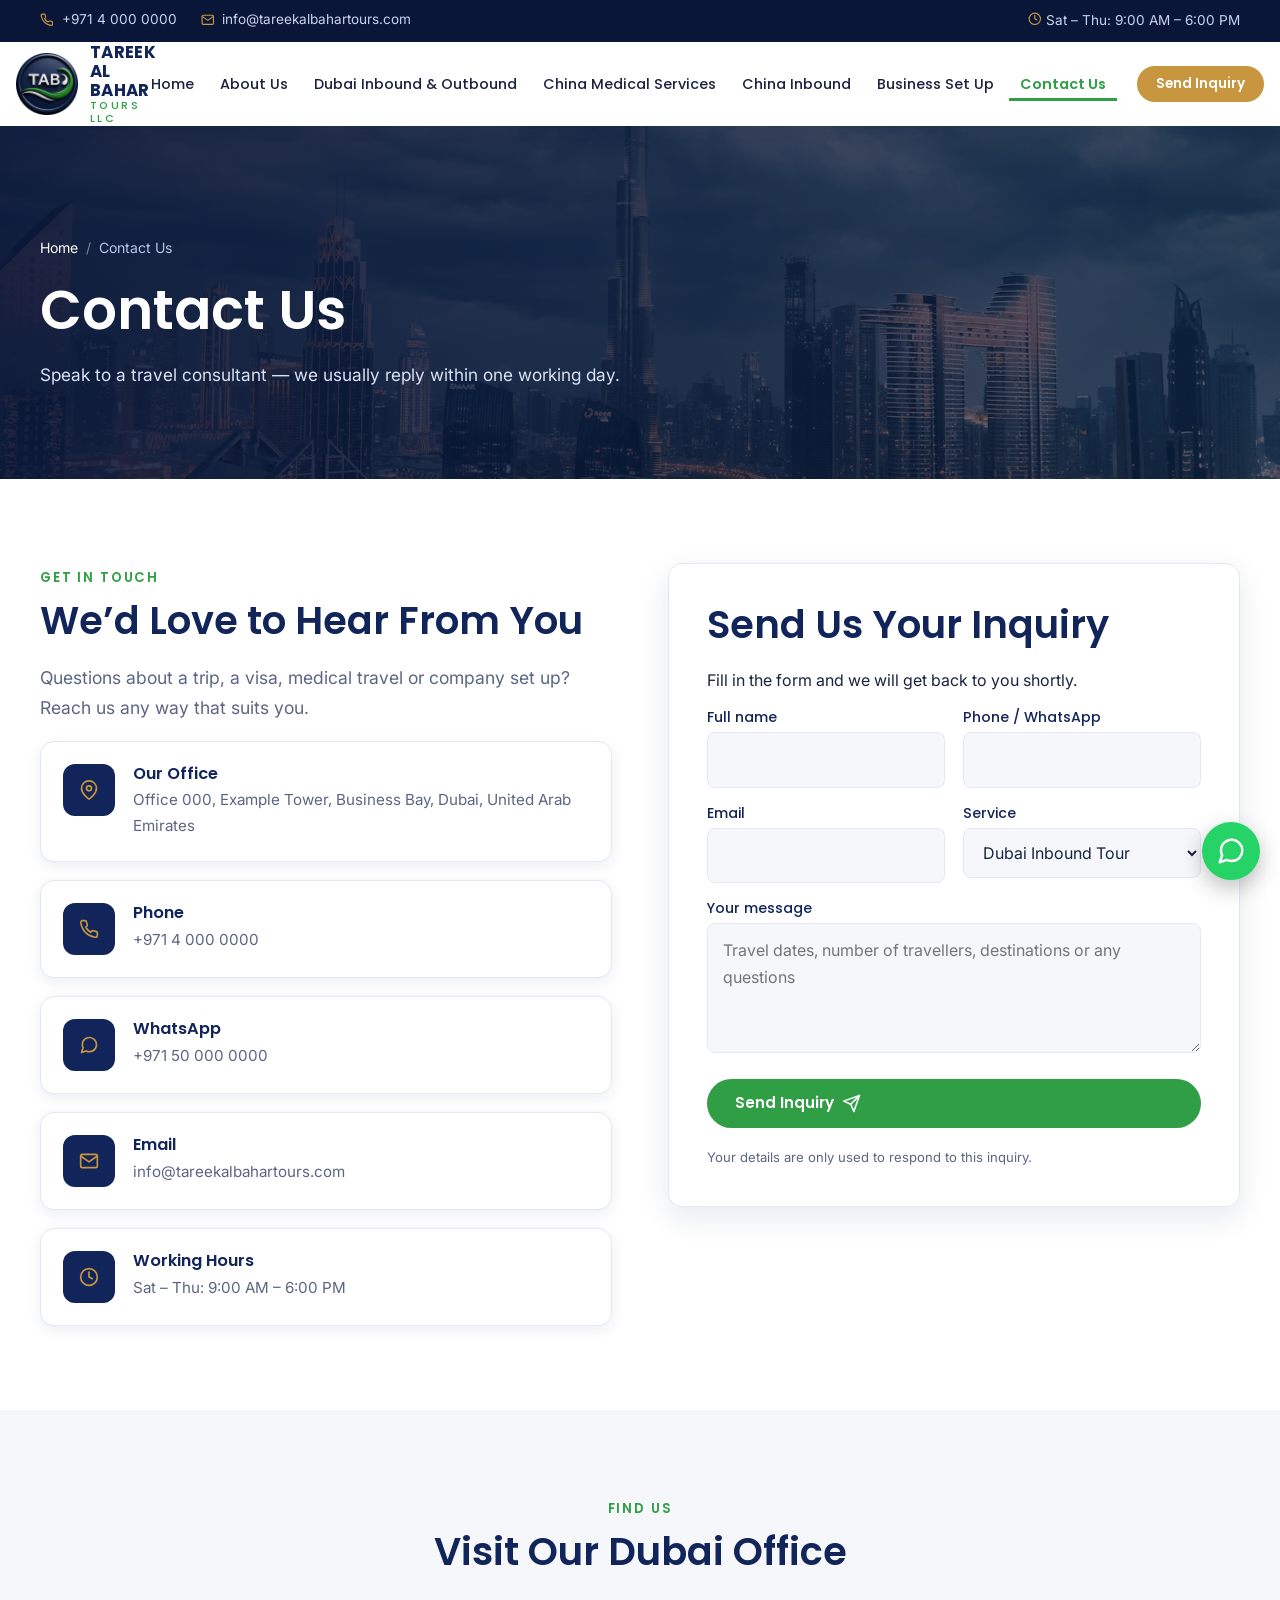
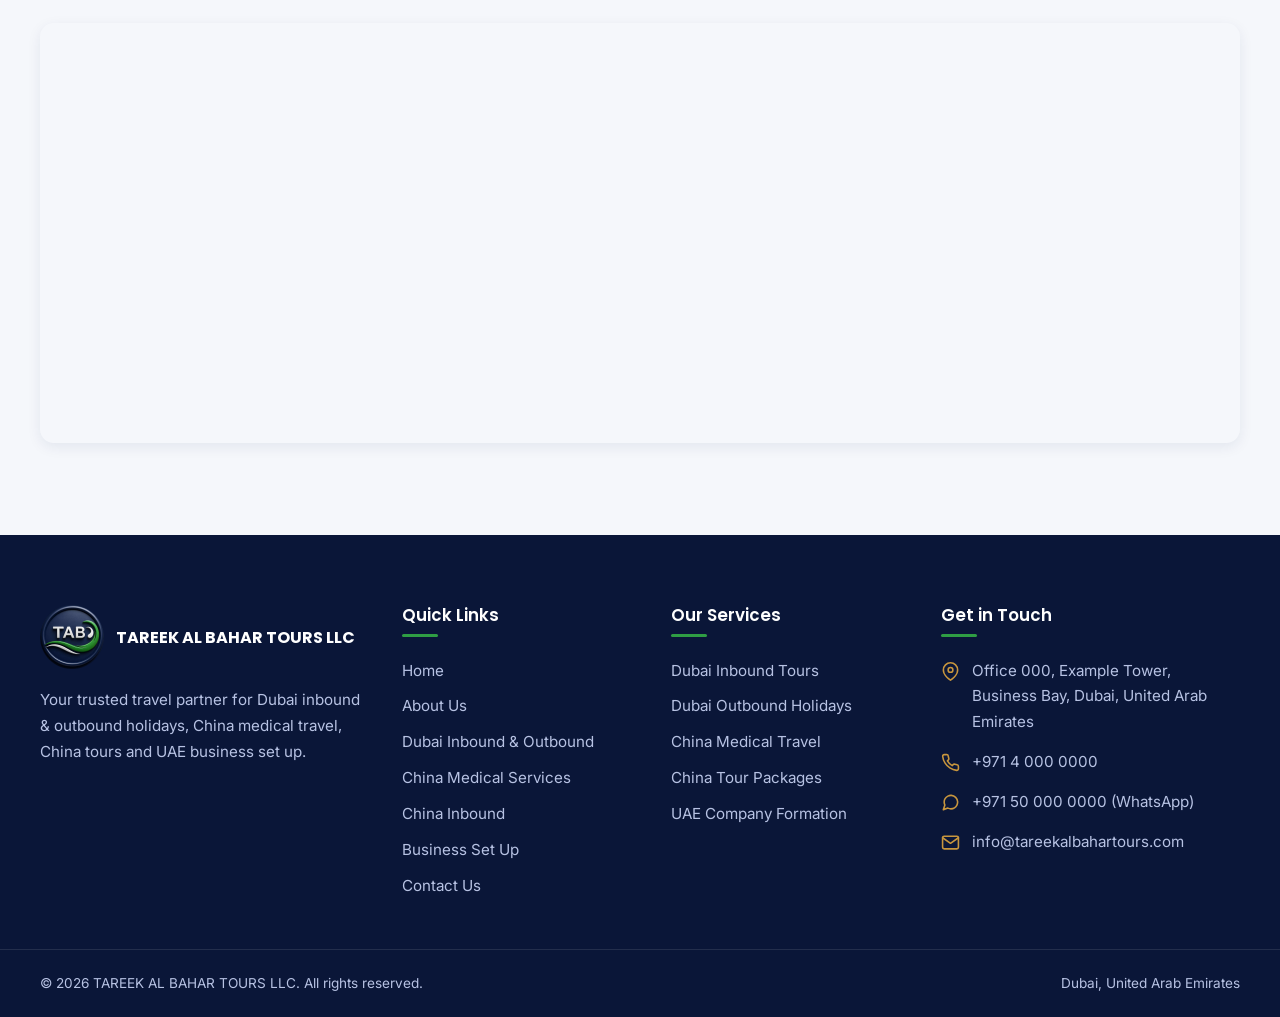
<file: contact-us/index.html>
<!DOCTYPE html>
<html lang="en">
<head>
<meta charset="utf-8">
<meta name="viewport" content="width=device-width, initial-scale=1">
<title>Contact Us | TAREEK AL BAHAR TOURS LLC Dubai Travel Agency</title>
<meta name="description" content="Contact TAREEK AL BAHAR TOURS LLC in Dubai for holidays, visas, China medical travel, China tours and business set up. Call, WhatsApp, email or send an inquiry.">
<link rel="canonical" href="https://www.tareekalbahartours.com/contact-us/">
<meta name="theme-color" content="#12255a">
<meta property="og:type" content="website">
<meta property="og:site_name" content="TAREEK AL BAHAR TOURS LLC">
<meta property="og:title" content="Contact Us | TAREEK AL BAHAR TOURS LLC Dubai Travel Agency">
<meta property="og:description" content="Contact TAREEK AL BAHAR TOURS LLC in Dubai for holidays, visas, China medical travel, China tours and business set up. Call, WhatsApp, email or send an inquiry.">
<meta property="og:url" content="https://www.tareekalbahartours.com/contact-us/">
<meta property="og:image" content="https://www.tareekalbahartours.com/assets/img/dubai-skyline.jpg">
<meta name="twitter:card" content="summary_large_image">
<link rel="icon" type="image/png" href="../assets/img/favicon.png">
<link rel="apple-touch-icon" href="../assets/img/apple-touch-icon.png">
<link rel="preconnect" href="https://fonts.googleapis.com">
<link rel="preconnect" href="https://fonts.gstatic.com" crossorigin>
<link href="https://fonts.googleapis.com/css2?family=Inter:wght@400;500;600&family=Poppins:wght@500;600;700&display=swap" rel="stylesheet">
<link rel="stylesheet" href="../assets/css/style.css">
<script type="application/ld+json">
{
  "@context": "https://schema.org",
  "@type": "TravelAgency",
  "name": "TAREEK AL BAHAR TOURS LLC",
  "url": "https://www.tareekalbahartours.com/",
  "logo": "https://www.tareekalbahartours.com/assets/img/logo.png",
  "image": "https://www.tareekalbahartours.com/assets/img/hero-dubai.jpg",
  "telephone": "+971 4 000 0000",
  "email": "info@tareekalbahartours.com",
  "address": {"@type": "PostalAddress", "streetAddress": "Office 000, Example Tower, Business Bay", "addressLocality": "Dubai", "addressCountry": "AE"},
  "areaServed": ["AE", "CN"]
}
</script>
</head>
<body>
<svg xmlns="http://www.w3.org/2000/svg" style="display:none" aria-hidden="true"><symbol id="i-phone" viewBox="0 0 24 24"><path d="M22 16.92v3a2 2 0 0 1-2.18 2 19.79 19.79 0 0 1-8.63-3.07 19.5 19.5 0 0 1-6-6 19.79 19.79 0 0 1-3.07-8.67A2 2 0 0 1 4.11 2h3a2 2 0 0 1 2 1.72 12.84 12.84 0 0 0 .7 2.81 2 2 0 0 1-.45 2.11L8.09 9.91a16 16 0 0 0 6 6l1.27-1.27a2 2 0 0 1 2.11-.45 12.84 12.84 0 0 0 2.81.7A2 2 0 0 1 22 16.92z"/></symbol><symbol id="i-mail" viewBox="0 0 24 24"><path d="M4 4h16a2 2 0 0 1 2 2v12a2 2 0 0 1-2 2H4a2 2 0 0 1-2-2V6a2 2 0 0 1 2-2z"/><path d="M22 6l-10 7L2 6"/></symbol><symbol id="i-pin" viewBox="0 0 24 24"><path d="M21 10c0 7-9 13-9 13s-9-6-9-13a9 9 0 0 1 18 0z"/><circle cx="12" cy="10" r="3"/></symbol><symbol id="i-clock" viewBox="0 0 24 24"><circle cx="12" cy="12" r="10"/><path d="M12 6v6l4 2"/></symbol><symbol id="i-check" viewBox="0 0 24 24"><path d="M20 6L9 17l-5-5"/></symbol><symbol id="i-arrow" viewBox="0 0 24 24"><path d="M5 12h14M12 5l7 7-7 7"/></symbol><symbol id="i-globe" viewBox="0 0 24 24"><circle cx="12" cy="12" r="10"/><path d="M2 12h20"/><path d="M12 2a15.3 15.3 0 0 1 4 10 15.3 15.3 0 0 1-4 10 15.3 15.3 0 0 1-4-10 15.3 15.3 0 0 1 4-10z"/></symbol><symbol id="i-briefcase" viewBox="0 0 24 24"><rect x="2" y="7" width="20" height="14" rx="2"/><path d="M16 21V5a2 2 0 0 0-2-2h-4a2 2 0 0 0-2 2v16"/></symbol><symbol id="i-heart" viewBox="0 0 24 24"><path d="M20.84 4.61a5.5 5.5 0 0 0-7.78 0L12 5.67l-1.06-1.06a5.5 5.5 0 0 0-7.78 7.78l1.06 1.06L12 21.23l7.78-7.78 1.06-1.06a5.5 5.5 0 0 0 0-7.78z"/></symbol><symbol id="i-shield" viewBox="0 0 24 24"><path d="M12 22s8-4 8-10V5l-8-3-8 3v7c0 6 8 10 8 10z"/></symbol><symbol id="i-users" viewBox="0 0 24 24"><path d="M17 21v-2a4 4 0 0 0-4-4H5a4 4 0 0 0-4 4v2"/><circle cx="9" cy="7" r="4"/><path d="M23 21v-2a4 4 0 0 0-3-3.87"/><path d="M16 3.13a4 4 0 0 1 0 7.75"/></symbol><symbol id="i-star" viewBox="0 0 24 24"><polygon points="12 2 15.09 8.26 22 9.27 17 14.14 18.18 21.02 12 17.77 5.82 21.02 7 14.14 2 9.27 8.91 8.26 12 2"/></symbol><symbol id="i-file" viewBox="0 0 24 24"><path d="M14 2H6a2 2 0 0 0-2 2v16a2 2 0 0 0 2 2h12a2 2 0 0 0 2-2V8z"/><path d="M14 2v6h6"/><path d="M16 13H8"/><path d="M16 17H8"/><path d="M10 9H8"/></symbol><symbol id="i-send" viewBox="0 0 24 24"><path d="M22 2L11 13"/><path d="M22 2l-7 20-4-9-9-4 20-7z"/></symbol><symbol id="i-compass" viewBox="0 0 24 24"><circle cx="12" cy="12" r="10"/><polygon points="16.24 7.76 14.12 14.12 7.76 16.24 9.88 9.88 16.24 7.76"/></symbol><symbol id="i-home" viewBox="0 0 24 24"><path d="M3 9l9-7 9 7v11a2 2 0 0 1-2 2H5a2 2 0 0 1-2-2z"/><path d="M9 22V12h6v10"/></symbol><symbol id="i-nav" viewBox="0 0 24 24"><polygon points="3 11 22 2 13 21 11 13 3 11"/></symbol><symbol id="i-sun" viewBox="0 0 24 24"><circle cx="12" cy="12" r="5"/><path d="M12 1v2M12 21v2M4.22 4.22l1.42 1.42M18.36 18.36l1.42 1.42M1 12h2M21 12h2M4.22 19.78l1.42-1.42M18.36 5.64l1.42-1.42"/></symbol><symbol id="i-award" viewBox="0 0 24 24"><circle cx="12" cy="8" r="7"/><path d="M8.21 13.89L7 23l5-3 5 3-1.21-9.12"/></symbol><symbol id="i-headset" viewBox="0 0 24 24"><path d="M3 18v-6a9 9 0 0 1 18 0v6"/><path d="M21 19a2 2 0 0 1-2 2h-1a2 2 0 0 1-2-2v-3a2 2 0 0 1 2-2h3zM3 19a2 2 0 0 0 2 2h1a2 2 0 0 0 2-2v-3a2 2 0 0 0-2-2H3z"/></symbol><symbol id="i-dollar" viewBox="0 0 24 24"><path d="M12 1v22"/><path d="M17 5H9.5a3.5 3.5 0 0 0 0 7h5a3.5 3.5 0 0 1 0 7H6"/></symbol><symbol id="i-chat" viewBox="0 0 24 24"><path d="M21 11.5a8.38 8.38 0 0 1-.9 3.8 8.5 8.5 0 0 1-7.6 4.7 8.38 8.38 0 0 1-3.8-.9L3 21l1.9-5.7a8.38 8.38 0 0 1-.9-3.8 8.5 8.5 0 0 1 4.7-7.6 8.38 8.38 0 0 1 3.8-.9h.5a8.48 8.48 0 0 1 8 8v.5z"/></symbol><symbol id="i-menu" viewBox="0 0 24 24"><path d="M3 12h18M3 6h18M3 18h18"/></symbol><symbol id="i-building" viewBox="0 0 24 24"><rect x="4" y="2" width="16" height="20" rx="2"/><path d="M9 22v-4h6v4"/><path d="M8 6h.01M12 6h.01M16 6h.01M8 10h.01M12 10h.01M16 10h.01M8 14h.01M12 14h.01M16 14h.01"/></symbol><symbol id="i-clipboard" viewBox="0 0 24 24"><path d="M16 4h2a2 2 0 0 1 2 2v14a2 2 0 0 1-2 2H6a2 2 0 0 1-2-2V6a2 2 0 0 1 2-2h2"/><rect x="8" y="2" width="8" height="4" rx="1"/></symbol><symbol id="i-map" viewBox="0 0 24 24"><path d="M1 6v16l7-4 8 4 7-4V2l-7 4-8-4-7 4z"/><path d="M8 2v16"/><path d="M16 6v16"/></symbol><symbol id="i-calendar" viewBox="0 0 24 24"><rect x="3" y="4" width="18" height="18" rx="2"/><path d="M16 2v4M8 2v4M3 10h18"/></symbol><symbol id="i-plane" viewBox="0 0 24 24"><path d="M17.8 19.2L16 11l3.5-3.5C21 6 21.5 4 21 3c-1-.5-3 0-4.5 1.5L13 8 4.8 6.2c-.5-.1-.9.1-1.1.5l-.3.5c-.2.5-.1 1 .3 1.3L9 12l-2 3H4l-1 1 3 2 2 3 1-1v-3l3-2 3.5 5.3c.3.4.8.5 1.3.3l.5-.2c.4-.3.6-.7.5-1.2z"/></symbol><symbol id="i-stetho" viewBox="0 0 24 24"><path d="M4.8 2.3A.3.3 0 1 0 5 2H4a2 2 0 0 0-2 2v5a6 6 0 0 0 6 6 6 6 0 0 0 6-6V4a2 2 0 0 0-2-2h-1a.2.2 0 1 0 .3.3"/><path d="M8 15v1a6 6 0 0 0 6 6 6 6 0 0 0 6-6v-4"/><circle cx="20" cy="10" r="2"/></symbol><symbol id="i-translate" viewBox="0 0 24 24"><path d="M5 8l6 6"/><path d="M4 14l6-6 2-3"/><path d="M2 5h12"/><path d="M7 2h1"/><path d="M22 22l-5-10-5 10"/><path d="M14 18h6"/></symbol><symbol id="i-bed" viewBox="0 0 24 24"><path d="M2 4v16"/><path d="M2 8h18a2 2 0 0 1 2 2v10"/><path d="M2 17h20"/><path d="M6 8v9"/></symbol></svg>

<a class="skip-link" href="#main">Skip to content</a>
<div class="topbar">
  <div class="container topbar__inner">
    <ul class="topbar__list">
      <li><a href="tel:+97140000000"><svg class="icon" aria-hidden="true"><use href="#i-phone"/></svg> +971 4 000 0000</a></li>
      <li><a href="mailto:info@tareekalbahartours.com"><svg class="icon" aria-hidden="true"><use href="#i-mail"/></svg> info@tareekalbahartours.com</a></li>
    </ul>
    <ul class="topbar__list topbar__list--right">
      <li><svg class="icon" aria-hidden="true"><use href="#i-clock"/></svg> Sat – Thu: 9:00 AM – 6:00 PM</li>
    </ul>
  </div>
</div>
<header class="site-header">
  <div class="container site-header__inner">
    <a class="brand" href="../" aria-label="TAREEK AL BAHAR TOURS LLC – home">
      <img src="../assets/img/logo.png" alt="TAREEK AL BAHAR TOURS logo" width="512" height="512">
      <span class="brand__name">TAREEK AL BAHAR<small>TOURS LLC</small></span>
    </a>
    <nav class="main-nav" id="main-nav" aria-label="Main navigation">
      <ul class="main-nav__list"><li><a href="../">Home</a></li><li><a href="../about-us/">About Us</a></li><li><a href="../dubai-inbound-outbound/">Dubai Inbound &amp; Outbound</a></li><li><a href="../china-medical-services/">China Medical Services</a></li><li><a href="../china-inbound/">China Inbound</a></li><li><a href="../business-setup/">Business Set Up</a></li><li><a href="../contact-us/" aria-current="page">Contact Us</a></li></ul>
    </nav>
    <div class="header-cta">
      <a class="btn btn--primary btn--sm" href="../contact-us/">Send Inquiry</a>
      <button class="nav-toggle" type="button" aria-label="Toggle menu" aria-expanded="false" aria-controls="main-nav"><svg class="icon" aria-hidden="true"><use href="#i-menu"/></svg></button>
    </div>
  </div>
</header>
<main id="main">


<section class="page-banner bg-dubai-skyline">
  <div class="container">
    <ol class="breadcrumb" aria-label="Breadcrumb"><li><a href="../">Home</a></li><li aria-current="page">Contact Us</li></ol>
    <h1>Contact Us</h1>
    <p>Speak to a travel consultant — we usually reply within one working day.</p>
  </div>
</section>

<section class="section" aria-labelledby="contact-title">
  <div class="container split split--top">
    <div>
      <span class="eyebrow">Get in Touch</span>
      <h2 id="contact-title">We&rsquo;d Love to Hear From You</h2>
      <p class="lead">Questions about a trip, a visa, medical travel or company set up? Reach us any way that suits you.</p>
      <div class="contact-cards">
        <div class="contact-card"><div class="contact-card__icon"><svg class="icon" aria-hidden="true"><use href="#i-pin"/></svg></div><div><h3>Our Office</h3><p>Office 000, Example Tower, Business Bay, Dubai, United Arab Emirates</p></div></div>
        <div class="contact-card"><div class="contact-card__icon"><svg class="icon" aria-hidden="true"><use href="#i-phone"/></svg></div><div><h3>Phone</h3><a href="tel:+97140000000">+971 4 000 0000</a></div></div>
        <div class="contact-card"><div class="contact-card__icon"><svg class="icon" aria-hidden="true"><use href="#i-chat"/></svg></div><div><h3>WhatsApp</h3><a href="https://wa.me/971500000000" rel="noopener">+971 50 000 0000</a></div></div>
        <div class="contact-card"><div class="contact-card__icon"><svg class="icon" aria-hidden="true"><use href="#i-mail"/></svg></div><div><h3>Email</h3><a href="mailto:info@tareekalbahartours.com">info@tareekalbahartours.com</a></div></div>
        <div class="contact-card"><div class="contact-card__icon"><svg class="icon" aria-hidden="true"><use href="#i-clock"/></svg></div><div><h3>Working Hours</h3><p>Sat – Thu: 9:00 AM – 6:00 PM</p></div></div>
      </div>
    </div>
    
<div class="form-card">
  <h2>Send Us Your Inquiry</h2>
  <p>Fill in the form and we will get back to you shortly.</p>
  <form class="form" data-enquiry data-whatsapp="971500000000" action="#" method="post">
    <div class="form__row">
      <div><label for="f-name">Full name</label><input id="f-name" name="Name" type="text" autocomplete="name" required></div>
      <div><label for="f-phone">Phone / WhatsApp</label><input id="f-phone" name="Phone" type="tel" autocomplete="tel" required></div>
    </div>
    <div class="form__row">
      <div><label for="f-email">Email</label><input id="f-email" name="Email" type="email" autocomplete="email" required></div>
      <div><label for="f-service">Service</label><select id="f-service" name="Service"><option>Dubai Inbound Tour</option><option>Dubai Outbound Holiday</option><option>UAE / Other Visa</option><option>China Medical Services</option><option>China Inbound Tour</option><option>Business Set Up</option><option>Other</option></select></div>
    </div>
    <div><label for="f-msg">Your message</label><textarea id="f-msg" name="Message" placeholder="Travel dates, number of travellers, destinations or any questions"></textarea></div>
    <button class="btn btn--green" type="submit">Send Inquiry <svg class="icon" aria-hidden="true"><use href="#i-send"/></svg></button>
    <p class="form__status" role="status">Thank you! Your inquiry is opening in WhatsApp — press send to reach our team.</p>
    <p class="form__note">Your details are only used to respond to this inquiry.</p>
  </form>
</div>
  </div>
</section>

<section class="section section--alt" aria-labelledby="map-title">
  <div class="container">
    <div class="section-head"><span class="eyebrow">Find Us</span><h2>Visit Our Dubai Office</h2></div>
    <h3 id="map-title" hidden>Map</h3>
    <iframe class="map-embed" title="Map showing our office location in Business Bay, Dubai" loading="lazy" referrerpolicy="no-referrer-when-downgrade" src="https://www.google.com/maps?q=Business+Bay+Dubai&amp;output=embed"></iframe>
  </div>
</section>

</main>

<footer class="site-footer">
  <div class="container footer-grid">
    <div>
      <div class="footer-brand">
        <img src="../assets/img/logo.png" alt="TAREEK AL BAHAR TOURS logo" width="512" height="512" loading="lazy">
        <span>TAREEK AL BAHAR TOURS LLC</span>
      </div>
      <p>Your trusted travel partner for Dubai inbound &amp; outbound holidays, China medical travel, China tours and UAE business set up.</p>
    </div>
    <div>
      <h3>Quick Links</h3>
      <ul class="footer-links"><li><a href="../">Home</a></li><li><a href="../about-us/">About Us</a></li><li><a href="../dubai-inbound-outbound/">Dubai Inbound &amp; Outbound</a></li><li><a href="../china-medical-services/">China Medical Services</a></li><li><a href="../china-inbound/">China Inbound</a></li><li><a href="../business-setup/">Business Set Up</a></li><li><a href="../contact-us/">Contact Us</a></li></ul>
    </div>
    <div>
      <h3>Our Services</h3>
      <ul class="footer-links">
        <li><a href="../dubai-inbound-outbound/#inbound">Dubai Inbound Tours</a></li>
        <li><a href="../dubai-inbound-outbound/#outbound">Dubai Outbound Holidays</a></li>
        <li><a href="../china-medical-services/">China Medical Travel</a></li>
        <li><a href="../china-inbound/">China Tour Packages</a></li>
        <li><a href="../business-setup/">UAE Company Formation</a></li>
      </ul>
    </div>
    <div>
      <h3>Get in Touch</h3>
      <ul class="footer-contact">
        <li><svg class="icon" aria-hidden="true"><use href="#i-pin"/></svg> <span>Office 000, Example Tower, Business Bay, Dubai, United Arab Emirates</span></li>
        <li><svg class="icon" aria-hidden="true"><use href="#i-phone"/></svg> <a href="tel:+97140000000">+971 4 000 0000</a></li>
        <li><svg class="icon" aria-hidden="true"><use href="#i-chat"/></svg> <a href="https://wa.me/971500000000" rel="noopener">+971 50 000 0000 (WhatsApp)</a></li>
        <li><svg class="icon" aria-hidden="true"><use href="#i-mail"/></svg> <a href="mailto:info@tareekalbahartours.com">info@tareekalbahartours.com</a></li>
      </ul>
    </div>
  </div>
  <div class="footer-bottom">
    <div class="container footer-bottom__inner">
      <span>&copy; 2026 TAREEK AL BAHAR TOURS LLC. All rights reserved.</span>
      <span>Dubai, United Arab Emirates</span>
    </div>
  </div>
</footer>
<a class="whatsapp-float" href="https://wa.me/971500000000" rel="noopener" aria-label="Chat with us on WhatsApp"><svg class="icon" aria-hidden="true"><use href="#i-chat"/></svg></a>
<script src="../assets/js/main.js" defer></script>
</body>
</html>
</file>
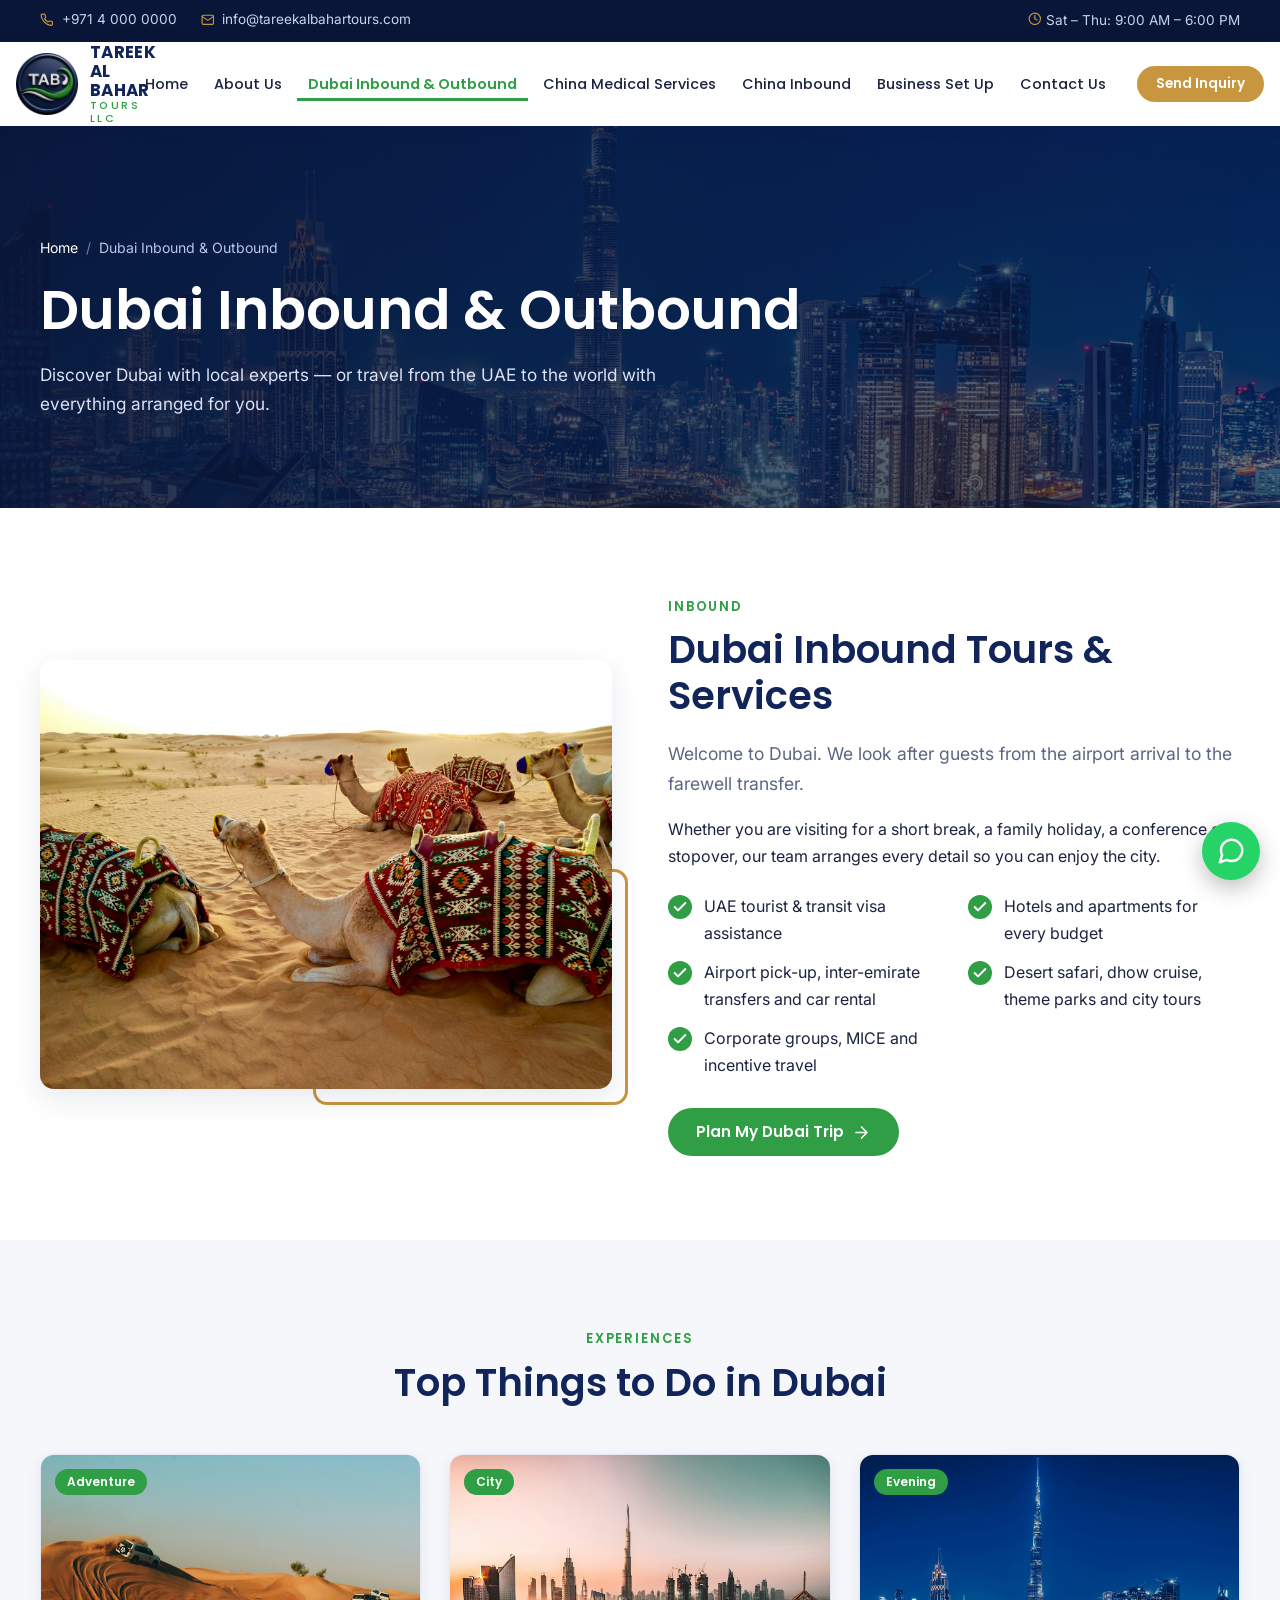
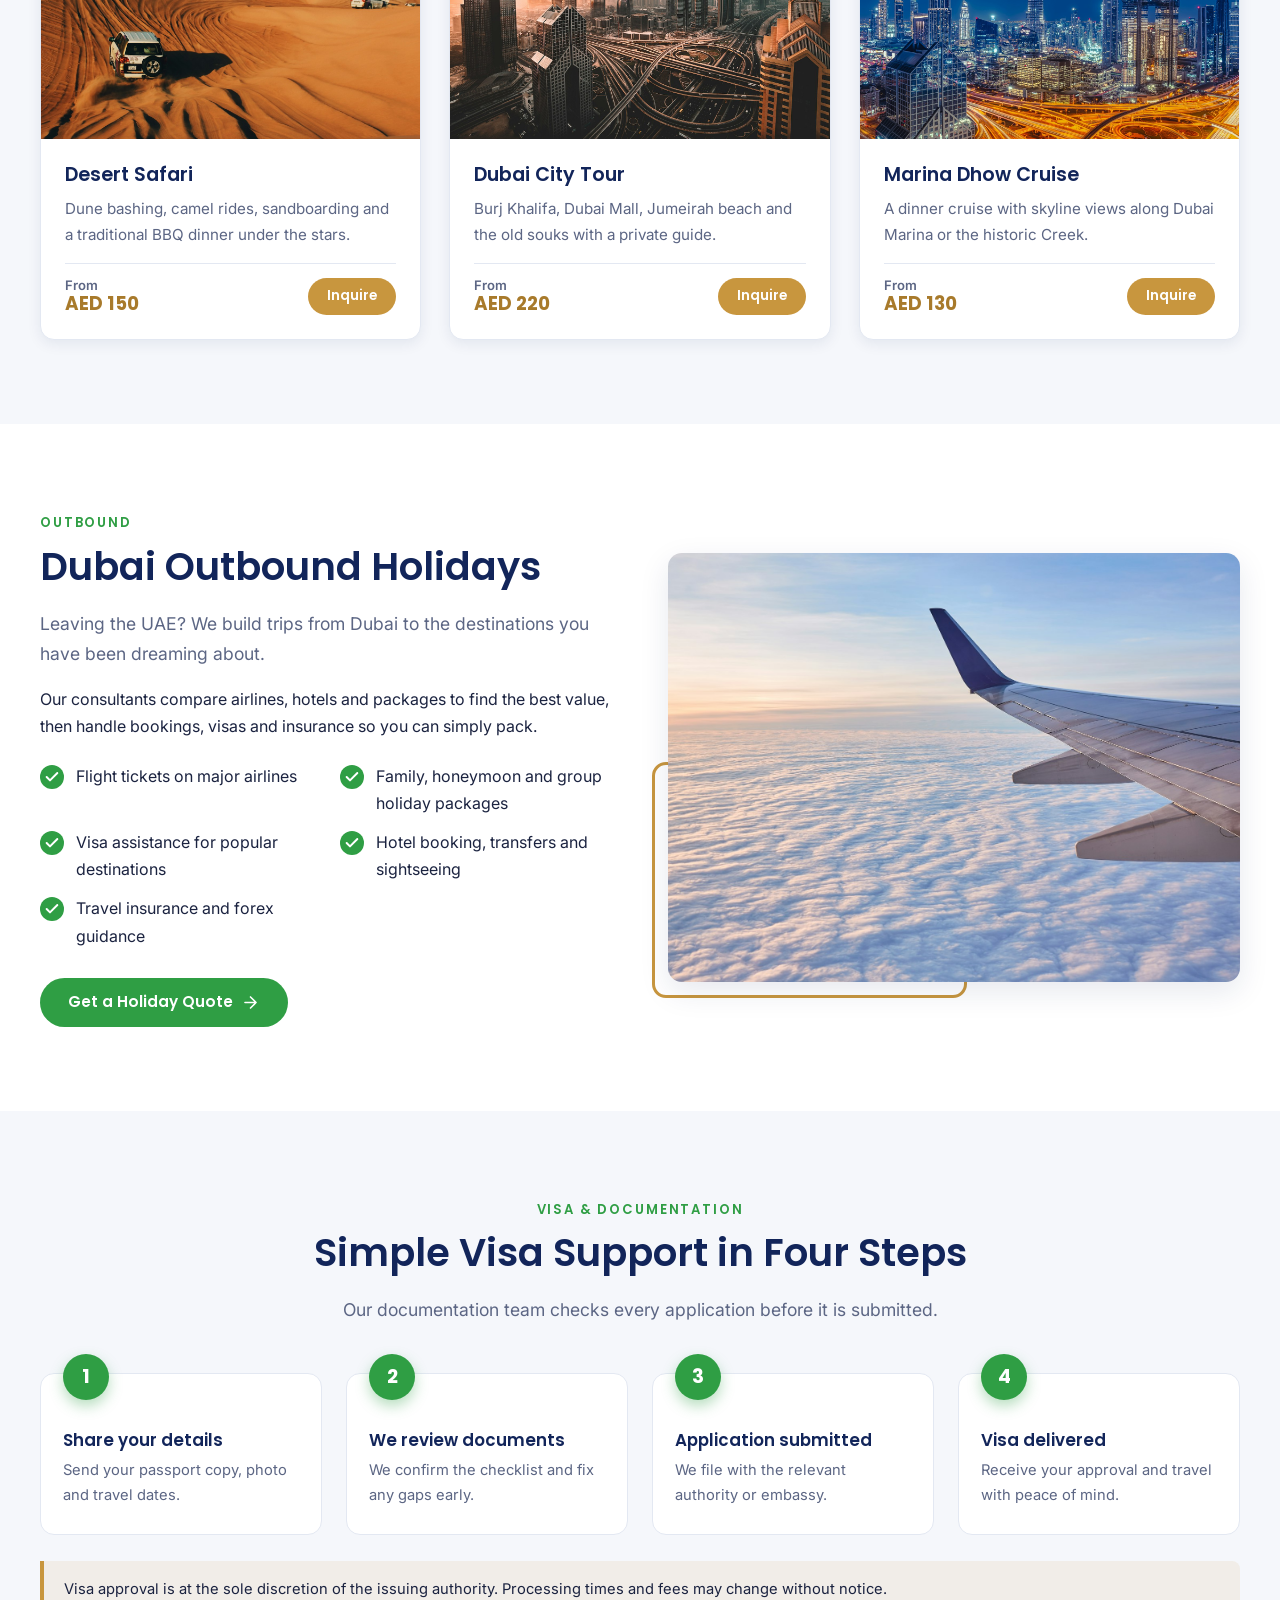
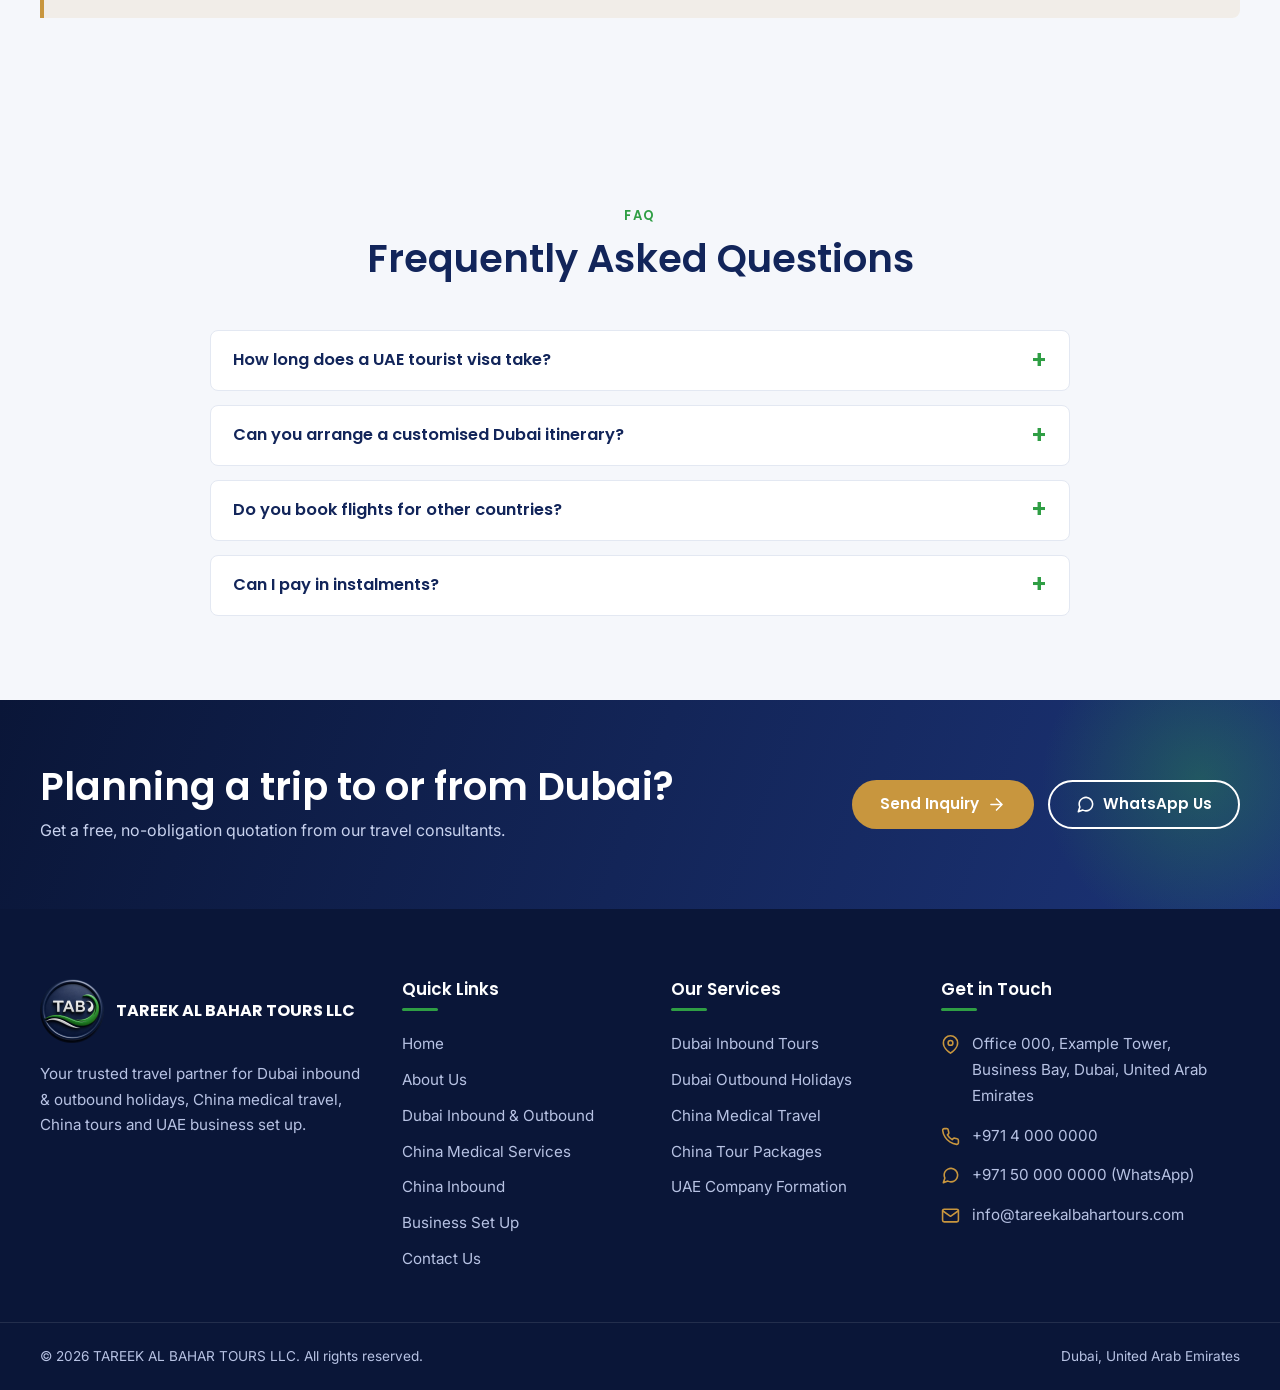
<file: dubai-inbound-outbound/index.html>
<!DOCTYPE html>
<html lang="en">
<head>
<meta charset="utf-8">
<meta name="viewport" content="width=device-width, initial-scale=1">
<title>Dubai Inbound &amp; Outbound Tours, Visas &amp; Holidays | TAREEK AL BAHAR</title>
<meta name="description" content="Dubai inbound tours, desert safaris, UAE visas, hotels, flights and outbound holiday packages from a trusted Dubai travel agency — TAREEK AL BAHAR TOURS LLC.">
<link rel="canonical" href="https://www.tareekalbahartours.com/dubai-inbound-outbound/">
<meta name="theme-color" content="#12255a">
<meta property="og:type" content="website">
<meta property="og:site_name" content="TAREEK AL BAHAR TOURS LLC">
<meta property="og:title" content="Dubai Inbound &amp; Outbound Tours, Visas &amp; Holidays | TAREEK AL BAHAR">
<meta property="og:description" content="Dubai inbound tours, desert safaris, UAE visas, hotels, flights and outbound holiday packages from a trusted Dubai travel agency — TAREEK AL BAHAR TOURS LLC.">
<meta property="og:url" content="https://www.tareekalbahartours.com/dubai-inbound-outbound/">
<meta property="og:image" content="https://www.tareekalbahartours.com/assets/img/dubai-night.jpg">
<meta name="twitter:card" content="summary_large_image">
<link rel="icon" type="image/png" href="../assets/img/favicon.png">
<link rel="apple-touch-icon" href="../assets/img/apple-touch-icon.png">
<link rel="preconnect" href="https://fonts.googleapis.com">
<link rel="preconnect" href="https://fonts.gstatic.com" crossorigin>
<link href="https://fonts.googleapis.com/css2?family=Inter:wght@400;500;600&family=Poppins:wght@500;600;700&display=swap" rel="stylesheet">
<link rel="stylesheet" href="../assets/css/style.css">
<script type="application/ld+json">
{
  "@context": "https://schema.org",
  "@type": "BreadcrumbList",
  "itemListElement": [
    {"@type": "ListItem", "position": 1, "name": "Home", "item": "https://www.tareekalbahartours.com/"},
    {"@type": "ListItem", "position": 2, "name": "Dubai Inbound & Outbound", "item": "https://www.tareekalbahartours.com/dubai-inbound-outbound/"}
  ]
}
</script>
</head>
<body>
<svg xmlns="http://www.w3.org/2000/svg" style="display:none" aria-hidden="true"><symbol id="i-phone" viewBox="0 0 24 24"><path d="M22 16.92v3a2 2 0 0 1-2.18 2 19.79 19.79 0 0 1-8.63-3.07 19.5 19.5 0 0 1-6-6 19.79 19.79 0 0 1-3.07-8.67A2 2 0 0 1 4.11 2h3a2 2 0 0 1 2 1.72 12.84 12.84 0 0 0 .7 2.81 2 2 0 0 1-.45 2.11L8.09 9.91a16 16 0 0 0 6 6l1.27-1.27a2 2 0 0 1 2.11-.45 12.84 12.84 0 0 0 2.81.7A2 2 0 0 1 22 16.92z"/></symbol><symbol id="i-mail" viewBox="0 0 24 24"><path d="M4 4h16a2 2 0 0 1 2 2v12a2 2 0 0 1-2 2H4a2 2 0 0 1-2-2V6a2 2 0 0 1 2-2z"/><path d="M22 6l-10 7L2 6"/></symbol><symbol id="i-pin" viewBox="0 0 24 24"><path d="M21 10c0 7-9 13-9 13s-9-6-9-13a9 9 0 0 1 18 0z"/><circle cx="12" cy="10" r="3"/></symbol><symbol id="i-clock" viewBox="0 0 24 24"><circle cx="12" cy="12" r="10"/><path d="M12 6v6l4 2"/></symbol><symbol id="i-check" viewBox="0 0 24 24"><path d="M20 6L9 17l-5-5"/></symbol><symbol id="i-arrow" viewBox="0 0 24 24"><path d="M5 12h14M12 5l7 7-7 7"/></symbol><symbol id="i-globe" viewBox="0 0 24 24"><circle cx="12" cy="12" r="10"/><path d="M2 12h20"/><path d="M12 2a15.3 15.3 0 0 1 4 10 15.3 15.3 0 0 1-4 10 15.3 15.3 0 0 1-4-10 15.3 15.3 0 0 1 4-10z"/></symbol><symbol id="i-briefcase" viewBox="0 0 24 24"><rect x="2" y="7" width="20" height="14" rx="2"/><path d="M16 21V5a2 2 0 0 0-2-2h-4a2 2 0 0 0-2 2v16"/></symbol><symbol id="i-heart" viewBox="0 0 24 24"><path d="M20.84 4.61a5.5 5.5 0 0 0-7.78 0L12 5.67l-1.06-1.06a5.5 5.5 0 0 0-7.78 7.78l1.06 1.06L12 21.23l7.78-7.78 1.06-1.06a5.5 5.5 0 0 0 0-7.78z"/></symbol><symbol id="i-shield" viewBox="0 0 24 24"><path d="M12 22s8-4 8-10V5l-8-3-8 3v7c0 6 8 10 8 10z"/></symbol><symbol id="i-users" viewBox="0 0 24 24"><path d="M17 21v-2a4 4 0 0 0-4-4H5a4 4 0 0 0-4 4v2"/><circle cx="9" cy="7" r="4"/><path d="M23 21v-2a4 4 0 0 0-3-3.87"/><path d="M16 3.13a4 4 0 0 1 0 7.75"/></symbol><symbol id="i-star" viewBox="0 0 24 24"><polygon points="12 2 15.09 8.26 22 9.27 17 14.14 18.18 21.02 12 17.77 5.82 21.02 7 14.14 2 9.27 8.91 8.26 12 2"/></symbol><symbol id="i-file" viewBox="0 0 24 24"><path d="M14 2H6a2 2 0 0 0-2 2v16a2 2 0 0 0 2 2h12a2 2 0 0 0 2-2V8z"/><path d="M14 2v6h6"/><path d="M16 13H8"/><path d="M16 17H8"/><path d="M10 9H8"/></symbol><symbol id="i-send" viewBox="0 0 24 24"><path d="M22 2L11 13"/><path d="M22 2l-7 20-4-9-9-4 20-7z"/></symbol><symbol id="i-compass" viewBox="0 0 24 24"><circle cx="12" cy="12" r="10"/><polygon points="16.24 7.76 14.12 14.12 7.76 16.24 9.88 9.88 16.24 7.76"/></symbol><symbol id="i-home" viewBox="0 0 24 24"><path d="M3 9l9-7 9 7v11a2 2 0 0 1-2 2H5a2 2 0 0 1-2-2z"/><path d="M9 22V12h6v10"/></symbol><symbol id="i-nav" viewBox="0 0 24 24"><polygon points="3 11 22 2 13 21 11 13 3 11"/></symbol><symbol id="i-sun" viewBox="0 0 24 24"><circle cx="12" cy="12" r="5"/><path d="M12 1v2M12 21v2M4.22 4.22l1.42 1.42M18.36 18.36l1.42 1.42M1 12h2M21 12h2M4.22 19.78l1.42-1.42M18.36 5.64l1.42-1.42"/></symbol><symbol id="i-award" viewBox="0 0 24 24"><circle cx="12" cy="8" r="7"/><path d="M8.21 13.89L7 23l5-3 5 3-1.21-9.12"/></symbol><symbol id="i-headset" viewBox="0 0 24 24"><path d="M3 18v-6a9 9 0 0 1 18 0v6"/><path d="M21 19a2 2 0 0 1-2 2h-1a2 2 0 0 1-2-2v-3a2 2 0 0 1 2-2h3zM3 19a2 2 0 0 0 2 2h1a2 2 0 0 0 2-2v-3a2 2 0 0 0-2-2H3z"/></symbol><symbol id="i-dollar" viewBox="0 0 24 24"><path d="M12 1v22"/><path d="M17 5H9.5a3.5 3.5 0 0 0 0 7h5a3.5 3.5 0 0 1 0 7H6"/></symbol><symbol id="i-chat" viewBox="0 0 24 24"><path d="M21 11.5a8.38 8.38 0 0 1-.9 3.8 8.5 8.5 0 0 1-7.6 4.7 8.38 8.38 0 0 1-3.8-.9L3 21l1.9-5.7a8.38 8.38 0 0 1-.9-3.8 8.5 8.5 0 0 1 4.7-7.6 8.38 8.38 0 0 1 3.8-.9h.5a8.48 8.48 0 0 1 8 8v.5z"/></symbol><symbol id="i-menu" viewBox="0 0 24 24"><path d="M3 12h18M3 6h18M3 18h18"/></symbol><symbol id="i-building" viewBox="0 0 24 24"><rect x="4" y="2" width="16" height="20" rx="2"/><path d="M9 22v-4h6v4"/><path d="M8 6h.01M12 6h.01M16 6h.01M8 10h.01M12 10h.01M16 10h.01M8 14h.01M12 14h.01M16 14h.01"/></symbol><symbol id="i-clipboard" viewBox="0 0 24 24"><path d="M16 4h2a2 2 0 0 1 2 2v14a2 2 0 0 1-2 2H6a2 2 0 0 1-2-2V6a2 2 0 0 1 2-2h2"/><rect x="8" y="2" width="8" height="4" rx="1"/></symbol><symbol id="i-map" viewBox="0 0 24 24"><path d="M1 6v16l7-4 8 4 7-4V2l-7 4-8-4-7 4z"/><path d="M8 2v16"/><path d="M16 6v16"/></symbol><symbol id="i-calendar" viewBox="0 0 24 24"><rect x="3" y="4" width="18" height="18" rx="2"/><path d="M16 2v4M8 2v4M3 10h18"/></symbol><symbol id="i-plane" viewBox="0 0 24 24"><path d="M17.8 19.2L16 11l3.5-3.5C21 6 21.5 4 21 3c-1-.5-3 0-4.5 1.5L13 8 4.8 6.2c-.5-.1-.9.1-1.1.5l-.3.5c-.2.5-.1 1 .3 1.3L9 12l-2 3H4l-1 1 3 2 2 3 1-1v-3l3-2 3.5 5.3c.3.4.8.5 1.3.3l.5-.2c.4-.3.6-.7.5-1.2z"/></symbol><symbol id="i-stetho" viewBox="0 0 24 24"><path d="M4.8 2.3A.3.3 0 1 0 5 2H4a2 2 0 0 0-2 2v5a6 6 0 0 0 6 6 6 6 0 0 0 6-6V4a2 2 0 0 0-2-2h-1a.2.2 0 1 0 .3.3"/><path d="M8 15v1a6 6 0 0 0 6 6 6 6 0 0 0 6-6v-4"/><circle cx="20" cy="10" r="2"/></symbol><symbol id="i-translate" viewBox="0 0 24 24"><path d="M5 8l6 6"/><path d="M4 14l6-6 2-3"/><path d="M2 5h12"/><path d="M7 2h1"/><path d="M22 22l-5-10-5 10"/><path d="M14 18h6"/></symbol><symbol id="i-bed" viewBox="0 0 24 24"><path d="M2 4v16"/><path d="M2 8h18a2 2 0 0 1 2 2v10"/><path d="M2 17h20"/><path d="M6 8v9"/></symbol></svg>

<a class="skip-link" href="#main">Skip to content</a>
<div class="topbar">
  <div class="container topbar__inner">
    <ul class="topbar__list">
      <li><a href="tel:+97140000000"><svg class="icon" aria-hidden="true"><use href="#i-phone"/></svg> +971 4 000 0000</a></li>
      <li><a href="mailto:info@tareekalbahartours.com"><svg class="icon" aria-hidden="true"><use href="#i-mail"/></svg> info@tareekalbahartours.com</a></li>
    </ul>
    <ul class="topbar__list topbar__list--right">
      <li><svg class="icon" aria-hidden="true"><use href="#i-clock"/></svg> Sat – Thu: 9:00 AM – 6:00 PM</li>
    </ul>
  </div>
</div>
<header class="site-header">
  <div class="container site-header__inner">
    <a class="brand" href="../" aria-label="TAREEK AL BAHAR TOURS LLC – home">
      <img src="../assets/img/logo.png" alt="TAREEK AL BAHAR TOURS logo" width="512" height="512">
      <span class="brand__name">TAREEK AL BAHAR<small>TOURS LLC</small></span>
    </a>
    <nav class="main-nav" id="main-nav" aria-label="Main navigation">
      <ul class="main-nav__list"><li><a href="../">Home</a></li><li><a href="../about-us/">About Us</a></li><li><a href="../dubai-inbound-outbound/" aria-current="page">Dubai Inbound &amp; Outbound</a></li><li><a href="../china-medical-services/">China Medical Services</a></li><li><a href="../china-inbound/">China Inbound</a></li><li><a href="../business-setup/">Business Set Up</a></li><li><a href="../contact-us/">Contact Us</a></li></ul>
    </nav>
    <div class="header-cta">
      <a class="btn btn--primary btn--sm" href="../contact-us/">Send Inquiry</a>
      <button class="nav-toggle" type="button" aria-label="Toggle menu" aria-expanded="false" aria-controls="main-nav"><svg class="icon" aria-hidden="true"><use href="#i-menu"/></svg></button>
    </div>
  </div>
</header>
<main id="main">


<section class="page-banner bg-dubai-night">
  <div class="container">
    <ol class="breadcrumb" aria-label="Breadcrumb"><li><a href="../">Home</a></li><li aria-current="page">Dubai Inbound &amp; Outbound</li></ol>
    <h1>Dubai Inbound &amp; Outbound</h1>
    <p>Discover Dubai with local experts — or travel from the UAE to the world with everything arranged for you.</p>
  </div>
</section>

<section class="section" id="inbound" aria-labelledby="inbound-title">
  <div class="container split">
    <div class="split__media"><img src="../assets/img/dubai-desert.jpg" alt="Camels resting on Dubai desert sand" width="1600" height="1210" loading="lazy" decoding="async"></div>
    <div>
      <span class="eyebrow">Inbound</span>
      <h2 id="inbound-title">Dubai Inbound Tours &amp; Services</h2>
      <p class="lead">Welcome to Dubai. We look after guests from the airport arrival to the farewell transfer.</p>
      <p>Whether you are visiting for a short break, a family holiday, a conference or a stopover, our team arranges every detail so you can enjoy the city.</p>
      <ul class="check-list check-list--2col"><li><svg class="icon" aria-hidden="true"><use href="#i-check"/></svg> <span>UAE tourist &amp; transit visa assistance</span></li><li><svg class="icon" aria-hidden="true"><use href="#i-check"/></svg> <span>Hotels and apartments for every budget</span></li><li><svg class="icon" aria-hidden="true"><use href="#i-check"/></svg> <span>Airport pick-up, inter-emirate transfers and car rental</span></li><li><svg class="icon" aria-hidden="true"><use href="#i-check"/></svg> <span>Desert safari, dhow cruise, theme parks and city tours</span></li><li><svg class="icon" aria-hidden="true"><use href="#i-check"/></svg> <span>Corporate groups, MICE and incentive travel</span></li></ul>
      <a class="btn btn--green" href="../contact-us/">Plan My Dubai Trip <svg class="icon" aria-hidden="true"><use href="#i-arrow"/></svg></a>
    </div>
  </div>
</section>

<section class="section section--alt" aria-labelledby="experiences-title">
  <div class="container">
    <div class="section-head"><span class="eyebrow">Experiences</span><h2>Top Things to Do in Dubai</h2></div>
    <div class="grid grid--3">
      <article class="card"><div class="card__media"><img src="../assets/img/dubai-safari.jpg" alt="Desert safari vehicles on the dunes" width="1600" height="1067" loading="lazy" decoding="async"><span class="card__tag">Adventure</span></div><div class="card__body"><h3>Desert Safari</h3><p>Dune bashing, camel rides, sandboarding and a traditional BBQ dinner under the stars.</p><div class="card__foot"><span class="card__price">From<strong>AED 150</strong></span><a class="btn btn--primary btn--sm" href="../contact-us/">Inquire</a></div></div></article>
      <article class="card"><div class="card__media"><img src="../assets/img/hero-dubai.jpg" alt="Burj Khalifa above Dubai highways" width="1600" height="1067" loading="lazy" decoding="async"><span class="card__tag">City</span></div><div class="card__body"><h3>Dubai City Tour</h3><p>Burj Khalifa, Dubai Mall, Jumeirah beach and the old souks with a private guide.</p><div class="card__foot"><span class="card__price">From<strong>AED 220</strong></span><a class="btn btn--primary btn--sm" href="../contact-us/">Inquire</a></div></div></article>
      <article class="card"><div class="card__media"><img src="../assets/img/dubai-night.jpg" alt="Dubai skyline lit up at night" width="1600" height="1067" loading="lazy" decoding="async"><span class="card__tag">Evening</span></div><div class="card__body"><h3>Marina Dhow Cruise</h3><p>A dinner cruise with skyline views along Dubai Marina or the historic Creek.</p><div class="card__foot"><span class="card__price">From<strong>AED 130</strong></span><a class="btn btn--primary btn--sm" href="../contact-us/">Inquire</a></div></div></article>
    </div>
  </div>
</section>

<section class="section" id="outbound" aria-labelledby="outbound-title">
  <div class="container split split--reverse">
    <div class="split__media"><img src="../assets/img/travel-flight.jpg" alt="Aeroplane wing above the clouds" width="1600" height="1067" loading="lazy" decoding="async"></div>
    <div>
      <span class="eyebrow">Outbound</span>
      <h2 id="outbound-title">Dubai Outbound Holidays</h2>
      <p class="lead">Leaving the UAE? We build trips from Dubai to the destinations you have been dreaming about.</p>
      <p>Our consultants compare airlines, hotels and packages to find the best value, then handle bookings, visas and insurance so you can simply pack.</p>
      <ul class="check-list check-list--2col"><li><svg class="icon" aria-hidden="true"><use href="#i-check"/></svg> <span>Flight tickets on major airlines</span></li><li><svg class="icon" aria-hidden="true"><use href="#i-check"/></svg> <span>Family, honeymoon and group holiday packages</span></li><li><svg class="icon" aria-hidden="true"><use href="#i-check"/></svg> <span>Visa assistance for popular destinations</span></li><li><svg class="icon" aria-hidden="true"><use href="#i-check"/></svg> <span>Hotel booking, transfers and sightseeing</span></li><li><svg class="icon" aria-hidden="true"><use href="#i-check"/></svg> <span>Travel insurance and forex guidance</span></li></ul>
      <a class="btn btn--green" href="../contact-us/">Get a Holiday Quote <svg class="icon" aria-hidden="true"><use href="#i-arrow"/></svg></a>
    </div>
  </div>
</section>

<section class="section section--alt" id="visas" aria-labelledby="visas-title">
  <div class="container">
    <div class="section-head"><span class="eyebrow">Visa &amp; Documentation</span><h2>Simple Visa Support in Four Steps</h2><p class="lead">Our documentation team checks every application before it is submitted.</p></div>
    <ol class="steps"><li class="steps__item"><h3>Share your details</h3><p>Send your passport copy, photo and travel dates.</p></li><li class="steps__item"><h3>We review documents</h3><p>We confirm the checklist and fix any gaps early.</p></li><li class="steps__item"><h3>Application submitted</h3><p>We file with the relevant authority or embassy.</p></li><li class="steps__item"><h3>Visa delivered</h3><p>Receive your approval and travel with peace of mind.</p></li></ol>
    <p class="notice">Visa approval is at the sole discretion of the issuing authority. Processing times and fees may change without notice.</p>
  </div>
</section>


<section class="section section--alt" aria-labelledby="faq-title">
  <div class="container">
    <div class="section-head"><span class="eyebrow">FAQ</span><h2 id="faq-title">Frequently Asked Questions</h2></div>
    <div class="faq"><details><summary>How long does a UAE tourist visa take?</summary><p>Processing is usually 2–5 working days once documents are complete. Urgent options may be available — contact us for current timelines.</p></details><details><summary>Can you arrange a customised Dubai itinerary?</summary><p>Yes. Tell us your dates, group size and interests and we will build a plan with hotels, transfers and activities that fit your budget.</p></details><details><summary>Do you book flights for other countries?</summary><p>Absolutely. Our outbound team books flights, hotels and complete holiday packages to destinations worldwide.</p></details><details><summary>Can I pay in instalments?</summary><p>Payment terms depend on the package and supplier. Speak to a consultant about the available options.</p></details></div>
  </div>
</section>

<section class="cta-band" aria-labelledby="cta-title">
  <div class="container cta-band__inner">
    <div>
      <h2 id="cta-title">Planning a trip to or from Dubai?</h2>
      <p>Get a free, no-obligation quotation from our travel consultants.</p>
    </div>
    <div class="cta-band__actions">
      <a class="btn btn--primary" href="../contact-us/">Send Inquiry <svg class="icon" aria-hidden="true"><use href="#i-arrow"/></svg></a>
      <a class="btn btn--outline" href="https://wa.me/971500000000" rel="noopener"><svg class="icon" aria-hidden="true"><use href="#i-chat"/></svg> WhatsApp Us</a>
    </div>
  </div>
</section>

</main>

<footer class="site-footer">
  <div class="container footer-grid">
    <div>
      <div class="footer-brand">
        <img src="../assets/img/logo.png" alt="TAREEK AL BAHAR TOURS logo" width="512" height="512" loading="lazy">
        <span>TAREEK AL BAHAR TOURS LLC</span>
      </div>
      <p>Your trusted travel partner for Dubai inbound &amp; outbound holidays, China medical travel, China tours and UAE business set up.</p>
    </div>
    <div>
      <h3>Quick Links</h3>
      <ul class="footer-links"><li><a href="../">Home</a></li><li><a href="../about-us/">About Us</a></li><li><a href="../dubai-inbound-outbound/">Dubai Inbound &amp; Outbound</a></li><li><a href="../china-medical-services/">China Medical Services</a></li><li><a href="../china-inbound/">China Inbound</a></li><li><a href="../business-setup/">Business Set Up</a></li><li><a href="../contact-us/">Contact Us</a></li></ul>
    </div>
    <div>
      <h3>Our Services</h3>
      <ul class="footer-links">
        <li><a href="../dubai-inbound-outbound/#inbound">Dubai Inbound Tours</a></li>
        <li><a href="../dubai-inbound-outbound/#outbound">Dubai Outbound Holidays</a></li>
        <li><a href="../china-medical-services/">China Medical Travel</a></li>
        <li><a href="../china-inbound/">China Tour Packages</a></li>
        <li><a href="../business-setup/">UAE Company Formation</a></li>
      </ul>
    </div>
    <div>
      <h3>Get in Touch</h3>
      <ul class="footer-contact">
        <li><svg class="icon" aria-hidden="true"><use href="#i-pin"/></svg> <span>Office 000, Example Tower, Business Bay, Dubai, United Arab Emirates</span></li>
        <li><svg class="icon" aria-hidden="true"><use href="#i-phone"/></svg> <a href="tel:+97140000000">+971 4 000 0000</a></li>
        <li><svg class="icon" aria-hidden="true"><use href="#i-chat"/></svg> <a href="https://wa.me/971500000000" rel="noopener">+971 50 000 0000 (WhatsApp)</a></li>
        <li><svg class="icon" aria-hidden="true"><use href="#i-mail"/></svg> <a href="mailto:info@tareekalbahartours.com">info@tareekalbahartours.com</a></li>
      </ul>
    </div>
  </div>
  <div class="footer-bottom">
    <div class="container footer-bottom__inner">
      <span>&copy; 2026 TAREEK AL BAHAR TOURS LLC. All rights reserved.</span>
      <span>Dubai, United Arab Emirates</span>
    </div>
  </div>
</footer>
<a class="whatsapp-float" href="https://wa.me/971500000000" rel="noopener" aria-label="Chat with us on WhatsApp"><svg class="icon" aria-hidden="true"><use href="#i-chat"/></svg></a>
<script src="../assets/js/main.js" defer></script>
</body>
</html>
</file>
<file: assets/css/style.css>
/* ==========================================================================
   TAREEK AL BAHAR TOURS LLC — global stylesheet
   Structure: tokens > base > layout > components > sections > utilities
   Every block is a self-contained section (.section) made of a .container
   plus reusable components, so it maps 1:1 to Elementor sections/widgets.
   ========================================================================== */

/* ---------- 1. Design tokens ---------- */
:root {
  --navy: #12255a;
  --navy-dark: #0a1638;
  --navy-soft: #1c3478;
  --green: #2f9e44;
  --green-dark: #23782f;
  --gold: #c8963e;
  --gold-dark: #a87a2b;
  --ink: #1b2340;
  --muted: #5c6684;
  --line: #e3e8f2;
  --bg: #f5f7fb;
  --white: #ffffff;

  --font-head: "Poppins", "Segoe UI", system-ui, sans-serif;
  --font-body: "Inter", "Segoe UI", system-ui, sans-serif;

  --radius: 14px;
  --radius-sm: 8px;
  --shadow: 0 10px 30px rgba(18, 37, 90, 0.10);
  --shadow-sm: 0 4px 14px rgba(18, 37, 90, 0.08);
  --container: 1200px;
  --header-h: 84px;
}

/* ---------- 2. Base ---------- */
*, *::before, *::after { box-sizing: border-box; }
html { scroll-behavior: smooth; scroll-padding-top: 100px; }
body {
  margin: 0;
  font-family: var(--font-body);
  font-size: 16px;
  line-height: 1.7;
  color: var(--ink);
  background: var(--white);
  -webkit-font-smoothing: antialiased;
}
img { max-width: 100%; height: auto; display: block; }
a { color: var(--navy); text-decoration: none; transition: color .2s; }
a:hover { color: var(--green); }
h1, h2, h3, h4 { font-family: var(--font-head); color: var(--navy); line-height: 1.2; margin: 0 0 .5em; font-weight: 600; }
h1 { font-size: clamp(2rem, 4.6vw, 3.4rem); }
h2 { font-size: clamp(1.7rem, 3vw, 2.4rem); }
h3 { font-size: 1.2rem; }
p { margin: 0 0 1em; }
ul, ol { margin: 0; padding: 0; list-style: none; }
.icon { width: 1.25em; height: 1.25em; fill: none; stroke: currentColor; stroke-width: 2; stroke-linecap: round; stroke-linejoin: round; flex: none; }
.skip-link { position: absolute; left: -999px; top: 0; background: var(--navy); color: #fff; padding: .6rem 1rem; z-index: 200; }
.skip-link:focus { left: 0; color: #fff; }
:focus-visible { outline: 3px solid var(--gold); outline-offset: 2px; }

/* ---------- 3. Layout ---------- */
.container { width: min(100% - 2rem, var(--container)); margin-inline: auto; }
.section { padding: 84px 0; }
.section--alt { background: var(--bg); }
.section--navy { background: var(--navy); color: #d7def2; }
.section--navy h2, .section--navy h3 { color: #fff; }
.grid { display: grid; gap: 28px; }
.grid--2 { grid-template-columns: repeat(2, 1fr); }
.grid--3 { grid-template-columns: repeat(3, 1fr); }
.grid--4 { grid-template-columns: repeat(4, 1fr); }
.split { display: grid; grid-template-columns: 1fr 1fr; gap: 56px; align-items: center; }
.split--reverse .split__media { order: 2; }
.section-head { max-width: 720px; margin: 0 auto 48px; text-align: center; }
.section-head--left { margin-left: 0; text-align: left; }
.eyebrow { display: inline-block; font: 600 .82rem/1 var(--font-head); letter-spacing: .14em; text-transform: uppercase; color: var(--green); margin-bottom: 14px; }
.section--navy .eyebrow { color: var(--gold); }
.lead { font-size: 1.1rem; color: var(--muted); }
.section--navy .lead { color: #c1cbe6; }

/* ---------- 4. Buttons ---------- */
.btn {
  display: inline-flex; align-items: center; gap: .55em; white-space: nowrap;
  padding: .85em 1.7em; border-radius: 999px; border: 2px solid transparent;
  font: 600 .95rem/1.2 var(--font-head); cursor: pointer; transition: all .2s;
}
.btn--primary { background: var(--gold); color: #fff; }
.btn--primary:hover { background: var(--gold-dark); color: #fff; transform: translateY(-2px); }
.btn--green { background: var(--green); color: #fff; }
.btn--green:hover { background: var(--green-dark); color: #fff; transform: translateY(-2px); }
.btn--outline { border-color: #fff; color: #fff; }
.btn--outline:hover { background: #fff; color: var(--navy); }
.btn--outline-dark { border-color: var(--navy); color: var(--navy); }
.btn--outline-dark:hover { background: var(--navy); color: #fff; }
.btn--sm { padding: .6em 1.25em; font-size: .85rem; }

/* ---------- 5. Top bar + header ---------- */
.topbar { background: var(--navy-dark); color: #c9d2ee; font-size: .85rem; }
.topbar__inner { display: flex; justify-content: space-between; align-items: center; gap: 16px; min-height: 42px; flex-wrap: wrap; }
.topbar__list { display: flex; gap: 24px; flex-wrap: wrap; }
.topbar a { color: #c9d2ee; display: inline-flex; align-items: center; gap: 8px; }
.topbar a:hover { color: #fff; }
.topbar .icon { color: var(--gold); width: 1em; height: 1em; }

.site-header { position: sticky; top: 0; z-index: 100; background: #fff; box-shadow: 0 2px 16px rgba(18, 37, 90, .08); }
.site-header .container { width: min(100% - 2rem, 1340px); }
.site-header__inner { display: flex; align-items: center; justify-content: space-between; gap: 20px; min-height: var(--header-h); }
.brand { display: flex; align-items: center; gap: 12px; color: var(--navy); }
.brand img { width: 62px; height: 62px; }
.brand__name { font: 700 1.05rem/1.15 var(--font-head); letter-spacing: .02em; color: var(--navy); }
.brand__name small { display: block; font-weight: 500; font-size: .68rem; letter-spacing: .22em; color: var(--green); }
.main-nav__list { display: flex; align-items: center; gap: 4px; }
.main-nav a { display: block; padding: 10px 11px; white-space: nowrap; font: 500 .9rem/1 var(--font-head); color: var(--ink); border-radius: 8px; }
.main-nav a:hover, .main-nav a[aria-current="page"] { color: var(--green); }
.main-nav a[aria-current="page"] { font-weight: 600; box-shadow: inset 0 -3px 0 var(--green); border-radius: 0; }
.header-cta { display: flex; align-items: center; gap: 14px; }
.nav-toggle { display: none; background: none; border: 0; padding: 8px; color: var(--navy); cursor: pointer; }
.nav-toggle .icon { width: 28px; height: 28px; }

/* ---------- 6. Hero (home) ---------- */
.hero { position: relative; color: #fff; background: var(--navy-dark) center/cover no-repeat; padding: 130px 0 170px; isolation: isolate; }
.hero::before { content: ""; position: absolute; inset: 0; background: linear-gradient(100deg, rgba(10, 22, 56, .92) 0%, rgba(10, 22, 56, .68) 55%, rgba(10, 22, 56, .25) 100%); z-index: -1; }
.hero__content { max-width: 690px; }
.hero h1 { color: #fff; margin-bottom: .45em; }
.hero h1 span { color: var(--gold); }
.hero p { font-size: 1.15rem; color: #dbe3f7; max-width: 560px; }
.hero__actions { display: flex; gap: 14px; flex-wrap: wrap; margin-top: 30px; }
.hero__badge { display: inline-flex; align-items: center; gap: 10px; background: rgba(255,255,255,.12); border: 1px solid rgba(255,255,255,.25); padding: 8px 16px; border-radius: 999px; font-size: .85rem; margin-bottom: 22px; backdrop-filter: blur(4px); }
.hero__badge .icon { color: var(--gold); }

.quick-strip { margin-top: -80px; position: relative; z-index: 5; }
.quick-strip__grid { display: grid; grid-template-columns: repeat(4, 1fr); background: #fff; border-radius: var(--radius); box-shadow: var(--shadow); overflow: hidden; }
.quick-strip__item { display: flex; align-items: center; gap: 16px; padding: 26px 24px; border-right: 1px solid var(--line); }
.quick-strip__item:last-child { border-right: 0; }
.quick-strip__item .icon { width: 38px; height: 38px; color: var(--green); }
.quick-strip__item strong { display: block; font: 600 1rem/1.3 var(--font-head); color: var(--navy); }
.quick-strip__item span { font-size: .85rem; color: var(--muted); }

/* ---------- 7. Page banner (inner pages) ---------- */
.page-banner { position: relative; color: #fff; padding: 110px 0 90px; background: var(--navy-dark) center/cover no-repeat; isolation: isolate; }
.page-banner::before { content: ""; position: absolute; inset: 0; background: linear-gradient(100deg, rgba(10, 22, 56, .92), rgba(10, 22, 56, .55)); z-index: -1; }
.page-banner h1 { color: #fff; margin-bottom: .3em; }
.page-banner p { max-width: 640px; color: #d9e1f6; font-size: 1.08rem; margin: 0; }
.breadcrumb { display: flex; flex-wrap: wrap; gap: 8px; font-size: .88rem; margin-bottom: 18px; color: #b9c5e6; }
.breadcrumb a { color: #fff; }
.breadcrumb li + li::before { content: "/"; margin-right: 8px; opacity: .6; }

/* ---------- 8. Cards & boxes ---------- */
.card { background: #fff; border-radius: var(--radius); overflow: hidden; box-shadow: var(--shadow-sm); border: 1px solid var(--line); display: flex; flex-direction: column; transition: transform .25s, box-shadow .25s; }
.card:hover { transform: translateY(-6px); box-shadow: var(--shadow); }
.card__media { position: relative; aspect-ratio: 4 / 3; overflow: hidden; }
.card__media img { width: 100%; height: 100%; object-fit: cover; transition: transform .5s; }
.card:hover .card__media img { transform: scale(1.06); }
.card__tag { position: absolute; left: 14px; top: 14px; background: var(--green); color: #fff; font: 600 .75rem/1 var(--font-head); padding: 7px 12px; border-radius: 999px; }
.card__body { padding: 24px; display: flex; flex-direction: column; flex: 1; }
.card__body p { color: var(--muted); font-size: .95rem; }
.card__foot { margin-top: auto; display: flex; align-items: center; justify-content: space-between; gap: 12px; padding-top: 14px; border-top: 1px solid var(--line); }
.card__price { font: 600 .82rem/1.2 var(--font-body); color: var(--muted); }
.card__price strong { display: block; font: 700 1.15rem/1.2 var(--font-head); color: var(--gold-dark); }
.card__link { display: inline-flex; align-items: center; gap: 8px; font: 600 .9rem/1 var(--font-head); color: var(--green); }
.card__link .icon { width: 1em; height: 1em; transition: transform .2s; }
.card__link:hover .icon { transform: translateX(4px); }

.icon-box { background: #fff; border: 1px solid var(--line); border-radius: var(--radius); padding: 30px 26px; transition: all .25s; height: 100%; }
.icon-box:hover { box-shadow: var(--shadow); border-color: transparent; transform: translateY(-4px); }
.icon-box__icon { width: 58px; height: 58px; border-radius: 14px; background: rgba(47, 158, 68, .1); color: var(--green); display: grid; place-items: center; margin-bottom: 18px; }
.icon-box__icon .icon { width: 28px; height: 28px; }
.icon-box p { color: var(--muted); font-size: .95rem; margin: 0; }
.section--navy .icon-box { background: rgba(255,255,255,.06); border-color: rgba(255,255,255,.14); }
.section--navy .icon-box p { color: #c1cbe6; }
.section--navy .icon-box__icon { background: rgba(200, 150, 62, .18); color: var(--gold); }

.split__media { position: relative; }
.split__media img { border-radius: var(--radius); box-shadow: var(--shadow); width: 100%; aspect-ratio: 4 / 3; object-fit: cover; }
.split__media::after { content: ""; position: absolute; right: -16px; bottom: -16px; width: 55%; height: 55%; border: 3px solid var(--gold); border-radius: var(--radius); z-index: -1; }
.split--reverse .split__media::after { right: auto; left: -16px; }
.split__badge { position: absolute; left: 20px; bottom: 20px; background: var(--navy); color: #fff; border-radius: var(--radius-sm); padding: 14px 20px; box-shadow: var(--shadow); }
.split__badge strong { display: block; font: 700 1.7rem/1 var(--font-head); color: var(--gold); }
.split__badge span { font-size: .8rem; }

.check-list { display: grid; gap: 12px; margin: 22px 0 28px; }
.check-list li { display: flex; gap: 12px; align-items: flex-start; }
.check-list .icon { color: #fff; background: var(--green); border-radius: 50%; padding: 4px; width: 24px; height: 24px; margin-top: 2px; stroke-width: 3; }
.check-list--2col { grid-template-columns: repeat(2, 1fr); column-gap: 28px; }

.pill-list { display: flex; flex-wrap: wrap; gap: 10px; margin-top: 18px; }
.pill-list li { background: #fff; border: 1px solid var(--line); padding: 9px 18px; border-radius: 999px; font-size: .92rem; font-weight: 500; }
.section--alt .pill-list li { background: #fff; }

/* ---------- 9. Stats ---------- */
.stats { display: grid; grid-template-columns: repeat(4, 1fr); gap: 24px; text-align: center; }
.stats__item strong { display: block; font: 700 clamp(2rem, 4vw, 3rem)/1.1 var(--font-head); color: var(--gold); }
.stats__item span { color: #c1cbe6; font-size: .95rem; }

/* ---------- 10. Process steps ---------- */
.steps { display: grid; grid-template-columns: repeat(auto-fit, minmax(190px, 1fr)); gap: 24px; counter-reset: step; }
.steps__item { position: relative; background: #fff; border: 1px solid var(--line); border-radius: var(--radius); padding: 56px 22px 26px; counter-increment: step; }
.steps__item::before { content: counter(step); position: absolute; top: -20px; left: 22px; width: 46px; height: 46px; border-radius: 50%; background: var(--green); color: #fff; font: 700 1.2rem/46px var(--font-head); text-align: center; box-shadow: 0 6px 14px rgba(47, 158, 68, .35); }
.steps__item h3 { font-size: 1.05rem; }
.steps__item p { color: var(--muted); font-size: .92rem; margin: 0; }

/* ---------- 11. FAQ ---------- */
.faq { max-width: 860px; margin-inline: auto; display: grid; gap: 14px; }
.faq details { background: #fff; border: 1px solid var(--line); border-radius: var(--radius-sm); padding: 0 22px; }
.faq summary { cursor: pointer; padding: 18px 28px 18px 0; font: 600 1.02rem/1.4 var(--font-head); color: var(--navy); list-style: none; position: relative; }
.faq summary::-webkit-details-marker { display: none; }
.faq summary::after { content: "+"; position: absolute; right: 0; top: 50%; transform: translateY(-50%); font-size: 1.5rem; color: var(--green); }
.faq details[open] summary::after { content: "–"; }
.faq details p { color: var(--muted); padding-bottom: 18px; margin: 0; }

/* ---------- 12. CTA band ---------- */
.cta-band { background: linear-gradient(110deg, var(--navy-dark), var(--navy-soft)); color: #fff; padding: 64px 0; position: relative; overflow: hidden; }
.cta-band::after { content: ""; position: absolute; right: -80px; top: -80px; width: 320px; height: 320px; border-radius: 50%; background: radial-gradient(var(--green), transparent 70%); opacity: .35; }
.cta-band__inner { display: flex; justify-content: space-between; align-items: center; gap: 30px; flex-wrap: wrap; position: relative; z-index: 1; }
.cta-band h2 { color: #fff; margin-bottom: .2em; }
.cta-band p { margin: 0; color: #c9d3ef; }
.cta-band__actions { display: flex; gap: 14px; flex-wrap: wrap; }

/* ---------- 13. Forms & contact ---------- */
.form-card { background: #fff; border-radius: var(--radius); padding: 38px; box-shadow: var(--shadow); border: 1px solid var(--line); }
.form { display: grid; gap: 18px; }
.form__row { display: grid; grid-template-columns: 1fr 1fr; gap: 18px; }
.form label { display: block; font: 500 .88rem/1 var(--font-head); margin-bottom: 8px; color: var(--navy); }
.form input, .form select, .form textarea { width: 100%; font: inherit; padding: 13px 15px; border: 1.5px solid var(--line); border-radius: var(--radius-sm); background: var(--bg); color: var(--ink); transition: border-color .2s, background .2s; }
.form input:focus, .form select:focus, .form textarea:focus { outline: none; border-color: var(--green); background: #fff; }
.form textarea { min-height: 130px; resize: vertical; }
.form__note { font-size: .82rem; color: var(--muted); margin: 0; }
.form__status { display: none; padding: 12px 16px; border-radius: var(--radius-sm); background: rgba(47, 158, 68, .12); color: var(--green-dark); font-weight: 500; }
.form__status.is-visible { display: block; }

.contact-cards { display: grid; gap: 18px; }
.contact-card { display: flex; gap: 18px; align-items: flex-start; background: #fff; border: 1px solid var(--line); border-radius: var(--radius); padding: 22px; box-shadow: var(--shadow-sm); }
.contact-card__icon { width: 52px; height: 52px; flex: none; border-radius: 12px; background: var(--navy); color: var(--gold); display: grid; place-items: center; }
.contact-card h3 { font-size: 1.02rem; margin-bottom: 4px; }
.contact-card p, .contact-card a { margin: 0; color: var(--muted); font-size: .95rem; display: block; }
.contact-card a:hover { color: var(--green); }
.map-embed { border: 0; width: 100%; height: 420px; border-radius: var(--radius); box-shadow: var(--shadow-sm); }

.notice { background: rgba(200, 150, 62, .1); border-left: 4px solid var(--gold); padding: 16px 20px; border-radius: 0 var(--radius-sm) var(--radius-sm) 0; font-size: .92rem; color: var(--ink); margin-top: 26px; }

/* ---------- 14. Footer ---------- */
.site-footer { background: var(--navy-dark); color: #b7c2e3; padding-top: 70px; font-size: .95rem; }
.footer-grid { display: grid; grid-template-columns: 1.4fr 1fr 1fr 1.3fr; gap: 40px; padding-bottom: 50px; }
.site-footer h3 { color: #fff; font-size: 1.05rem; margin-bottom: 1.2em; position: relative; padding-bottom: 12px; }
.site-footer h3::after { content: ""; position: absolute; left: 0; bottom: 0; width: 36px; height: 3px; background: var(--green); border-radius: 2px; }
.site-footer a { color: #b7c2e3; }
.site-footer a:hover { color: var(--gold); }
.footer-brand { display: flex; align-items: center; gap: 12px; margin-bottom: 18px; }
.footer-brand img { width: 64px; height: 64px; }
.footer-brand span { font: 700 1rem/1.2 var(--font-head); color: #fff; }
.footer-links { display: grid; gap: 10px; }
.footer-contact { display: grid; gap: 14px; }
.footer-contact li { display: flex; gap: 12px; align-items: flex-start; }
.footer-contact .icon { color: var(--gold); margin-top: 4px; }
.footer-bottom { border-top: 1px solid rgba(255,255,255,.1); padding: 22px 0; font-size: .85rem; }
.footer-bottom__inner { display: flex; justify-content: space-between; flex-wrap: wrap; gap: 10px; }

.whatsapp-float { position: fixed; right: 20px; bottom: 20px; z-index: 90; width: 58px; height: 58px; border-radius: 50%; background: #25d366; color: #fff; display: grid; place-items: center; box-shadow: 0 8px 22px rgba(0,0,0,.25); transition: transform .2s; }
.whatsapp-float:hover { transform: scale(1.08); color: #fff; }
.whatsapp-float .icon { width: 30px; height: 30px; }

/* ---------- 15. Responsive ---------- */
@media (max-width: 1080px) {
  .grid--4, .stats { grid-template-columns: repeat(2, 1fr); }
  .footer-grid { grid-template-columns: 1fr 1fr; }
  .quick-strip__grid { grid-template-columns: repeat(2, 1fr); }
  .quick-strip__item:nth-child(2) { border-right: 0; }
  .quick-strip__item:nth-child(-n+2) { border-bottom: 1px solid var(--line); }
  .header-cta .btn { display: none; }
}
@media (max-width: 1180px) {
  .nav-toggle { display: block; }
  .main-nav { position: absolute; left: 0; right: 0; top: 100%; background: #fff; box-shadow: 0 16px 24px rgba(18,37,90,.12); display: none; padding: 10px 16px 20px; }
  .main-nav.is-open { display: block; }
  .main-nav__list { flex-direction: column; align-items: stretch; }
  .main-nav a { padding: 14px 10px; border-bottom: 1px solid var(--line); border-radius: 0; }
  .main-nav a[aria-current="page"] { box-shadow: none; }
  .site-header__inner { position: relative; }
}
@media (max-width: 900px) {
  .split, .grid--2 { grid-template-columns: 1fr; gap: 40px; }
  .split--reverse .split__media { order: 0; }
  .grid--3 { grid-template-columns: repeat(2, 1fr); }
  .section { padding: 64px 0; }
}
@media (max-width: 620px) {
  .grid--3, .grid--4, .stats, .footer-grid, .form__row, .check-list--2col, .quick-strip__grid { grid-template-columns: 1fr; }
  .quick-strip__item { border-right: 0; border-bottom: 1px solid var(--line); }
  .quick-strip__item:last-child { border-bottom: 0; }
  .topbar__list--right, .topbar__list:first-child li:nth-child(2) { display: none; }
  .hero { padding: 90px 0 130px; }
  .page-banner { padding: 80px 0 60px; }
  .form-card { padding: 24px; }
  .brand__name { font-size: .92rem; }
  .brand img { width: 52px; height: 52px; }
  .footer-bottom__inner { flex-direction: column; }
}
@media (prefers-reduced-motion: reduce) {
  * { transition: none !important; scroll-behavior: auto !important; }
}

/* ---------- 16. Background image modifiers (hero + page banners) ---------- */
.bg-hero-dubai { background-image: url("../img/hero-dubai.jpg"); }
.bg-dubai-night { background-image: url("../img/dubai-night.jpg"); }
.bg-dubai-skyline { background-image: url("../img/dubai-skyline.jpg"); }
.bg-business-meeting { background-image: url("../img/business-meeting.jpg"); }
.bg-business-handshake { background-image: url("../img/business-handshake.jpg"); }
.bg-medical-consult { background-image: url("../img/medical-consult.jpg"); }
.bg-china-wall { background-image: url("../img/china-wall.jpg"); }

/* ---------- 17. Small layout helpers ---------- */
.section-gap { height: 48px; }
.pill-list--center { justify-content: center; }
.split--top { align-items: start; }
.section--center { text-align: center; }
</file>
